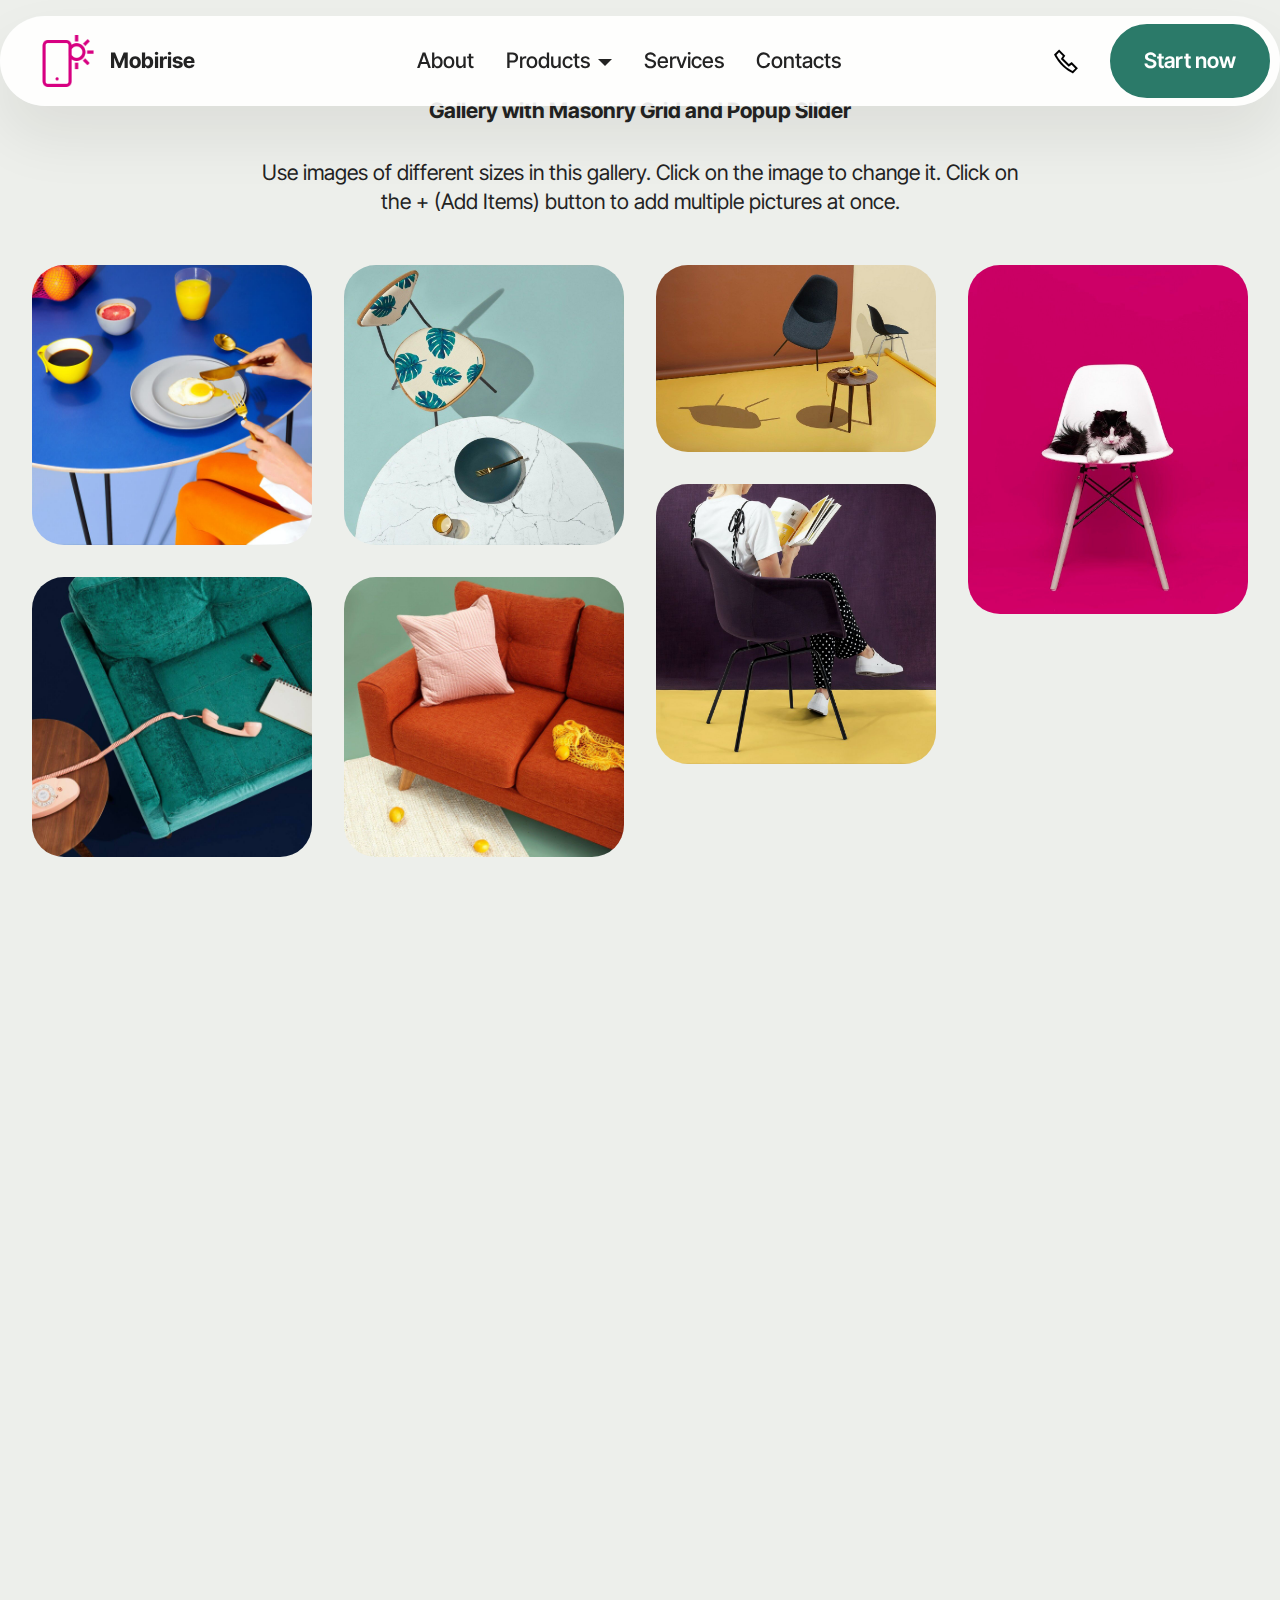
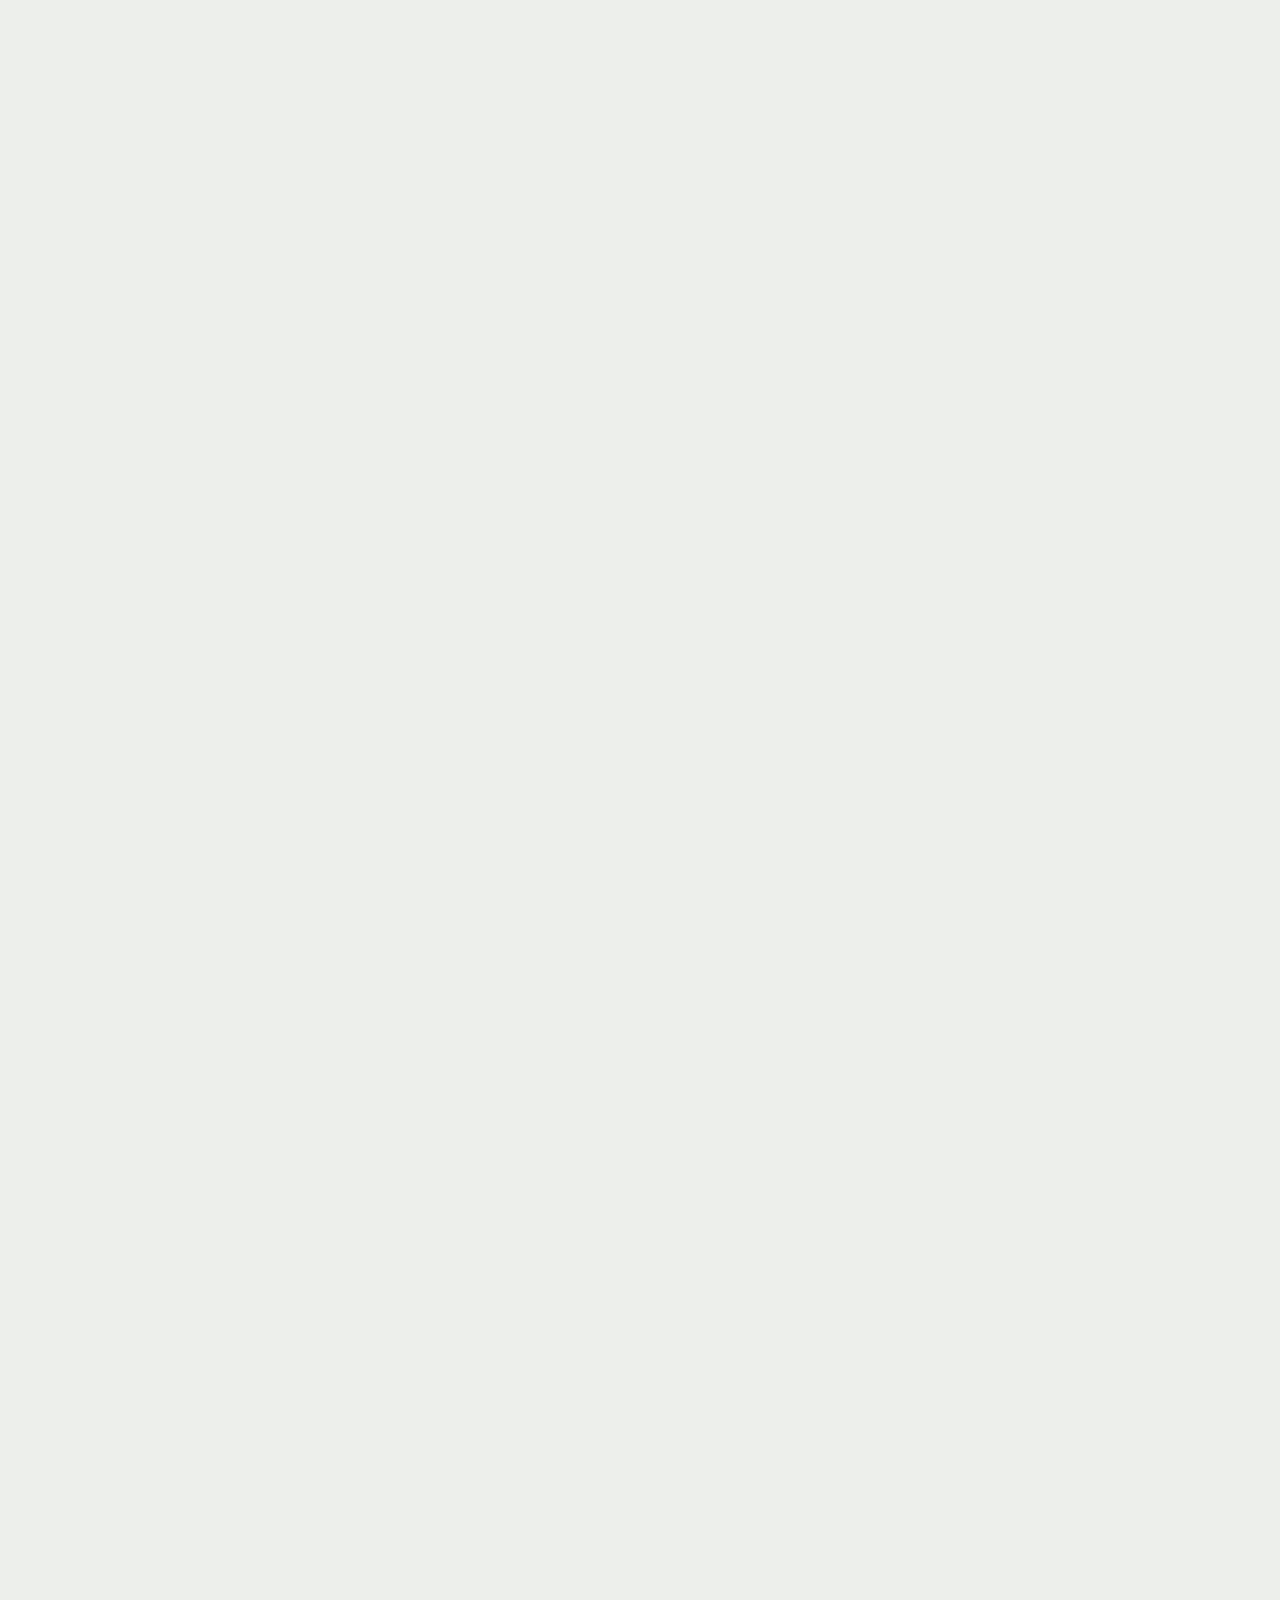
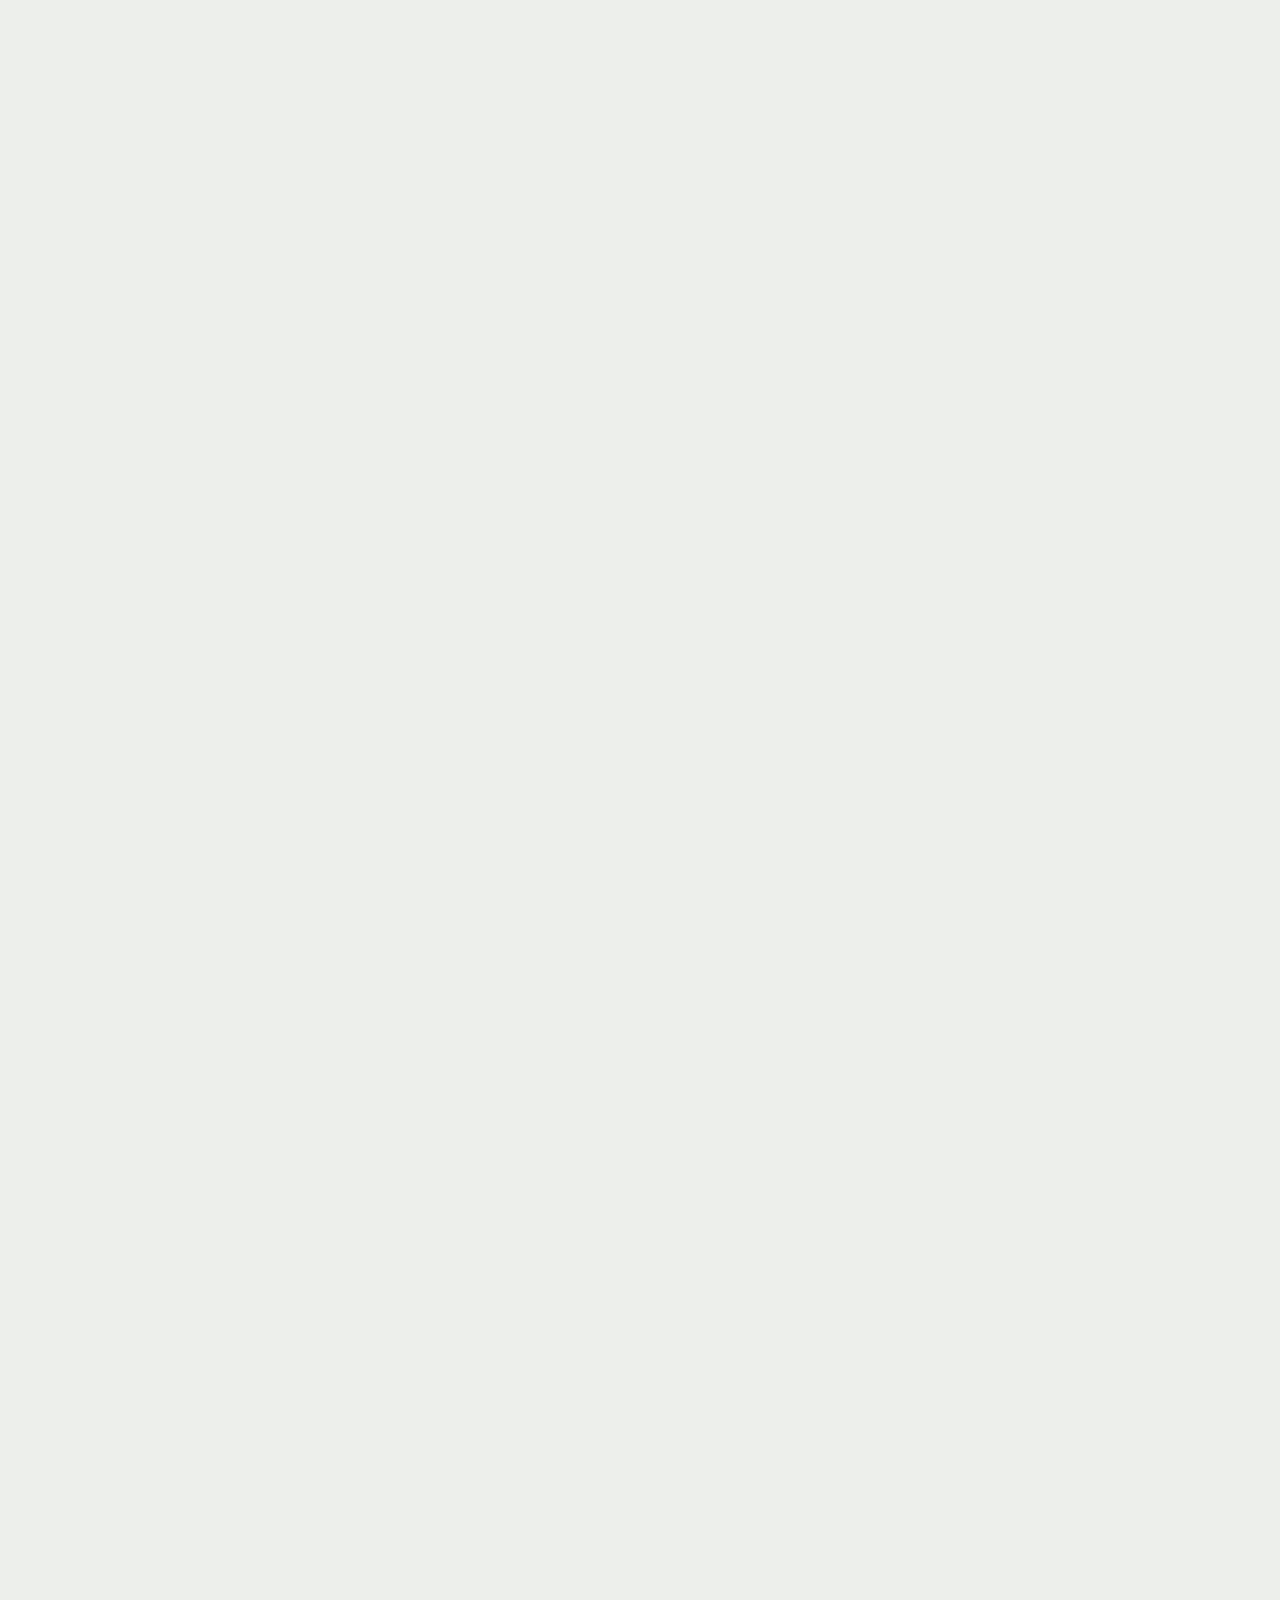
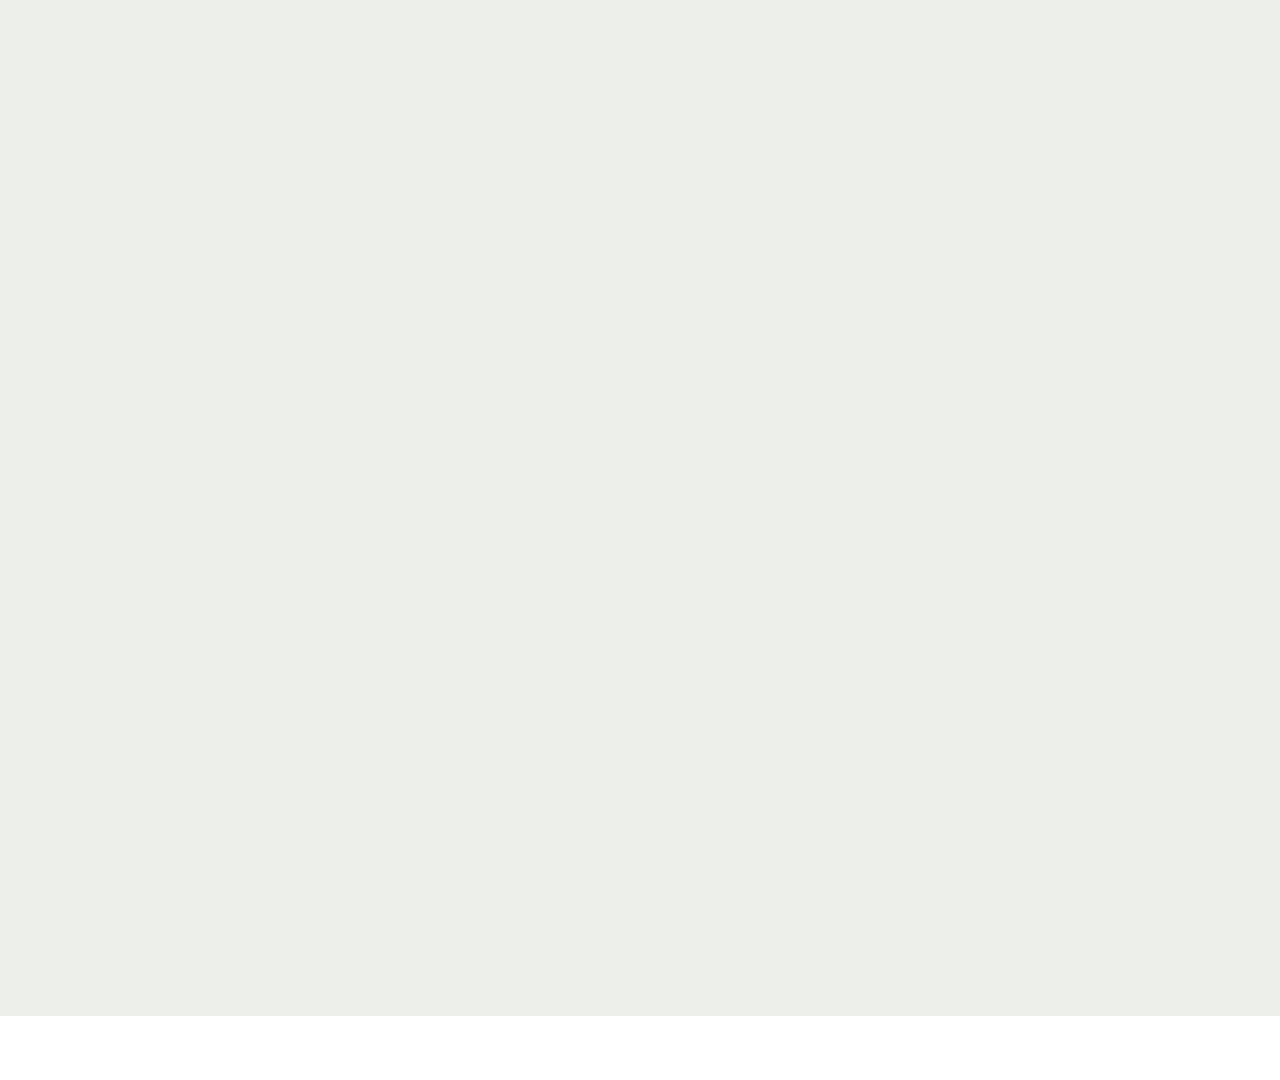
<file: Mobirise_Site/index.html>
<!DOCTYPE html>
<html  >
<head>
  <!-- Site made with Mobirise Website Builder v5.9.18, https://mobirise.com -->
  <meta charset="UTF-8">
  <meta http-equiv="X-UA-Compatible" content="IE=edge">
  <meta name="generator" content="Mobirise v5.9.18, mobirise.com">
  <meta name="viewport" content="width=device-width, initial-scale=1, minimum-scale=1">
  <link rel="shortcut icon" href="assets/images/logo.png" type="image/x-icon">
  <meta name="description" content="">
  
  
  <title>Home</title>
  <link rel="stylesheet" href="assets/web/assets/mobirise-icons2/mobirise2.css">
  <link rel="stylesheet" href="assets/bootstrap/css/bootstrap.min.css">
  <link rel="stylesheet" href="assets/bootstrap/css/bootstrap-grid.min.css">
  <link rel="stylesheet" href="assets/bootstrap/css/bootstrap-reboot.min.css">
  <link rel="stylesheet" href="assets/animatecss/animate.css">
  <link rel="stylesheet" href="assets/dropdown/css/style.css">
  <link rel="stylesheet" href="assets/theme/css/style.css">
  <link rel="stylesheet" href="assets/gallery/style.css">
  <link rel="preload" href="https://fonts.googleapis.com/css?family=Inter+Tight:100,200,300,400,500,600,700,800,900,100i,200i,300i,400i,500i,600i,700i,800i,900i&display=swap" as="style" onload="this.onload=null;this.rel='stylesheet'">
  <noscript><link rel="stylesheet" href="https://fonts.googleapis.com/css?family=Inter+Tight:100,200,300,400,500,600,700,800,900,100i,200i,300i,400i,500i,600i,700i,800i,900i&display=swap"></noscript>
  <link rel="preload" as="style" href="assets/mobirise/css/mbr-additional.css?v=Hh1Vk1"><link rel="stylesheet" href="assets/mobirise/css/mbr-additional.css?v=Hh1Vk1" type="text/css">

  
  
  
</head>
<body>
  
  <section data-bs-version="5.1" class="menu menu2 cid-tJS6tZXiPa" once="menu" id="menu02-0">
	

	<nav class="navbar navbar-dropdown navbar-fixed-top navbar-expand-lg">
		<div class="container">
			<div class="navbar-brand">
				<span class="navbar-logo">
					<a href="https://mobirise.com">
						<img src="assets/images/logo.png" alt="Mobirise Website Builder" style="height: 3.3rem;">
					</a>
				</span>
				<span class="navbar-caption-wrap"><a class="navbar-caption text-black text-primary display-4" href="index.html#header05-1">Mobirise</a></span>
			</div>
			<button class="navbar-toggler" type="button" data-toggle="collapse" data-bs-toggle="collapse" data-target="#navbarSupportedContent" data-bs-target="#navbarSupportedContent" aria-controls="navbarNavAltMarkup" aria-expanded="false" aria-label="Toggle navigation">
				<div class="hamburger">
					<span></span>
					<span></span>
					<span></span>
					<span></span>
				</div>
			</button>
			<div class="collapse navbar-collapse" id="navbarSupportedContent">
				<ul class="navbar-nav nav-dropdown" data-app-modern-menu="true"><li class="nav-item">
						<a class="nav-link link text-black text-primary display-7" href="index.html#header01-7">About</a>
					</li>
					<li class="nav-item dropdown">
						<a class="nav-link link text-black text-primary dropdown-toggle display-7" href="index.html" aria-expanded="false" target="_blank" data-toggle="dropdown-submenu" data-bs-toggle="dropdown" data-bs-auto-close="outside">Products</a><div class="dropdown-menu" aria-labelledby="dropdown-368"><a class="text-black text-primary dropdown-item display-7" href="index.html" target="_blank">Wallet Cases</a><a class="text-black text-primary dropdown-item display-7" href="index.html" target="_blank">Wallet Cases</a><a class="text-black text-primary dropdown-item display-7" href="index.html" target="_blank">Wallet Cases</a><a class="text-black text-primary dropdown-item display-7" href="index.html" target="_blank">Wallet Cases</a><a class="text-black text-primary dropdown-item display-7" href="index.html" target="_blank">Wallet Cases</a><a class="text-black text-primary dropdown-item display-7" href="index.html" target="_blank">Wallet Cases</a></div>
					</li><li class="nav-item"><a class="nav-link link text-black text-primary show display-7" href="index.html" target="_blank">Services</a></li>
					<li class="nav-item">
						<a class="nav-link link text-black text-primary display-7" href="index.html#contacts02-9">Contacts</a>
					</li></ul>
				<div class="icons-menu">
					<a class="iconfont-wrapper" href="https://mobiri.se">
						<span class="p-2 mbr-iconfont mobi-mbri-phone mobi-mbri"></span>
					</a>
					
					
					
				</div>
				<div class="navbar-buttons mbr-section-btn"><a class="btn btn-primary display-4" href="index.html#form02-6"> Start now</a></div>
			</div>
		</div>
	</nav>
</section>

<section data-bs-version="5.1" class="gallery1 mbr-gallery cid-tMlDYtQ5fF" id="gallery02-v">
    

    
    

    <div class="container-fluid">
        <div class="row justify-content-center">
            <div class="col-12 content-head">
                <div class="mbr-section-head mb-5">
                    <h3 class="mbr-section-title mbr-fonts-style align-center m-0 display-7"><strong>Gallery with Masonry Grid and Popup Slider</strong></h3>
                    <h4 class="mbr-section-subtitle mbr-fonts-style align-center mb-0 mt-4 display-7">Use images of different sizes in this gallery. Click on the image to change it. Click on the + (Add Items) button to add multiple pictures at once.</h4>
                </div>
            </div>
        </div>
        <div class="row mbr-gallery mbr-masonry" data-masonry="{&quot;percentPosition&quot;: true }">
            <div class="col-12 col-md-6 col-lg-3 item gallery-image active">
                <div class="item-wrapper" data-toggle="modal" data-bs-toggle="modal" data-target="#uiNYHmXUpn-modal" data-bs-target="#uiNYHmXUpn-modal">
                    <img class="w-100" src="assets/images/gallery03.jpg" alt="Mobirise Website Builder" data-slide-to="0" data-bs-slide-to="0" data-target="#lb-uiNYHmXUpn" data-bs-target="#lb-uiNYHmXUpn">
                    <div class="icon-wrapper">
                        <span class="mobi-mbri mobi-mbri-search mbr-iconfont mbr-iconfont-btn"></span>
                    </div>
                </div>
                
            </div>
            <div class="col-12 col-md-6 col-lg-3 item gallery-image">
                <div class="item-wrapper" data-toggle="modal" data-bs-toggle="modal" data-target="#uiNYHmXUpn-modal" data-bs-target="#uiNYHmXUpn-modal">
                    <img class="w-100" src="assets/images/gallery10.jpg" alt="Mobirise Website Builder" data-slide-to="1" data-bs-slide-to="1" data-target="#lb-uiNYHmXUpn" data-bs-target="#lb-uiNYHmXUpn">
                    <div class="icon-wrapper">
                        <span class="mobi-mbri mobi-mbri-search mbr-iconfont mbr-iconfont-btn"></span>
                    </div>
                </div>
                
            </div><div class="col-12 col-md-6 col-lg-3 item gallery-image">
                <div class="item-wrapper" data-toggle="modal" data-bs-toggle="modal" data-target="#uiNYHmXUpn-modal" data-bs-target="#uiNYHmXUpn-modal">
                    <img class="w-100" src="assets/images/gallery13.jpg" alt="Mobirise Website Builder" data-slide-to="2" data-bs-slide-to="2" data-target="#lb-uiNYHmXUpn" data-bs-target="#lb-uiNYHmXUpn">
                    <div class="icon-wrapper">
                        <span class="mobi-mbri mobi-mbri-search mbr-iconfont mbr-iconfont-btn"></span>
                    </div>
                </div>
                
            </div>
            
            <div class="col-12 col-md-6 col-lg-3 item gallery-image">
                <div class="item-wrapper" data-toggle="modal" data-bs-toggle="modal" data-target="#uiNYHmXUpn-modal" data-bs-target="#uiNYHmXUpn-modal">
                    <img class="w-100" src="assets/images/gallery08.jpg" alt="Mobirise Website Builder" data-slide-to="3" data-bs-slide-to="3" data-target="#lb-uiNYHmXUpn" data-bs-target="#lb-uiNYHmXUpn">
                    <div class="icon-wrapper">
                        <span class="mobi-mbri mobi-mbri-search mbr-iconfont mbr-iconfont-btn"></span>
                    </div>
                </div>
                
            </div>
            <div class="col-12 col-md-6 col-lg-3 item gallery-image">
                <div class="item-wrapper" data-toggle="modal" data-bs-toggle="modal" data-target="#uiNYHmXUpn-modal" data-bs-target="#uiNYHmXUpn-modal">
                    <img class="w-100" src="assets/images/gallery06.jpg" alt="Mobirise Website Builder" data-slide-to="4" data-bs-slide-to="4" data-target="#lb-uiNYHmXUpn" data-bs-target="#lb-uiNYHmXUpn">
                    <div class="icon-wrapper">
                        <span class="mobi-mbri mobi-mbri-search mbr-iconfont mbr-iconfont-btn"></span>
                    </div>
                </div>
                
            </div>
            <div class="col-12 col-md-6 col-lg-3 item gallery-image">
                <div class="item-wrapper" data-toggle="modal" data-bs-toggle="modal" data-target="#uiNYHmXUpn-modal" data-bs-target="#uiNYHmXUpn-modal">
                    <img class="w-100" src="assets/images/gallery02.jpg" alt="Mobirise Website Builder" data-slide-to="5" data-bs-slide-to="5" data-target="#lb-uiNYHmXUpn" data-bs-target="#lb-uiNYHmXUpn">
                    <div class="icon-wrapper">
                        <span class="mobi-mbri mobi-mbri-search mbr-iconfont mbr-iconfont-btn"></span>
                    </div>
                </div>
                
            </div>
            <div class="col-12 col-md-6 col-lg-3 item gallery-image">
                <div class="item-wrapper" data-toggle="modal" data-bs-toggle="modal" data-target="#uiNYHmXUpn-modal" data-bs-target="#uiNYHmXUpn-modal">
                    <img class="w-100" src="assets/images/gallery01.jpg" alt="Mobirise Website Builder" data-slide-to="6" data-bs-slide-to="6" data-target="#lb-uiNYHmXUpn" data-bs-target="#lb-uiNYHmXUpn">
                    <div class="icon-wrapper">
                        <span class="mobi-mbri mobi-mbri-search mbr-iconfont mbr-iconfont-btn"></span>
                    </div>
                </div>
                
            </div>
        </div>

        <div class="modal mbr-slider" tabindex="-1" role="dialog" aria-hidden="true" id="uiNYHmXUpn-modal">
            <div class="modal-dialog" role="document">
                <div class="modal-content">
                    <div class="modal-body">
                        <div class="carousel slide" id="lb-uiNYHmXUpn" data-interval="5000" data-bs-interval="5000">
                            <div class="carousel-inner">
                                <div class="carousel-item active">
                                    <img class="d-block w-100" src="assets/images/gallery03.jpg" alt="Mobirise Website Builder">
                                </div>
                                <div class="carousel-item">
                                    <img class="d-block w-100" src="assets/images/gallery10.jpg" alt="Mobirise Website Builder">
                                </div><div class="carousel-item">
                                    <img class="d-block w-100" src="assets/images/gallery13.jpg" alt="Mobirise Website Builder">
                                </div>
                                
                                <div class="carousel-item">
                                    <img class="d-block w-100" src="assets/images/gallery08.jpg" alt="Mobirise Website Builder">
                                </div>
                                <div class="carousel-item">
                                    <img class="d-block w-100" src="assets/images/gallery06.jpg" alt="Mobirise Website Builder">
                                </div>
                                <div class="carousel-item">
                                    <img class="d-block w-100" src="assets/images/gallery02.jpg" alt="Mobirise Website Builder">
                                </div>
                                <div class="carousel-item">
                                    <img class="d-block w-100" src="assets/images/gallery01.jpg" alt="Mobirise Website Builder">
                                </div>
                            </div>
                            <ol class="carousel-indicators">
                                <li data-slide-to="0" data-bs-slide-to="0" class="active" data-target="#lb-uiNYHmXUpn" data-bs-target="#lb-uiNYHmXUpn"></li>
                                <li data-slide-to="1" data-bs-slide-to="1" data-target="#lb-uiNYHmXUpn" data-bs-target="#lb-uiNYHmXUpn"></li>
                                <li data-slide-to="2" data-bs-slide-to="2" data-target="#lb-uiNYHmXUpn" data-bs-target="#lb-uiNYHmXUpn"></li>
                                <li data-slide-to="3" data-bs-slide-to="3" data-target="#lb-uiNYHmXUpn" data-bs-target="#lb-uiNYHmXUpn"></li>
                                <li data-slide-to="4" data-bs-slide-to="4" data-target="#lb-uiNYHmXUpn" data-bs-target="#lb-uiNYHmXUpn"></li>
                                <li data-slide-to="5" data-bs-slide-to="5" data-target="#lb-uiNYHmXUpn" data-bs-target="#lb-uiNYHmXUpn"></li>
                                <li data-slide-to="6" data-bs-slide-to="6" data-target="#lb-uiNYHmXUpn" data-bs-target="#lb-uiNYHmXUpn"></li>
                            </ol>
                            <a role="button" href="" class="close" data-dismiss="modal" data-bs-dismiss="modal" aria-label="Close">
                            </a>
                            <a class="carousel-control-prev carousel-control" role="button" data-slide="prev" data-bs-slide="prev" href="#lb-uiNYHmXUpn">
                                <span class="mobi-mbri mobi-mbri-arrow-prev" aria-hidden="true"></span>
                                <span class="sr-only visually-hidden">Previous</span>
                            </a>
                            <a class="carousel-control-next carousel-control" role="button" data-slide="next" data-bs-slide="next" href="#lb-uiNYHmXUpn">
                                <span class="mobi-mbri mobi-mbri-arrow-next" aria-hidden="true"></span>
                                <span class="sr-only visually-hidden">Next</span>
                            </a>
                        </div>
                    </div>
                </div>
            </div>
        </div>
    </div>
</section>

<section data-bs-version="5.1" class="header7 cid-tLeaLmEeFr" id="header07-h">
  

  
  
  
  <div class="align-center container">
    <div class="row justify-content-center">
      <div class="col-md-12 col-lg-9 mb-5">
        <h1 class="mbr-section-title mbr-fonts-style display-7"><strong>Block with video</strong>
        </h1>
        <p class="mbr-text mbr-fonts-style mt-4 display-7">
          Click on the media content to replace it. In some blocks, you can change media content via Block Parameters.
        </p>
        
      </div>
    </div>

    <div class="row justify-content-center">
      <div class="mbr-figure col-12 col-md-8"><iframe class="mbr-embedded-video" src="https://www.youtube.com/embed/sGpPgQeEyOc?rel=0&amp;amp;mute=1&amp;showinfo=0&amp;autoplay=1&amp;loop=1&amp;playlist=sGpPgQeEyOc" width="1280" height="720" frameborder="0" allowfullscreen></iframe></div>
    </div>
  </div>
</section>

<section data-bs-version="5.1" class="pricing02 cid-uiMt0YqT5T" id="pricing02-1j">
  
  
  <div class="container-fluid">
    <div class="row justify-content-center">
      <div class="col-12 content-head">
        <div class="mbr-section-head mb-5">
          <h4 class="mbr-section-title mbr-fonts-style align-center mb-0 display-7">
            <strong>Our Products</strong>
          </h4>
          
          
        </div>
      </div>
    </div>
    <div class="row">
      
      <div class="item features-image col-12 col-md-6 col-lg-4 active">
        <div class="item-wrapper">
          <div class="item-img">
            <img src="assets/images/shop3.jpg" alt="Mobirise Website Builder" data-slide-to="3" data-bs-slide-to="3">
          </div>
          <div class="item-content">
            <h5 class="item-title mbr-fonts-style display-5">
              <strong>Branding</strong>
            </h5>
            <h6 class="item-subtitle mbr-fonts-style display-7">
              $10.00
            </h6>
            <p class="mbr-text mbr-fonts-style display-7">
              Lorem ipsum dolor sit amet, consectetur adipiscing elit habitant turpis.<br>
            </p>
            <div class="mbr-section-btn item-footer"><a href="" class="btn item-btn btn-primary display-7">Buy Now</a></div>
          </div>
        </div>
      </div><div class="item features-image col-12 col-md-6 col-lg-4">
        <div class="item-wrapper">
          <div class="item-img">
            <img src="assets/images/shop2.jpg" alt="Mobirise Website Builder" data-slide-to="0" data-bs-slide-to="0">
          </div>
          <div class="item-content">
            <h5 class="item-title mbr-fonts-style display-5">
              <strong>Promotion</strong>
            </h5>
            <h6 class="item-subtitle mbr-fonts-style display-7">
              $7.00
            </h6>
            <p class="mbr-text mbr-fonts-style display-7">
              Lorem ipsum dolor sit amet, consectetur adipiscing elit habitant turpis.
            </p>
            <div class="mbr-section-btn item-footer"><a href="" class="btn item-btn btn-primary display-7">Buy Now</a></div>
          </div>
        </div>
      </div><div class="item features-image col-12 col-md-6 col-lg-4">
        <div class="item-wrapper">
          <div class="item-img">
            <img src="assets/images/shop1.jpg" alt="Mobirise Website Builder" data-slide-to="1" data-bs-slide-to="1">
          </div>
          <div class="item-content">
            <h5 class="item-title mbr-fonts-style display-5">
              <strong>Marketing</strong>
            </h5>
            <h6 class="item-subtitle mbr-fonts-style display-7">
              $5.00
            </h6>
            <p class="mbr-text mbr-fonts-style display-7">
              Lorem ipsum dolor sit amet, consectetur adipiscing elit habitant turpis.
            </p>
            <div class="mbr-section-btn item-footer"><a href="" class="btn item-btn btn-primary display-7">Buy Now</a></div>
          </div>

        </div>
      </div>
      
    </div>
  </div>
</section>

<section data-bs-version="5.1" class="pricing02 cid-uiMxEXInSd" id="pricing02-1n">
  
  
  <div class="container-fluid">
    <div class="row justify-content-center">
      <div class="col-12 content-head">
        <div class="mbr-section-head mb-5">
          <h4 class="mbr-section-title mbr-fonts-style align-center mb-0 display-7">
            <strong>Our Products</strong>
          </h4>
          
          
        </div>
      </div>
    </div>
    <div class="row">
      
      <div class="item features-image col-12 col-md-6 col-lg-4 active">
        <div class="item-wrapper">
          <div class="item-img">
            <img src="assets/images/shop3.jpg" alt="Mobirise Website Builder" data-slide-to="3" data-bs-slide-to="3">
          </div>
          <div class="item-content">
            <h5 class="item-title mbr-fonts-style display-5">
              <strong>Branding</strong>
            </h5>
            <h6 class="item-subtitle mbr-fonts-style display-7">
              $10.00
            </h6>
            <p class="mbr-text mbr-fonts-style display-7">
              Lorem ipsum dolor sit amet, consectetur adipiscing elit habitant turpis.<br>
            </p>
            <div class="mbr-section-btn item-footer"><a href="" class="btn item-btn btn-primary display-7">Buy Now</a></div>
          </div>
        </div>
      </div><div class="item features-image col-12 col-md-6 col-lg-4">
        <div class="item-wrapper">
          <div class="item-img">
            <img src="assets/images/shop2.jpg" alt="Mobirise Website Builder" data-slide-to="0" data-bs-slide-to="0">
          </div>
          <div class="item-content">
            <h5 class="item-title mbr-fonts-style display-5">
              <strong>Promotion</strong>
            </h5>
            <h6 class="item-subtitle mbr-fonts-style display-7">
              $7.00
            </h6>
            <p class="mbr-text mbr-fonts-style display-7">
              Lorem ipsum dolor sit amet, consectetur adipiscing elit habitant turpis.
            </p>
            <div class="mbr-section-btn item-footer"><a href="" class="btn item-btn btn-primary display-7">Buy Now</a></div>
          </div>
        </div>
      </div><div class="item features-image col-12 col-md-6 col-lg-4">
        <div class="item-wrapper">
          <div class="item-img">
            <img src="assets/images/shop1.jpg" alt="Mobirise Website Builder" data-slide-to="1" data-bs-slide-to="1">
          </div>
          <div class="item-content">
            <h5 class="item-title mbr-fonts-style display-5">
              <strong>Marketing</strong>
            </h5>
            <h6 class="item-subtitle mbr-fonts-style display-7">
              $5.00
            </h6>
            <p class="mbr-text mbr-fonts-style display-7">
              Lorem ipsum dolor sit amet, consectetur adipiscing elit habitant turpis.
            </p>
            <div class="mbr-section-btn item-footer"><a href="" class="btn item-btn btn-primary display-7">Buy Now</a></div>
          </div>

        </div>
      </div>
      
    </div>
  </div>
</section>

<section data-bs-version="5.1" class="pricing02 cid-uiMxG7nXHB" id="pricing02-1o">
  
  
  <div class="container-fluid">
    <div class="row justify-content-center">
      <div class="col-12 content-head">
        <div class="mbr-section-head mb-5">
          <h4 class="mbr-section-title mbr-fonts-style align-center mb-0 display-7">
            <strong>Our Products</strong>
          </h4>
          
          
        </div>
      </div>
    </div>
    <div class="row">
      
      <div class="item features-image col-12 col-md-6 col-lg-4 active">
        <div class="item-wrapper">
          <div class="item-img">
            <img src="assets/images/shop3.jpg" alt="Mobirise Website Builder" data-slide-to="3" data-bs-slide-to="3">
          </div>
          <div class="item-content">
            <h5 class="item-title mbr-fonts-style display-5">
              <strong>Branding</strong>
            </h5>
            <h6 class="item-subtitle mbr-fonts-style display-7">
              $10.00
            </h6>
            <p class="mbr-text mbr-fonts-style display-7">
              Lorem ipsum dolor sit amet, consectetur adipiscing elit habitant turpis.<br>
            </p>
            <div class="mbr-section-btn item-footer"><a href="" class="btn item-btn btn-primary display-7">Buy Now</a></div>
          </div>
        </div>
      </div><div class="item features-image col-12 col-md-6 col-lg-4">
        <div class="item-wrapper">
          <div class="item-img">
            <img src="assets/images/shop2.jpg" alt="Mobirise Website Builder" data-slide-to="0" data-bs-slide-to="0">
          </div>
          <div class="item-content">
            <h5 class="item-title mbr-fonts-style display-5">
              <strong>Promotion</strong>
            </h5>
            <h6 class="item-subtitle mbr-fonts-style display-7">
              $7.00
            </h6>
            <p class="mbr-text mbr-fonts-style display-7">
              Lorem ipsum dolor sit amet, consectetur adipiscing elit habitant turpis.
            </p>
            <div class="mbr-section-btn item-footer"><a href="" class="btn item-btn btn-primary display-7">Buy Now</a></div>
          </div>
        </div>
      </div><div class="item features-image col-12 col-md-6 col-lg-4">
        <div class="item-wrapper">
          <div class="item-img">
            <img src="assets/images/shop1.jpg" alt="Mobirise Website Builder" data-slide-to="1" data-bs-slide-to="1">
          </div>
          <div class="item-content">
            <h5 class="item-title mbr-fonts-style display-5">
              <strong>Marketing</strong>
            </h5>
            <h6 class="item-subtitle mbr-fonts-style display-7">
              $5.00
            </h6>
            <p class="mbr-text mbr-fonts-style display-7">
              Lorem ipsum dolor sit amet, consectetur adipiscing elit habitant turpis.
            </p>
            <div class="mbr-section-btn item-footer"><a href="" class="btn item-btn btn-primary display-7">Buy Now</a></div>
          </div>

        </div>
      </div>
      
    </div>
  </div>
</section>

<section data-bs-version="5.1" class="pricing02 cid-uiMxGtQ0zc" id="pricing02-1p">
  
  
  <div class="container-fluid">
    <div class="row justify-content-center">
      <div class="col-12 content-head">
        <div class="mbr-section-head mb-5">
          <h4 class="mbr-section-title mbr-fonts-style align-center mb-0 display-7">
            <strong>Our Products</strong>
          </h4>
          
          
        </div>
      </div>
    </div>
    <div class="row">
      
      <div class="item features-image col-12 col-md-6 col-lg-4 active">
        <div class="item-wrapper">
          <div class="item-img">
            <img src="assets/images/shop3.jpg" alt="Mobirise Website Builder" data-slide-to="3" data-bs-slide-to="3">
          </div>
          <div class="item-content">
            <h5 class="item-title mbr-fonts-style display-5">
              <strong>Branding</strong>
            </h5>
            <h6 class="item-subtitle mbr-fonts-style display-7">
              $10.00
            </h6>
            <p class="mbr-text mbr-fonts-style display-7">
              Lorem ipsum dolor sit amet, consectetur adipiscing elit habitant turpis.<br>
            </p>
            <div class="mbr-section-btn item-footer"><a href="" class="btn item-btn btn-primary display-7">Buy Now</a></div>
          </div>
        </div>
      </div><div class="item features-image col-12 col-md-6 col-lg-4">
        <div class="item-wrapper">
          <div class="item-img">
            <img src="assets/images/shop2.jpg" alt="Mobirise Website Builder" data-slide-to="0" data-bs-slide-to="0">
          </div>
          <div class="item-content">
            <h5 class="item-title mbr-fonts-style display-5">
              <strong>Promotion</strong>
            </h5>
            <h6 class="item-subtitle mbr-fonts-style display-7">
              $7.00
            </h6>
            <p class="mbr-text mbr-fonts-style display-7">
              Lorem ipsum dolor sit amet, consectetur adipiscing elit habitant turpis.
            </p>
            <div class="mbr-section-btn item-footer"><a href="" class="btn item-btn btn-primary display-7">Buy Now</a></div>
          </div>
        </div>
      </div><div class="item features-image col-12 col-md-6 col-lg-4">
        <div class="item-wrapper">
          <div class="item-img">
            <img src="assets/images/shop1.jpg" alt="Mobirise Website Builder" data-slide-to="1" data-bs-slide-to="1">
          </div>
          <div class="item-content">
            <h5 class="item-title mbr-fonts-style display-5">
              <strong>Marketing</strong>
            </h5>
            <h6 class="item-subtitle mbr-fonts-style display-7">
              $5.00
            </h6>
            <p class="mbr-text mbr-fonts-style display-7">
              Lorem ipsum dolor sit amet, consectetur adipiscing elit habitant turpis.
            </p>
            <div class="mbr-section-btn item-footer"><a href="" class="btn item-btn btn-primary display-7">Buy Now</a></div>
          </div>

        </div>
      </div>
      
    </div>
  </div>
</section>

<section data-bs-version="5.1" class="pricing02 cid-uiMxGWBntM" id="pricing02-1q">
  
  
  <div class="container-fluid">
    <div class="row justify-content-center">
      <div class="col-12 content-head">
        <div class="mbr-section-head mb-5">
          <h4 class="mbr-section-title mbr-fonts-style align-center mb-0 display-7">
            <strong>Our Products</strong>
          </h4>
          
          
        </div>
      </div>
    </div>
    <div class="row">
      
      <div class="item features-image col-12 col-md-6 col-lg-4 active">
        <div class="item-wrapper">
          <div class="item-img">
            <img src="assets/images/shop3.jpg" alt="Mobirise Website Builder" data-slide-to="3" data-bs-slide-to="3">
          </div>
          <div class="item-content">
            <h5 class="item-title mbr-fonts-style display-5">
              <strong>Branding</strong>
            </h5>
            <h6 class="item-subtitle mbr-fonts-style display-7">
              $10.00
            </h6>
            <p class="mbr-text mbr-fonts-style display-7">
              Lorem ipsum dolor sit amet, consectetur adipiscing elit habitant turpis.<br>
            </p>
            <div class="mbr-section-btn item-footer"><a href="" class="btn item-btn btn-primary display-7">Buy Now</a></div>
          </div>
        </div>
      </div><div class="item features-image col-12 col-md-6 col-lg-4">
        <div class="item-wrapper">
          <div class="item-img">
            <img src="assets/images/shop2.jpg" alt="Mobirise Website Builder" data-slide-to="0" data-bs-slide-to="0">
          </div>
          <div class="item-content">
            <h5 class="item-title mbr-fonts-style display-5">
              <strong>Promotion</strong>
            </h5>
            <h6 class="item-subtitle mbr-fonts-style display-7">
              $7.00
            </h6>
            <p class="mbr-text mbr-fonts-style display-7">
              Lorem ipsum dolor sit amet, consectetur adipiscing elit habitant turpis.
            </p>
            <div class="mbr-section-btn item-footer"><a href="" class="btn item-btn btn-primary display-7">Buy Now</a></div>
          </div>
        </div>
      </div><div class="item features-image col-12 col-md-6 col-lg-4">
        <div class="item-wrapper">
          <div class="item-img">
            <img src="assets/images/shop1.jpg" alt="Mobirise Website Builder" data-slide-to="1" data-bs-slide-to="1">
          </div>
          <div class="item-content">
            <h5 class="item-title mbr-fonts-style display-5">
              <strong>Marketing</strong>
            </h5>
            <h6 class="item-subtitle mbr-fonts-style display-7">
              $5.00
            </h6>
            <p class="mbr-text mbr-fonts-style display-7">
              Lorem ipsum dolor sit amet, consectetur adipiscing elit habitant turpis.
            </p>
            <div class="mbr-section-btn item-footer"><a href="" class="btn item-btn btn-primary display-7">Buy Now</a></div>
          </div>

        </div>
      </div>
      
    </div>
  </div>
</section><section class="display-7" style="padding: 0;align-items: center;justify-content: center;flex-wrap: wrap;    align-content: center;display: flex;position: relative;height: 4rem;"><a href="https://mobiri.se/3258871" style="flex: 1 1;height: 4rem;position: absolute;width: 100%;z-index: 1;"><img alt="" style="height: 4rem;" src="[data-uri]"></a><p style="margin: 0;text-align: center;" class="display-7">&#8204;</p><a style="z-index:1" href="https://mobirise.com/builder/ai-website-maker.html">Best AI Website Maker</a></section><script src="assets/bootstrap/js/bootstrap.bundle.min.js"></script>  <script src="assets/smoothscroll/smooth-scroll.js"></script>  <script src="assets/ytplayer/index.js"></script>  <script src="assets/dropdown/js/navbar-dropdown.js"></script>  <script src="assets/masonry/masonry.pkgd.min.js"></script>  <script src="assets/imagesloaded/imagesloaded.pkgd.min.js"></script>  <script src="assets/theme/js/script.js"></script>  <script src="assets/gallery/player.min.js"></script>  <script src="assets/gallery/script.js"></script>  
  
  
  <input name="animation" type="hidden">
  </body>
</html>
</file>
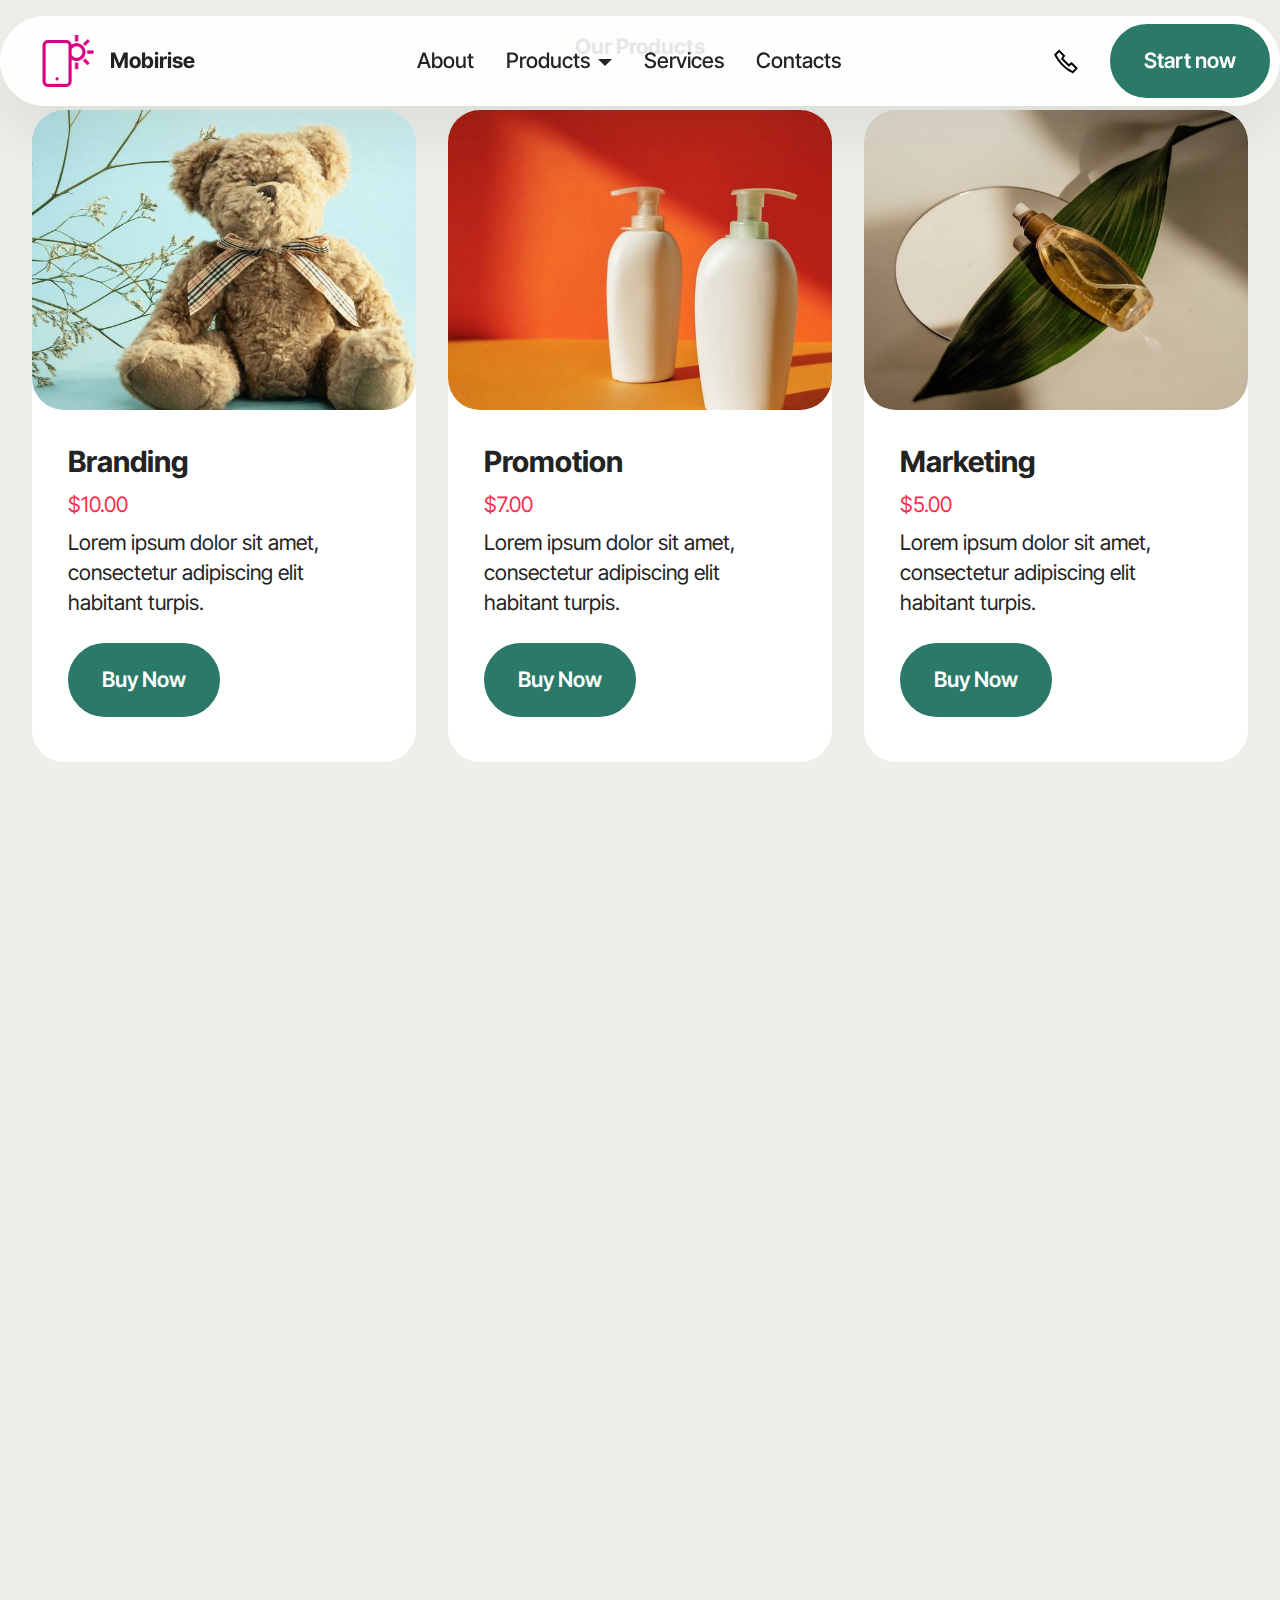
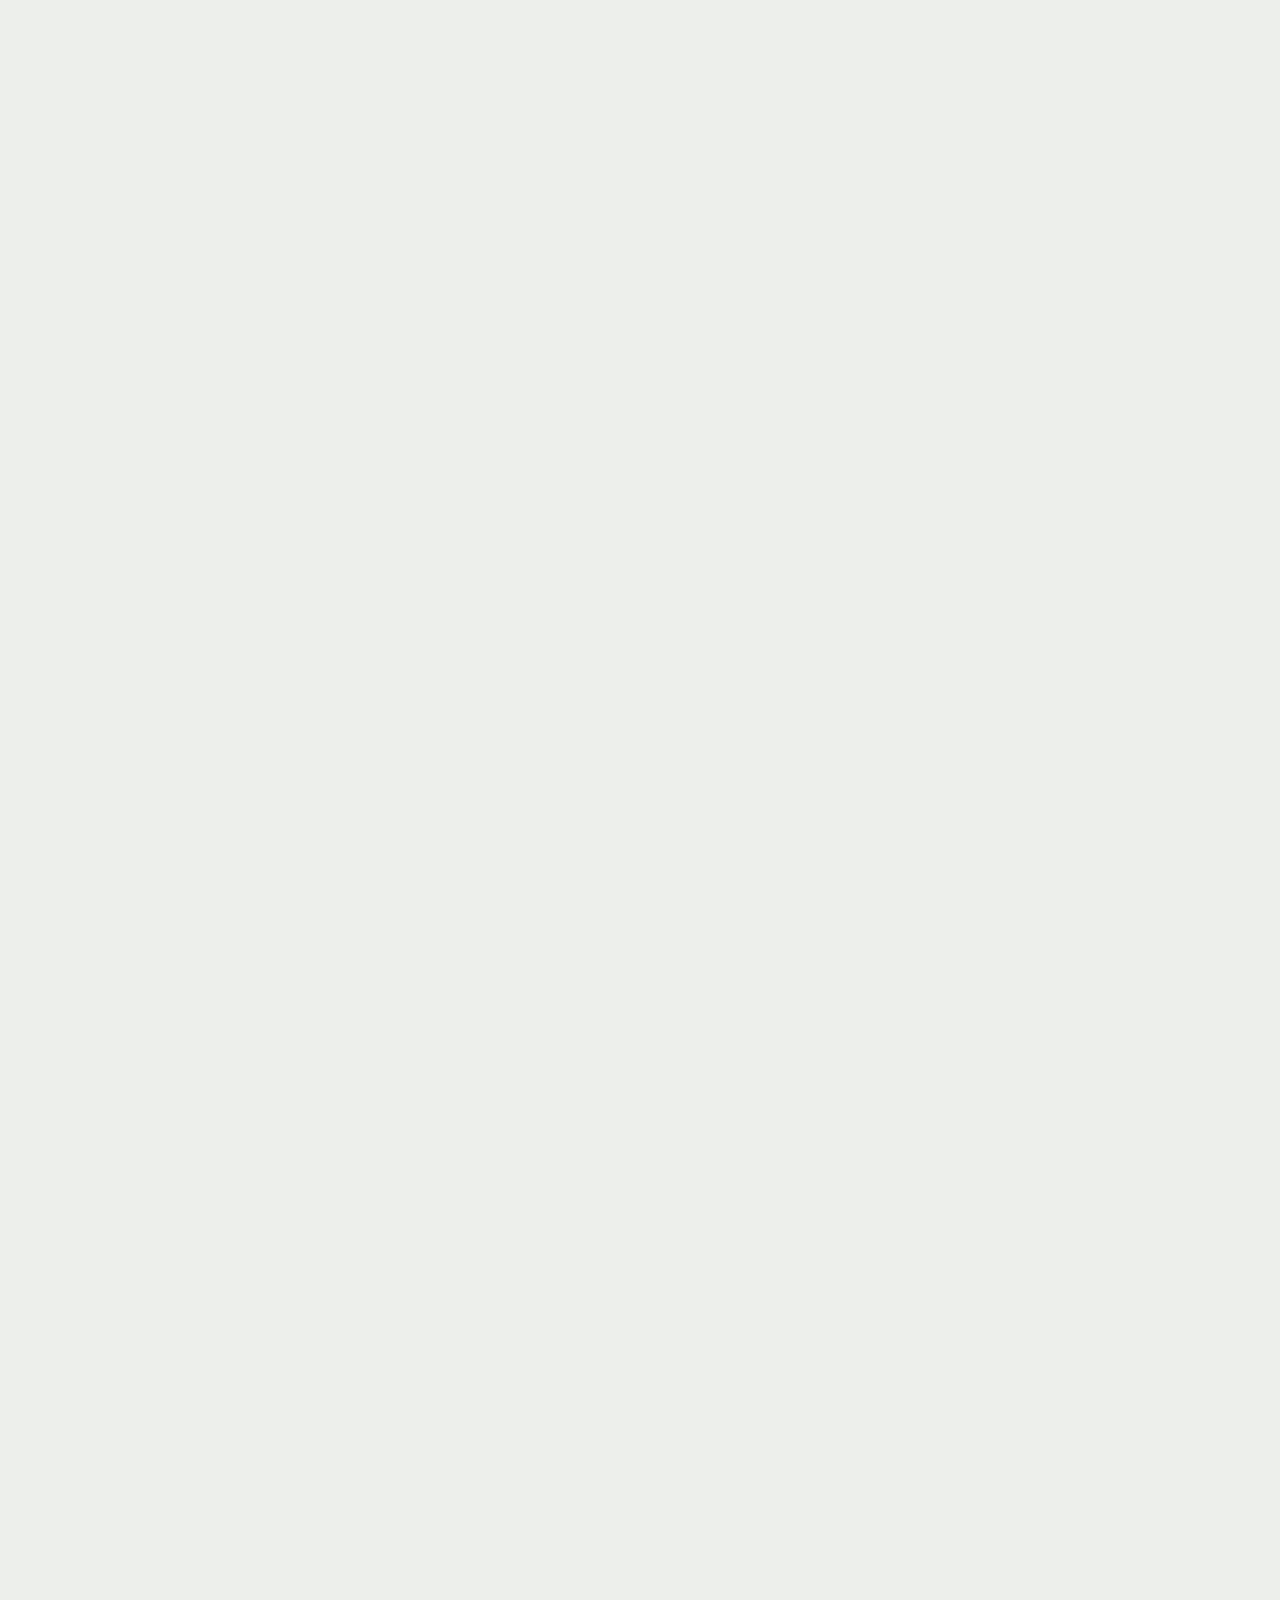
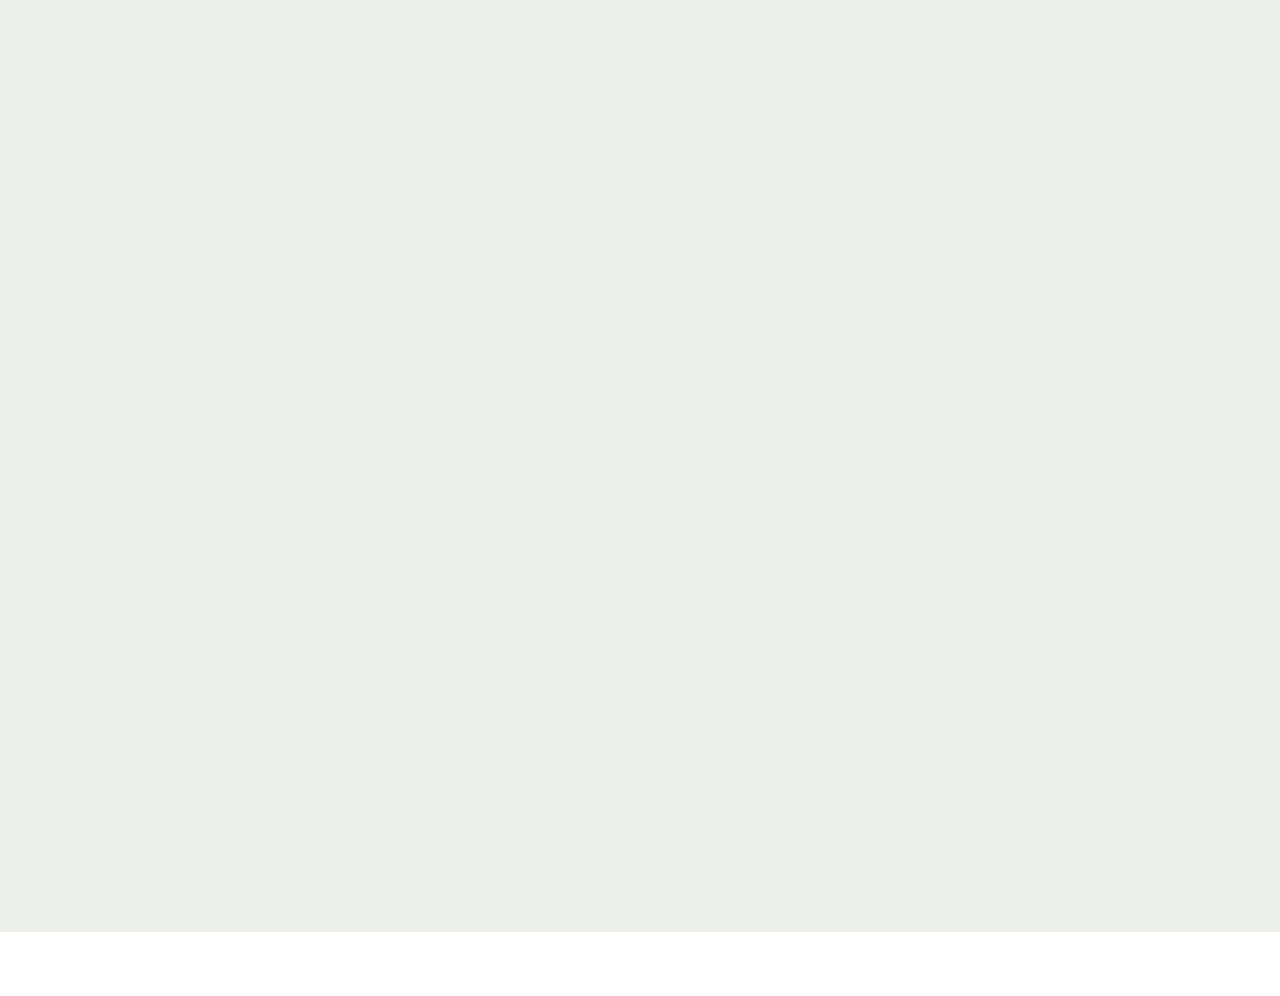
<file: Mobirise_Site/page1.html>
<!DOCTYPE html>
<html  >
<head>
  <!-- Site made with Mobirise Website Builder v5.9.18, https://mobirise.com -->
  <meta charset="UTF-8">
  <meta http-equiv="X-UA-Compatible" content="IE=edge">
  <meta name="generator" content="Mobirise v5.9.18, mobirise.com">
  <meta name="viewport" content="width=device-width, initial-scale=1, minimum-scale=1">
  <link rel="shortcut icon" href="assets/images/logo.png" type="image/x-icon">
  <meta name="description" content="">
  
  
  <title>PRODUCT PAGES 1</title>
  <link rel="stylesheet" href="assets/web/assets/mobirise-icons2/mobirise2.css">
  <link rel="stylesheet" href="assets/bootstrap/css/bootstrap.min.css">
  <link rel="stylesheet" href="assets/bootstrap/css/bootstrap-grid.min.css">
  <link rel="stylesheet" href="assets/bootstrap/css/bootstrap-reboot.min.css">
  <link rel="stylesheet" href="assets/animatecss/animate.css">
  <link rel="stylesheet" href="assets/dropdown/css/style.css">
  <link rel="stylesheet" href="assets/theme/css/style.css">
  <link rel="preload" href="https://fonts.googleapis.com/css?family=Inter+Tight:100,200,300,400,500,600,700,800,900,100i,200i,300i,400i,500i,600i,700i,800i,900i&display=swap" as="style" onload="this.onload=null;this.rel='stylesheet'">
  <noscript><link rel="stylesheet" href="https://fonts.googleapis.com/css?family=Inter+Tight:100,200,300,400,500,600,700,800,900,100i,200i,300i,400i,500i,600i,700i,800i,900i&display=swap"></noscript>
  <link rel="preload" as="style" href="assets/mobirise/css/mbr-additional.css?v=dXF4mF"><link rel="stylesheet" href="assets/mobirise/css/mbr-additional.css?v=dXF4mF" type="text/css">

  
  
  
</head>
<body>
  
  <section data-bs-version="5.1" class="menu menu2 cid-tJS6tZXiPa" once="menu" id="menu02-1r">
	

	<nav class="navbar navbar-dropdown navbar-fixed-top navbar-expand-lg">
		<div class="container">
			<div class="navbar-brand">
				<span class="navbar-logo">
					<a href="https://mobirise.com">
						<img src="assets/images/logo.png" alt="Mobirise Website Builder" style="height: 3.3rem;">
					</a>
				</span>
				<span class="navbar-caption-wrap"><a class="navbar-caption text-black text-primary display-4" href="index.html#header05-1">Mobirise</a></span>
			</div>
			<button class="navbar-toggler" type="button" data-toggle="collapse" data-bs-toggle="collapse" data-target="#navbarSupportedContent" data-bs-target="#navbarSupportedContent" aria-controls="navbarNavAltMarkup" aria-expanded="false" aria-label="Toggle navigation">
				<div class="hamburger">
					<span></span>
					<span></span>
					<span></span>
					<span></span>
				</div>
			</button>
			<div class="collapse navbar-collapse" id="navbarSupportedContent">
				<ul class="navbar-nav nav-dropdown" data-app-modern-menu="true"><li class="nav-item">
						<a class="nav-link link text-black text-primary display-7" href="index.html#header01-7">About</a>
					</li>
					<li class="nav-item dropdown">
						<a class="nav-link link text-black text-primary dropdown-toggle display-7" href="index.html" aria-expanded="false" target="_blank" data-toggle="dropdown-submenu" data-bs-toggle="dropdown" data-bs-auto-close="outside">Products</a><div class="dropdown-menu" aria-labelledby="dropdown-368"><a class="text-black text-primary dropdown-item display-7" href="index.html" target="_blank">Wallet Cases</a><a class="text-black text-primary dropdown-item display-7" href="index.html" target="_blank">Wallet Cases</a><a class="text-black text-primary dropdown-item display-7" href="index.html" target="_blank">Wallet Cases</a><a class="text-black text-primary dropdown-item display-7" href="index.html" target="_blank">Wallet Cases</a><a class="text-black text-primary dropdown-item display-7" href="index.html" target="_blank">Wallet Cases</a><a class="text-black text-primary dropdown-item display-7" href="index.html" target="_blank">Wallet Cases</a></div>
					</li><li class="nav-item"><a class="nav-link link text-black text-primary show display-7" href="index.html" target="_blank">Services</a></li>
					<li class="nav-item">
						<a class="nav-link link text-black text-primary display-7" href="index.html#contacts02-9">Contacts</a>
					</li></ul>
				<div class="icons-menu">
					<a class="iconfont-wrapper" href="https://mobiri.se">
						<span class="p-2 mbr-iconfont mobi-mbri-phone mobi-mbri"></span>
					</a>
					
					
					
				</div>
				<div class="navbar-buttons mbr-section-btn"><a class="btn btn-primary display-4" href="index.html#form02-6"> Start now</a></div>
			</div>
		</div>
	</nav>
</section>

<section data-bs-version="5.1" class="pricing02 cid-uiMAt4v56g" id="pricing02-1s">
  
  
  <div class="container-fluid">
    <div class="row justify-content-center">
      <div class="col-12 content-head">
        <div class="mbr-section-head mb-5">
          <h4 class="mbr-section-title mbr-fonts-style align-center mb-0 display-7">
            <strong>Our Products</strong>
          </h4>
          
          
        </div>
      </div>
    </div>
    <div class="row">
      
      <div class="item features-image col-12 col-md-6 col-lg-4 active">
        <div class="item-wrapper">
          <div class="item-img">
            <img src="assets/images/shop3.jpg" alt="Mobirise Website Builder" data-slide-to="3" data-bs-slide-to="3">
          </div>
          <div class="item-content">
            <h5 class="item-title mbr-fonts-style display-5">
              <strong>Branding</strong>
            </h5>
            <h6 class="item-subtitle mbr-fonts-style display-7">
              $10.00
            </h6>
            <p class="mbr-text mbr-fonts-style display-7">
              Lorem ipsum dolor sit amet, consectetur adipiscing elit habitant turpis.<br>
            </p>
            <div class="mbr-section-btn item-footer"><a href="" class="btn item-btn btn-primary display-7">Buy Now</a></div>
          </div>
        </div>
      </div><div class="item features-image col-12 col-md-6 col-lg-4">
        <div class="item-wrapper">
          <div class="item-img">
            <img src="assets/images/shop2.jpg" alt="Mobirise Website Builder" data-slide-to="0" data-bs-slide-to="0">
          </div>
          <div class="item-content">
            <h5 class="item-title mbr-fonts-style display-5">
              <strong>Promotion</strong>
            </h5>
            <h6 class="item-subtitle mbr-fonts-style display-7">
              $7.00
            </h6>
            <p class="mbr-text mbr-fonts-style display-7">
              Lorem ipsum dolor sit amet, consectetur adipiscing elit habitant turpis.
            </p>
            <div class="mbr-section-btn item-footer"><a href="" class="btn item-btn btn-primary display-7">Buy Now</a></div>
          </div>
        </div>
      </div><div class="item features-image col-12 col-md-6 col-lg-4">
        <div class="item-wrapper">
          <div class="item-img">
            <img src="assets/images/shop1.jpg" alt="Mobirise Website Builder" data-slide-to="1" data-bs-slide-to="1">
          </div>
          <div class="item-content">
            <h5 class="item-title mbr-fonts-style display-5">
              <strong>Marketing</strong>
            </h5>
            <h6 class="item-subtitle mbr-fonts-style display-7">
              $5.00
            </h6>
            <p class="mbr-text mbr-fonts-style display-7">
              Lorem ipsum dolor sit amet, consectetur adipiscing elit habitant turpis.
            </p>
            <div class="mbr-section-btn item-footer"><a href="" class="btn item-btn btn-primary display-7">Buy Now</a></div>
          </div>

        </div>
      </div>
      
    </div>
  </div>
</section>

<section data-bs-version="5.1" class="pricing02 cid-uiMAtn9CRA" id="pricing02-1t">
  
  
  <div class="container-fluid">
    <div class="row justify-content-center">
      <div class="col-12 content-head">
        <div class="mbr-section-head mb-5">
          <h4 class="mbr-section-title mbr-fonts-style align-center mb-0 display-7">
            <strong>Our Products</strong>
          </h4>
          
          
        </div>
      </div>
    </div>
    <div class="row">
      
      <div class="item features-image col-12 col-md-6 col-lg-4 active">
        <div class="item-wrapper">
          <div class="item-img">
            <img src="assets/images/shop3.jpg" alt="Mobirise Website Builder" data-slide-to="3" data-bs-slide-to="3">
          </div>
          <div class="item-content">
            <h5 class="item-title mbr-fonts-style display-5">
              <strong>Branding</strong>
            </h5>
            <h6 class="item-subtitle mbr-fonts-style display-7">
              $10.00
            </h6>
            <p class="mbr-text mbr-fonts-style display-7">
              Lorem ipsum dolor sit amet, consectetur adipiscing elit habitant turpis.<br>
            </p>
            <div class="mbr-section-btn item-footer"><a href="" class="btn item-btn btn-primary display-7">Buy Now</a></div>
          </div>
        </div>
      </div><div class="item features-image col-12 col-md-6 col-lg-4">
        <div class="item-wrapper">
          <div class="item-img">
            <img src="assets/images/shop2.jpg" alt="Mobirise Website Builder" data-slide-to="0" data-bs-slide-to="0">
          </div>
          <div class="item-content">
            <h5 class="item-title mbr-fonts-style display-5">
              <strong>Promotion</strong>
            </h5>
            <h6 class="item-subtitle mbr-fonts-style display-7">
              $7.00
            </h6>
            <p class="mbr-text mbr-fonts-style display-7">
              Lorem ipsum dolor sit amet, consectetur adipiscing elit habitant turpis.
            </p>
            <div class="mbr-section-btn item-footer"><a href="" class="btn item-btn btn-primary display-7">Buy Now</a></div>
          </div>
        </div>
      </div><div class="item features-image col-12 col-md-6 col-lg-4">
        <div class="item-wrapper">
          <div class="item-img">
            <img src="assets/images/shop1.jpg" alt="Mobirise Website Builder" data-slide-to="1" data-bs-slide-to="1">
          </div>
          <div class="item-content">
            <h5 class="item-title mbr-fonts-style display-5">
              <strong>Marketing</strong>
            </h5>
            <h6 class="item-subtitle mbr-fonts-style display-7">
              $5.00
            </h6>
            <p class="mbr-text mbr-fonts-style display-7">
              Lorem ipsum dolor sit amet, consectetur adipiscing elit habitant turpis.
            </p>
            <div class="mbr-section-btn item-footer"><a href="" class="btn item-btn btn-primary display-7">Buy Now</a></div>
          </div>

        </div>
      </div>
      
    </div>
  </div>
</section>

<section data-bs-version="5.1" class="pricing02 cid-uiMAtwWOoS" id="pricing02-1u">
  
  
  <div class="container-fluid">
    <div class="row justify-content-center">
      <div class="col-12 content-head">
        <div class="mbr-section-head mb-5">
          <h4 class="mbr-section-title mbr-fonts-style align-center mb-0 display-7">
            <strong>Our Products</strong>
          </h4>
          
          
        </div>
      </div>
    </div>
    <div class="row">
      
      <div class="item features-image col-12 col-md-6 col-lg-4 active">
        <div class="item-wrapper">
          <div class="item-img">
            <img src="assets/images/shop3.jpg" alt="Mobirise Website Builder" data-slide-to="3" data-bs-slide-to="3">
          </div>
          <div class="item-content">
            <h5 class="item-title mbr-fonts-style display-5">
              <strong>Branding</strong>
            </h5>
            <h6 class="item-subtitle mbr-fonts-style display-7">
              $10.00
            </h6>
            <p class="mbr-text mbr-fonts-style display-7">
              Lorem ipsum dolor sit amet, consectetur adipiscing elit habitant turpis.<br>
            </p>
            <div class="mbr-section-btn item-footer"><a href="" class="btn item-btn btn-primary display-7">Buy Now</a></div>
          </div>
        </div>
      </div><div class="item features-image col-12 col-md-6 col-lg-4">
        <div class="item-wrapper">
          <div class="item-img">
            <img src="assets/images/shop2.jpg" alt="Mobirise Website Builder" data-slide-to="0" data-bs-slide-to="0">
          </div>
          <div class="item-content">
            <h5 class="item-title mbr-fonts-style display-5">
              <strong>Promotion</strong>
            </h5>
            <h6 class="item-subtitle mbr-fonts-style display-7">
              $7.00
            </h6>
            <p class="mbr-text mbr-fonts-style display-7">
              Lorem ipsum dolor sit amet, consectetur adipiscing elit habitant turpis.
            </p>
            <div class="mbr-section-btn item-footer"><a href="" class="btn item-btn btn-primary display-7">Buy Now</a></div>
          </div>
        </div>
      </div><div class="item features-image col-12 col-md-6 col-lg-4">
        <div class="item-wrapper">
          <div class="item-img">
            <img src="assets/images/shop1.jpg" alt="Mobirise Website Builder" data-slide-to="1" data-bs-slide-to="1">
          </div>
          <div class="item-content">
            <h5 class="item-title mbr-fonts-style display-5">
              <strong>Marketing</strong>
            </h5>
            <h6 class="item-subtitle mbr-fonts-style display-7">
              $5.00
            </h6>
            <p class="mbr-text mbr-fonts-style display-7">
              Lorem ipsum dolor sit amet, consectetur adipiscing elit habitant turpis.
            </p>
            <div class="mbr-section-btn item-footer"><a href="" class="btn item-btn btn-primary display-7">Buy Now</a></div>
          </div>

        </div>
      </div>
      
    </div>
  </div>
</section>

<section data-bs-version="5.1" class="pricing02 cid-uiMAtG5YuQ" id="pricing02-1v">
  
  
  <div class="container-fluid">
    <div class="row justify-content-center">
      <div class="col-12 content-head">
        <div class="mbr-section-head mb-5">
          <h4 class="mbr-section-title mbr-fonts-style align-center mb-0 display-7">
            <strong>Our Products</strong>
          </h4>
          
          
        </div>
      </div>
    </div>
    <div class="row">
      
      <div class="item features-image col-12 col-md-6 col-lg-4 active">
        <div class="item-wrapper">
          <div class="item-img">
            <img src="assets/images/shop3.jpg" alt="Mobirise Website Builder" data-slide-to="3" data-bs-slide-to="3">
          </div>
          <div class="item-content">
            <h5 class="item-title mbr-fonts-style display-5">
              <strong>Branding</strong>
            </h5>
            <h6 class="item-subtitle mbr-fonts-style display-7">
              $10.00
            </h6>
            <p class="mbr-text mbr-fonts-style display-7">
              Lorem ipsum dolor sit amet, consectetur adipiscing elit habitant turpis.<br>
            </p>
            <div class="mbr-section-btn item-footer"><a href="" class="btn item-btn btn-primary display-7">Buy Now</a></div>
          </div>
        </div>
      </div><div class="item features-image col-12 col-md-6 col-lg-4">
        <div class="item-wrapper">
          <div class="item-img">
            <img src="assets/images/shop2.jpg" alt="Mobirise Website Builder" data-slide-to="0" data-bs-slide-to="0">
          </div>
          <div class="item-content">
            <h5 class="item-title mbr-fonts-style display-5">
              <strong>Promotion</strong>
            </h5>
            <h6 class="item-subtitle mbr-fonts-style display-7">
              $7.00
            </h6>
            <p class="mbr-text mbr-fonts-style display-7">
              Lorem ipsum dolor sit amet, consectetur adipiscing elit habitant turpis.
            </p>
            <div class="mbr-section-btn item-footer"><a href="" class="btn item-btn btn-primary display-7">Buy Now</a></div>
          </div>
        </div>
      </div><div class="item features-image col-12 col-md-6 col-lg-4">
        <div class="item-wrapper">
          <div class="item-img">
            <img src="assets/images/shop1.jpg" alt="Mobirise Website Builder" data-slide-to="1" data-bs-slide-to="1">
          </div>
          <div class="item-content">
            <h5 class="item-title mbr-fonts-style display-5">
              <strong>Marketing</strong>
            </h5>
            <h6 class="item-subtitle mbr-fonts-style display-7">
              $5.00
            </h6>
            <p class="mbr-text mbr-fonts-style display-7">
              Lorem ipsum dolor sit amet, consectetur adipiscing elit habitant turpis.
            </p>
            <div class="mbr-section-btn item-footer"><a href="" class="btn item-btn btn-primary display-7">Buy Now</a></div>
          </div>

        </div>
      </div>
      
    </div>
  </div>
</section>

<section data-bs-version="5.1" class="pricing02 cid-uiMAupy0lV" id="pricing02-1w">
  
  
  <div class="container-fluid">
    <div class="row justify-content-center">
      <div class="col-12 content-head">
        <div class="mbr-section-head mb-5">
          <h4 class="mbr-section-title mbr-fonts-style align-center mb-0 display-7">
            <strong>Our Products</strong>
          </h4>
          
          
        </div>
      </div>
    </div>
    <div class="row">
      
      <div class="item features-image col-12 col-md-6 col-lg-4 active">
        <div class="item-wrapper">
          <div class="item-img">
            <img src="assets/images/shop3.jpg" alt="Mobirise Website Builder" data-slide-to="3" data-bs-slide-to="3">
          </div>
          <div class="item-content">
            <h5 class="item-title mbr-fonts-style display-5">
              <strong>Branding</strong>
            </h5>
            <h6 class="item-subtitle mbr-fonts-style display-7">
              $10.00
            </h6>
            <p class="mbr-text mbr-fonts-style display-7">
              Lorem ipsum dolor sit amet, consectetur adipiscing elit habitant turpis.<br>
            </p>
            <div class="mbr-section-btn item-footer"><a href="" class="btn item-btn btn-primary display-7">Buy Now</a></div>
          </div>
        </div>
      </div><div class="item features-image col-12 col-md-6 col-lg-4">
        <div class="item-wrapper">
          <div class="item-img">
            <img src="assets/images/shop2.jpg" alt="Mobirise Website Builder" data-slide-to="0" data-bs-slide-to="0">
          </div>
          <div class="item-content">
            <h5 class="item-title mbr-fonts-style display-5">
              <strong>Promotion</strong>
            </h5>
            <h6 class="item-subtitle mbr-fonts-style display-7">
              $7.00
            </h6>
            <p class="mbr-text mbr-fonts-style display-7">
              Lorem ipsum dolor sit amet, consectetur adipiscing elit habitant turpis.
            </p>
            <div class="mbr-section-btn item-footer"><a href="" class="btn item-btn btn-primary display-7">Buy Now</a></div>
          </div>
        </div>
      </div><div class="item features-image col-12 col-md-6 col-lg-4">
        <div class="item-wrapper">
          <div class="item-img">
            <img src="assets/images/shop1.jpg" alt="Mobirise Website Builder" data-slide-to="1" data-bs-slide-to="1">
          </div>
          <div class="item-content">
            <h5 class="item-title mbr-fonts-style display-5">
              <strong>Marketing</strong>
            </h5>
            <h6 class="item-subtitle mbr-fonts-style display-7">
              $5.00
            </h6>
            <p class="mbr-text mbr-fonts-style display-7">
              Lorem ipsum dolor sit amet, consectetur adipiscing elit habitant turpis.
            </p>
            <div class="mbr-section-btn item-footer"><a href="" class="btn item-btn btn-primary display-7">Buy Now</a></div>
          </div>

        </div>
      </div>
      
    </div>
  </div>
</section><section class="display-7" style="padding: 0;align-items: center;justify-content: center;flex-wrap: wrap;    align-content: center;display: flex;position: relative;height: 4rem;"><a href="https://mobiri.se/3258871" style="flex: 1 1;height: 4rem;position: absolute;width: 100%;z-index: 1;"><img alt="" style="height: 4rem;" src="[data-uri]"></a><p style="margin: 0;text-align: center;" class="display-7">&#8204;</p><a style="z-index:1" href="https://mobirise.com/builder/ai-website-creator.html">Best AI Website Creator</a></section><script src="assets/bootstrap/js/bootstrap.bundle.min.js"></script>  <script src="assets/smoothscroll/smooth-scroll.js"></script>  <script src="assets/ytplayer/index.js"></script>  <script src="assets/dropdown/js/navbar-dropdown.js"></script>  <script src="assets/theme/js/script.js"></script>  
  
  
  <input name="animation" type="hidden">
  </body>
</html>
</file>
<file: Mobirise_Site/assets/web/assets/mobirise-icons2/mobirise2.css>
@font-face {
  font-family: 'Moririse2';
  font-display: swap;
  src:  url('mobirise2.eot?f2bix4');
  src:  url('mobirise2.eot?f2bix4#iefix') format('embedded-opentype'),
    url('mobirise2.ttf?f2bix4') format('truetype'),
    url('mobirise2.woff?f2bix4') format('woff'),
    url('mobirise2.svg?f2bix4#mobirise2') format('svg');
  font-weight: normal;
  font-style: normal;
}

[class^="mobi-"], [class*=" mobi-"] {
  /* use !important to prevent issues with browser extensions that change fonts */
  font-family: 'Moririse2' !important;
  speak: none;
  font-style: normal;
  font-weight: normal;
  font-variant: normal;
  text-transform: none;
  line-height: 1;

  /* Better Font Rendering =========== */
  -webkit-font-smoothing: antialiased;
  -moz-osx-font-smoothing: grayscale;
}

.mobi-mbri-add-submenu:before {
  content: "\e900";
}
.mobi-mbri-alert:before {
  content: "\e901";
}
.mobi-mbri-align-center:before {
  content: "\e902";
}
.mobi-mbri-align-justify:before {
  content: "\e903";
}
.mobi-mbri-align-left:before {
  content: "\e904";
}
.mobi-mbri-align-right:before {
  content: "\e905";
}
.mobi-mbri-android:before {
  content: "\e906";
}
.mobi-mbri-apple:before {
  content: "\e907";
}
.mobi-mbri-arrow-down:before {
  content: "\e908";
}
.mobi-mbri-arrow-next:before {
  content: "\e909";
}
.mobi-mbri-arrow-prev:before {
  content: "\e90a";
}
.mobi-mbri-arrow-up:before {
  content: "\e90b";
}
.mobi-mbri-bold:before {
  content: "\e90c";
}
.mobi-mbri-bookmark:before {
  content: "\e90d";
}
.mobi-mbri-bootstrap:before {
  content: "\e90e";
}
.mobi-mbri-briefcase:before {
  content: "\e90f";
}
.mobi-mbri-browse:before {
  content: "\e910";
}
.mobi-mbri-bulleted-list:before {
  content: "\e911";
}
.mobi-mbri-calendar:before {
  content: "\e912";
}
.mobi-mbri-camera:before {
  content: "\e913";
}
.mobi-mbri-cart-add:before {
  content: "\e914";
}
.mobi-mbri-cart-full:before {
  content: "\e915";
}
.mobi-mbri-cash:before {
  content: "\e916";
}
.mobi-mbri-change-style:before {
  content: "\e917";
}
.mobi-mbri-chat:before {
  content: "\e918";
}
.mobi-mbri-clock:before {
  content: "\e919";
}
.mobi-mbri-close:before {
  content: "\e91a";
}
.mobi-mbri-cloud:before {
  content: "\e91b";
}
.mobi-mbri-code:before {
  content: "\e91c";
}
.mobi-mbri-contact-form:before {
  content: "\e91d";
}
.mobi-mbri-credit-card:before {
  content: "\e91e";
}
.mobi-mbri-cursor-click:before {
  content: "\e91f";
}
.mobi-mbri-cust-feedback:before {
  content: "\e920";
}
.mobi-mbri-database:before {
  content: "\e921";
}
.mobi-mbri-delivery:before {
  content: "\e922";
}
.mobi-mbri-desktop:before {
  content: "\e923";
}
.mobi-mbri-devices:before {
  content: "\e924";
}
.mobi-mbri-down:before {
  content: "\e925";
}
.mobi-mbri-download-2:before {
  content: "\e926";
}
.mobi-mbri-download:before {
  content: "\e927";
}
.mobi-mbri-drag-n-drop-2:before {
  content: "\e928";
}
.mobi-mbri-drag-n-drop:before {
  content: "\e929";
}
.mobi-mbri-edit-2:before {
  content: "\e92a";
}
.mobi-mbri-edit:before {
  content: "\e92b";
}
.mobi-mbri-error:before {
  content: "\e92c";
}
.mobi-mbri-extension:before {
  content: "\e92d";
}
.mobi-mbri-features:before {
  content: "\e92e";
}
.mobi-mbri-file:before {
  content: "\e92f";
}
.mobi-mbri-flag:before {
  content: "\e930";
}
.mobi-mbri-folder:before {
  content: "\e931";
}
.mobi-mbri-gift:before {
  content: "\e932";
}
.mobi-mbri-github:before {
  content: "\e933";
}
.mobi-mbri-globe-2:before {
  content: "\e934";
}
.mobi-mbri-globe:before {
  content: "\e935";
}
.mobi-mbri-growing-chart:before {
  content: "\e936";
}
.mobi-mbri-hearth:before {
  content: "\e937";
}
.mobi-mbri-help:before {
  content: "\e938";
}
.mobi-mbri-home:before {
  content: "\e939";
}
.mobi-mbri-hot-cup:before {
  content: "\e93a";
}
.mobi-mbri-idea:before {
  content: "\e93b";
}
.mobi-mbri-image-gallery:before {
  content: "\e93c";
}
.mobi-mbri-image-slider:before {
  content: "\e93d";
}
.mobi-mbri-info:before {
  content: "\e93e";
}
.mobi-mbri-italic:before {
  content: "\e93f";
}
.mobi-mbri-key:before {
  content: "\e940";
}
.mobi-mbri-laptop:before {
  content: "\e941";
}
.mobi-mbri-layers:before {
  content: "\e942";
}
.mobi-mbri-left-right:before {
  content: "\e943";
}
.mobi-mbri-left:before {
  content: "\e944";
}
.mobi-mbri-letter:before {
  content: "\e945";
}
.mobi-mbri-like:before {
  content: "\e946";
}
.mobi-mbri-link:before {
  content: "\e947";
}
.mobi-mbri-lock:before {
  content: "\e948";
}
.mobi-mbri-login:before {
  content: "\e949";
}
.mobi-mbri-logout:before {
  content: "\e94a";
}
.mobi-mbri-magic-stick:before {
  content: "\e94b";
}
.mobi-mbri-map-pin:before {
  content: "\e94c";
}
.mobi-mbri-menu:before {
  content: "\e94d";
}
.mobi-mbri-mobile-2:before {
  content: "\e94e";
}
.mobi-mbri-mobile-horizontal:before {
  content: "\e94f";
}
.mobi-mbri-mobile:before {
  content: "\e950";
}
.mobi-mbri-mobirise:before {
  content: "\e951";
}
.mobi-mbri-more-horizontal:before {
  content: "\e952";
}
.mobi-mbri-more-vertical:before {
  content: "\e953";
}
.mobi-mbri-music:before {
  content: "\e954";
}
.mobi-mbri-new-file:before {
  content: "\e955";
}
.mobi-mbri-numbered-list:before {
  content: "\e956";
}
.mobi-mbri-opened-folder:before {
  content: "\e957";
}
.mobi-mbri-pages:before {
  content: "\e958";
}
.mobi-mbri-paper-plane:before {
  content: "\e959";
}
.mobi-mbri-paperclip:before {
  content: "\e95a";
}
.mobi-mbri-phone:before {
  content: "\e95b";
}
.mobi-mbri-photo:before {
  content: "\e95c";
}
.mobi-mbri-photos:before {
  content: "\e95d";
}
.mobi-mbri-pin:before {
  content: "\e95e";
}
.mobi-mbri-play:before {
  content: "\e95f";
}
.mobi-mbri-plus:before {
  content: "\e960";
}
.mobi-mbri-preview:before {
  content: "\e961";
}
.mobi-mbri-print:before {
  content: "\e962";
}
.mobi-mbri-protect:before {
  content: "\e963";
}
.mobi-mbri-question:before {
  content: "\e964";
}
.mobi-mbri-quote-left:before {
  content: "\e965";
}
.mobi-mbri-quote-right:before {
  content: "\e966";
}
.mobi-mbri-redo:before {
  content: "\e967";
}
.mobi-mbri-refresh:before {
  content: "\e968";
}
.mobi-mbri-responsive-2:before {
  content: "\e969";
}
.mobi-mbri-responsive:before {
  content: "\e96a";
}
.mobi-mbri-right:before {
  content: "\e96b";
}
.mobi-mbri-rocket:before {
  content: "\e96c";
}
.mobi-mbri-sad-face:before {
  content: "\e96d";
}
.mobi-mbri-sale:before {
  content: "\e96e";
}
.mobi-mbri-save:before {
  content: "\e96f";
}
.mobi-mbri-search:before {
  content: "\e970";
}
.mobi-mbri-setting-2:before {
  content: "\e971";
}
.mobi-mbri-setting-3:before {
  content: "\e972";
}
.mobi-mbri-setting:before {
  content: "\e973";
}
.mobi-mbri-share:before {
  content: "\e974";
}
.mobi-mbri-shopping-bag:before {
  content: "\e975";
}
.mobi-mbri-shopping-basket:before {
  content: "\e976";
}
.mobi-mbri-shopping-cart:before {
  content: "\e977";
}
.mobi-mbri-sites:before {
  content: "\e978";
}
.mobi-mbri-smile-face:before {
  content: "\e979";
}
.mobi-mbri-speed:before {
  content: "\e97a";
}
.mobi-mbri-star:before {
  content: "\e97b";
}
.mobi-mbri-success:before {
  content: "\e97c";
}
.mobi-mbri-sun:before {
  content: "\e97d";
}
.mobi-mbri-sun2:before {
  content: "\e97e";
}
.mobi-mbri-tablet-vertical:before {
  content: "\e97f";
}
.mobi-mbri-tablet:before {
  content: "\e980";
}
.mobi-mbri-target:before {
  content: "\e981";
}
.mobi-mbri-timer:before {
  content: "\e982";
}
.mobi-mbri-to-ftp:before {
  content: "\e983";
}
.mobi-mbri-to-local-drive:before {
  content: "\e984";
}
.mobi-mbri-touch-swipe:before {
  content: "\e985";
}
.mobi-mbri-touch:before {
  content: "\e986";
}
.mobi-mbri-trash:before {
  content: "\e987";
}
.mobi-mbri-underline:before {
  content: "\e988";
}
.mobi-mbri-undo:before {
  content: "\e989";
}
.mobi-mbri-unlink:before {
  content: "\e98a";
}
.mobi-mbri-unlock:before {
  content: "\e98b";
}
.mobi-mbri-up-down:before {
  content: "\e98c";
}
.mobi-mbri-up:before {
  content: "\e98d";
}
.mobi-mbri-update:before {
  content: "\e98e";
}
.mobi-mbri-upload-2:before {
  content: "\e98f";
}
.mobi-mbri-upload:before {
  content: "\e990";
}
.mobi-mbri-user-2:before {
  content: "\e991";
}
.mobi-mbri-user:before {
  content: "\e992";
}
.mobi-mbri-users:before {
  content: "\e993";
}
.mobi-mbri-video-play:before {
  content: "\e994";
}
.mobi-mbri-video:before {
  content: "\e995";
}
.mobi-mbri-watch:before {
  content: "\e996";
}
.mobi-mbri-website-theme-2:before {
  content: "\e997";
}
.mobi-mbri-website-theme:before {
  content: "\e998";
}
.mobi-mbri-wifi:before {
  content: "\e999";
}
.mobi-mbri-windows:before {
  content: "\e99a";
}
.mobi-mbri-zoom-in:before {
  content: "\e99b";
}
.mobi-mbri-zoom-out:before {
  content: "\e99c";
}
</file>
<file: Mobirise_Site/assets/dropdown/css/style.css>
.navbar-dropdown {
  left: 0;
  padding: 0;
  position: absolute;
  right: 0;
  top: 0;
  transition: all 0.45s ease;
  z-index: 1030;
  background: #282828; }
  .navbar-dropdown .navbar-logo {
    margin-right: 0.8rem;
    transition: margin 0.3s ease-in-out;
    vertical-align: middle; }
    .navbar-dropdown .navbar-logo img {
      height: 3.125rem;
      transition: all 0.3s ease-in-out; }
    .navbar-dropdown .navbar-logo.mbr-iconfont {
      font-size: 3.125rem;
      line-height: 3.125rem; }
  .navbar-dropdown .navbar-caption {
    font-weight: 700;
    white-space: normal;
    vertical-align: -4px;
    line-height: 3.125rem !important; }
    .navbar-dropdown .navbar-caption, .navbar-dropdown .navbar-caption:hover {
      color: inherit;
      text-decoration: none; }
  .navbar-dropdown .mbr-iconfont + .navbar-caption {
    vertical-align: -1px; }
  .navbar-dropdown.navbar-fixed-top {
    position: fixed; }
  .navbar-dropdown .navbar-brand span {
    vertical-align: -4px; }
  .navbar-dropdown.bg-color.transparent {
    background: none; }
  .navbar-dropdown.navbar-short .navbar-brand {
    padding: 0.625rem 0; }
    .navbar-dropdown.navbar-short .navbar-brand span {
      vertical-align: -1px; }
  .navbar-dropdown.navbar-short .navbar-caption {
    line-height: 2.375rem !important;
    vertical-align: -2px; }
  .navbar-dropdown.navbar-short .navbar-logo {
    margin-right: 0.5rem; }
    .navbar-dropdown.navbar-short .navbar-logo img {
      height: 2.375rem; }
    .navbar-dropdown.navbar-short .navbar-logo.mbr-iconfont {
      font-size: 2.375rem;
      line-height: 2.375rem; }
  .navbar-dropdown.navbar-short .mbr-table-cell {
    height: 3.625rem; }
  .navbar-dropdown .navbar-close {
    left: 0.6875rem;
    position: fixed;
    top: 0.75rem;
    z-index: 1000; }
  .navbar-dropdown .hamburger-icon {
    content: "";
    display: inline-block;
    vertical-align: middle;
    width: 16px;
    -webkit-box-shadow: 0 -6px 0 1px #282828,0 0 0 1px #282828,0 6px 0 1px #282828;
    -moz-box-shadow: 0 -6px 0 1px #282828,0 0 0 1px #282828,0 6px 0 1px #282828;
    box-shadow: 0 -6px 0 1px #282828,0 0 0 1px #282828,0 6px 0 1px #282828; }

.dropdown-menu .dropdown-toggle[data-toggle="dropdown-submenu"]::after {
  border-bottom: 0.35em solid transparent;
  border-left: 0.35em solid;
  border-right: 0;
  border-top: 0.35em solid transparent;
  margin-left: 0.3rem; }

.dropdown-menu .dropdown-item:focus {
  outline: 0; }

.nav-dropdown {
  font-size: 0.75rem;
  font-weight: 500;
  height: auto !important; }
  .nav-dropdown .nav-btn {
    padding-left: 1rem; }
  .nav-dropdown .link {
    margin: .667em 1.667em;
    font-weight: 500;
    padding: 0;
    transition: color .2s ease-in-out; }
    .nav-dropdown .link.dropdown-toggle {
      margin-right: 2.583em; }
      .nav-dropdown .link.dropdown-toggle::after {
        margin-left: .25rem;
        border-top: 0.35em solid;
        border-right: 0.35em solid transparent;
        border-left: 0.35em solid transparent;
        border-bottom: 0; }
      .nav-dropdown .link.dropdown-toggle[aria-expanded="true"] {
        margin: 0;
        padding: 0.667em 3.263em  0.667em 1.667em; }
  .nav-dropdown .link::after,
  .nav-dropdown .dropdown-item::after {
    color: inherit; }
  .nav-dropdown .btn {
    font-size: 0.75rem;
    font-weight: 700;
    letter-spacing: 0;
    margin-bottom: 0;
    padding-left: 1.25rem;
    padding-right: 1.25rem; }
  .nav-dropdown .dropdown-menu {
    border-radius: 0;
    border: 0;
    left: 0;
    margin: 0;
    padding-bottom: 1.25rem;
    padding-top: 1.25rem;
    position: relative; }
  .nav-dropdown .dropdown-submenu {
    margin-left: 0.125rem;
    top: 0; }
  .nav-dropdown .dropdown-item {
    font-weight: 500;
    line-height: 2;
    padding: 0.3846em 4.615em 0.3846em 1.5385em;
    position: relative;
    transition: color .2s ease-in-out, background-color .2s ease-in-out; }
    .nav-dropdown .dropdown-item::after {
      margin-top: -0.3077em;
      position: absolute;
      right: 1.1538em;
      top: 50%; }
    .nav-dropdown .dropdown-item:focus, .nav-dropdown .dropdown-item:hover {
      background: none; }

@media (max-width: 767px) {
  .nav-dropdown.navbar-toggleable-sm {
    bottom: 0;
    display: none;
    left: 0;
    overflow-x: hidden;
    position: fixed;
    top: 0;
    transform: translateX(-100%);
    -ms-transform: translateX(-100%);
    -webkit-transform: translateX(-100%);
    width: 18.75rem;
    z-index: 999; } }
.nav-dropdown.navbar-toggleable-xl {
  bottom: 0;
  display: none;
  left: 0;
  overflow-x: hidden;
  position: fixed;
  top: 0;
  transform: translateX(-100%);
  -ms-transform: translateX(-100%);
  -webkit-transform: translateX(-100%);
  width: 18.75rem;
  z-index: 999; }

.nav-dropdown-sm {
  display: block !important;
  overflow-x: hidden;
  overflow: auto;
  padding-top: 3.875rem; }
  .nav-dropdown-sm::after {
    content: "";
    display: block;
    height: 3rem;
    width: 100%; }
  .nav-dropdown-sm.collapse.in ~ .navbar-close {
    display: block !important; }
  .nav-dropdown-sm.collapsing, .nav-dropdown-sm.collapse.in {
    transform: translateX(0);
    -ms-transform: translateX(0);
    -webkit-transform: translateX(0);
    transition: all 0.25s ease-out;
    -webkit-transition: all 0.25s ease-out;
    background: #282828; }
  .nav-dropdown-sm.collapsing[aria-expanded="false"] {
    transform: translateX(-100%);
    -ms-transform: translateX(-100%);
    -webkit-transform: translateX(-100%); }
  .nav-dropdown-sm .nav-item {
    display: block;
    margin-left: 0 !important;
    padding-left: 0; }
  .nav-dropdown-sm .link,
  .nav-dropdown-sm .dropdown-item {
    border-top: 1px dotted rgba(255, 255, 255, 0.1);
    font-size: 0.8125rem;
    line-height: 1.6;
    margin: 0 !important;
    padding: 0.875rem 2.4rem 0.875rem 1.5625rem !important;
    position: relative;
    white-space: normal; }
    .nav-dropdown-sm .link:focus, .nav-dropdown-sm .link:hover,
    .nav-dropdown-sm .dropdown-item:focus,
    .nav-dropdown-sm .dropdown-item:hover {
      background: rgba(0, 0, 0, 0.2) !important;
      color: #c0a375; }
  .nav-dropdown-sm .nav-btn {
    position: relative;
    padding: 1.5625rem 1.5625rem 0 1.5625rem; }
    .nav-dropdown-sm .nav-btn::before {
      border-top: 1px dotted rgba(255, 255, 255, 0.1);
      content: "";
      left: 0;
      position: absolute;
      top: 0;
      width: 100%; }
    .nav-dropdown-sm .nav-btn + .nav-btn {
      padding-top: 0.625rem; }
      .nav-dropdown-sm .nav-btn + .nav-btn::before {
        display: none; }
  .nav-dropdown-sm .btn {
    padding: 0.625rem 0; }
  .nav-dropdown-sm .dropdown-toggle[data-toggle="dropdown-submenu"]::after {
    margin-left: .25rem;
    border-top: 0.35em solid;
    border-right: 0.35em solid transparent;
    border-left: 0.35em solid transparent;
    border-bottom: 0; }
  .nav-dropdown-sm .dropdown-toggle[data-toggle="dropdown-submenu"][aria-expanded="true"]::after {
    border-top: 0;
    border-right: 0.35em solid transparent;
    border-left: 0.35em solid transparent;
    border-bottom: 0.35em solid; }
  .nav-dropdown-sm .dropdown-menu {
    margin: 0;
    padding: 0;
    position: relative;
    top: 0;
    left: 0;
    width: 100%;
    border: 0;
    float: none;
    border-radius: 0;
    background: none; }
  .nav-dropdown-sm .dropdown-submenu {
    left: 100%;
    margin-left: 0.125rem;
    margin-top: -1.25rem;
    top: 0; }

.navbar-toggleable-sm .nav-dropdown .dropdown-menu {
  position: absolute; }

.navbar-toggleable-sm .nav-dropdown .dropdown-submenu {
  left: 100%;
  margin-left: 0.125rem;
  margin-top: -1.25rem;
  top: 0; }

.navbar-toggleable-sm.opened .nav-dropdown .dropdown-menu {
  position: relative; }

.navbar-toggleable-sm.opened .nav-dropdown .dropdown-submenu {
  left: 0;
  margin-left: 00rem;
  margin-top: 0rem;
  top: 0; }

.is-builder .nav-dropdown.collapsing {
  transition: none !important; }
</file>
<file: Mobirise_Site/assets/theme/css/style.css>
@charset "UTF-8";
section {
  background-color: #ffffff;
}

body {
  font-style: normal;
  line-height: 1.5;
  font-weight: 400;
  color: #232323;
  position: relative;
}

button {
  background-color: transparent;
  border-color: transparent;
}

.embla__button,
.carousel-control {
  background-color: #edefea !important;
  opacity: 0.8 !important;
  color: #464845 !important;
  border-color: #edefea !important;
}

.carousel .close,
.modalWindow .close {
  background-color: #edefea !important;
  color: #464845 !important;
  border-color: #edefea !important;
  opacity: 0.8 !important;
}

.carousel .close:hover,
.modalWindow .close:hover {
  opacity: 1 !important;
}

.carousel-indicators li {
  background-color: #edefea !important;
  border: 2px solid #464845 !important;
}

.carousel-indicators li:hover,
.carousel-indicators li:active {
  opacity: 0.8 !important;
}

.embla__button:hover,
.carousel-control:hover {
  background-color: #edefea !important;
  opacity: 1 !important;
}

.modalWindow-video-container {
  height: 80%;
}

section,
.container,
.container-fluid {
  position: relative;
  word-wrap: break-word;
}

a.mbr-iconfont:hover {
  text-decoration: none;
}

.article .lead p,
.article .lead ul,
.article .lead ol,
.article .lead pre,
.article .lead blockquote {
  margin-bottom: 0;
}

a {
  font-style: normal;
  font-weight: 400;
  cursor: pointer;
}
a, a:hover {
  text-decoration: none;
}

.mbr-section-title {
  font-style: normal;
  line-height: 1.3;
}

.mbr-section-subtitle {
  line-height: 1.3;
}

.mbr-text {
  font-style: normal;
  line-height: 1.7;
}

h1,
h2,
h3,
h4,
h5,
h6,
.display-1,
.display-2,
.display-4,
.display-5,
.display-7,
span,
p,
a {
  line-height: 1;
  word-break: break-word;
  word-wrap: break-word;
  font-weight: 400;
}

b,
strong {
  font-weight: bold;
}

input:-webkit-autofill, input:-webkit-autofill:hover, input:-webkit-autofill:focus, input:-webkit-autofill:active {
  transition-delay: 9999s;
  -webkit-transition-property: background-color, color;
  transition-property: background-color, color;
}

textarea[type=hidden] {
  display: none;
}

section {
  background-position: 50% 50%;
  background-repeat: no-repeat;
  background-size: cover;
}
section .mbr-background-video,
section .mbr-background-video-preview {
  position: absolute;
  bottom: 0;
  left: 0;
  right: 0;
  top: 0;
}

.hidden {
  visibility: hidden;
}

.mbr-z-index20 {
  z-index: 20;
}

/*! Base colors */
.mbr-white {
  color: #ffffff;
}

.mbr-black {
  color: #111111;
}

.mbr-bg-white {
  background-color: #ffffff;
}

.mbr-bg-black {
  background-color: #000000;
}

/*! Text-aligns */
.align-left {
  text-align: left;
}

.align-center {
  text-align: center;
}

.align-right {
  text-align: right;
}

/*! Font-weight  */
.mbr-light {
  font-weight: 300;
}

.mbr-regular {
  font-weight: 400;
}

.mbr-semibold {
  font-weight: 500;
}

.mbr-bold {
  font-weight: 700;
}

/*! Media  */
.media-content {
  flex-basis: 100%;
}

.media-container-row {
  display: flex;
  flex-direction: row;
  flex-wrap: wrap;
  justify-content: center;
  align-content: center;
  align-items: start;
}
.media-container-row .media-size-item {
  width: 400px;
}

.media-container-column {
  display: flex;
  flex-direction: column;
  flex-wrap: wrap;
  justify-content: center;
  align-content: center;
  align-items: stretch;
}
.media-container-column > * {
  width: 100%;
}

@media (min-width: 992px) {
  .media-container-row {
    flex-wrap: nowrap;
  }
}
figure {
  margin-bottom: 0;
  overflow: hidden;
}

figure[mbr-media-size] {
  transition: width 0.1s;
}

img,
iframe {
  display: block;
  width: 100%;
}

.card {
  background-color: transparent;
  border: none;
}

.card-box {
  width: 100%;
}

.card-img {
  text-align: center;
  flex-shrink: 0;
  -webkit-flex-shrink: 0;
}

.media {
  max-width: 100%;
  margin: 0 auto;
}

.mbr-figure {
  align-self: center;
}

.media-container > div {
  max-width: 100%;
}

.mbr-figure img,
.card-img img {
  width: 100%;
}

@media (max-width: 991px) {
  .media-size-item {
    width: auto !important;
  }
  .media {
    width: auto;
  }
  .mbr-figure {
    width: 100% !important;
  }
}
/*! Buttons */
.mbr-section-btn {
  margin-left: -0.6rem;
  margin-right: -0.6rem;
  font-size: 0;
}

.btn {
  font-weight: 600;
  border-width: 1px;
  font-style: normal;
  margin: 0.6rem 0.6rem;
  white-space: normal;
  transition: all 0.2s ease-in-out;
  display: inline-flex;
  align-items: center;
  justify-content: center;
  word-break: break-word;
}

.btn-sm {
  font-weight: 600;
  letter-spacing: 0px;
  transition: all 0.3s ease-in-out;
}

.btn-md {
  font-weight: 600;
  letter-spacing: 0px;
  transition: all 0.3s ease-in-out;
}

.btn-lg {
  font-weight: 600;
  letter-spacing: 0px;
  transition: all 0.3s ease-in-out;
}

.btn-form {
  margin: 0;
}
.btn-form:hover {
  cursor: pointer;
}

nav .mbr-section-btn {
  margin-left: 0rem;
  margin-right: 0rem;
}

/*! Btn icon margin */
.btn .mbr-iconfont,
.btn.btn-sm .mbr-iconfont {
  order: 1;
  cursor: pointer;
  margin-left: 0.5rem;
  vertical-align: sub;
}

.btn.btn-md .mbr-iconfont,
.btn.btn-md .mbr-iconfont {
  margin-left: 0.8rem;
}

.mbr-regular {
  font-weight: 400;
}

.mbr-semibold {
  font-weight: 500;
}

.mbr-bold {
  font-weight: 700;
}

[type=submit] {
  -webkit-appearance: none;
}

/*! Full-screen */
.mbr-fullscreen .mbr-overlay {
  min-height: 100vh;
}

.mbr-fullscreen {
  display: flex;
  display: -moz-flex;
  display: -ms-flex;
  display: -o-flex;
  align-items: center;
  min-height: 100vh;
  padding-top: 3rem;
  padding-bottom: 3rem;
}

/*! Map */
.map {
  height: 25rem;
  position: relative;
}
.map iframe {
  width: 100%;
  height: 100%;
}

/*! Scroll to top arrow */
.mbr-arrow-up {
  bottom: 25px;
  right: 90px;
  position: fixed;
  text-align: right;
  z-index: 5000;
  color: #ffffff;
  font-size: 22px;
}

.mbr-arrow-up a {
  background: rgba(0, 0, 0, 0.2);
  border-radius: 50%;
  color: #fff;
  display: inline-block;
  height: 60px;
  width: 60px;
  border: 2px solid #fff;
  outline-style: none !important;
  position: relative;
  text-decoration: none;
  transition: all 0.3s ease-in-out;
  cursor: pointer;
  text-align: center;
}
.mbr-arrow-up a:hover {
  background-color: rgba(0, 0, 0, 0.4);
}
.mbr-arrow-up a i {
  line-height: 60px;
}

.mbr-arrow-up-icon {
  display: block;
  color: #fff;
}

.mbr-arrow-up-icon::before {
  content: "›";
  display: inline-block;
  font-family: serif;
  font-size: 22px;
  line-height: 1;
  font-style: normal;
  position: relative;
  top: 6px;
  left: -4px;
  transform: rotate(-90deg);
}

/*! Arrow Down */
.mbr-arrow {
  position: absolute;
  bottom: 45px;
  left: 50%;
  width: 60px;
  height: 60px;
  cursor: pointer;
  background-color: rgba(80, 80, 80, 0.5);
  border-radius: 50%;
  transform: translateX(-50%);
}
@media (max-width: 767px) {
  .mbr-arrow {
    display: none;
  }
}
.mbr-arrow > a {
  display: inline-block;
  text-decoration: none;
  outline-style: none;
  animation: arrowdown 1.7s ease-in-out infinite;
  color: #ffffff;
}
.mbr-arrow > a > i {
  position: absolute;
  top: -2px;
  left: 15px;
  font-size: 2rem;
}

#scrollToTop a i::before {
  content: "";
  position: absolute;
  display: block;
  border-bottom: 2.5px solid #fff;
  border-left: 2.5px solid #fff;
  width: 27.8%;
  height: 27.8%;
  left: 50%;
  top: 51%;
  transform: translateY(-30%) translateX(-50%) rotate(135deg);
}

@keyframes arrowdown {
  0% {
    transform: translateY(0px);
  }
  50% {
    transform: translateY(-5px);
  }
  100% {
    transform: translateY(0px);
  }
}
@media (max-width: 500px) {
  .mbr-arrow-up {
    left: 0;
    right: 0;
    text-align: center;
  }
}
/*Gradients animation*/
@keyframes gradient-animation {
  from {
    background-position: 0% 100%;
    animation-timing-function: ease-in-out;
  }
  to {
    background-position: 100% 0%;
    animation-timing-function: ease-in-out;
  }
}
.bg-gradient {
  background-size: 200% 200%;
  animation: gradient-animation 5s infinite alternate;
  -webkit-animation: gradient-animation 5s infinite alternate;
}

.menu .navbar-brand {
  display: -webkit-flex;
}
.menu .navbar-brand span {
  display: flex;
  display: -webkit-flex;
}
.menu .navbar-brand .navbar-caption-wrap {
  display: -webkit-flex;
}
.menu .navbar-brand .navbar-logo img {
  display: -webkit-flex;
  width: auto;
}
@media (min-width: 768px) and (max-width: 991px) {
  .menu .navbar-toggleable-sm .navbar-nav {
    display: -ms-flexbox;
  }
}
@media (max-width: 991px) {
  .menu .navbar-collapse {
    max-height: 93.5vh;
  }
  .menu .navbar-collapse.show {
    overflow: auto;
  }
}
@media (min-width: 992px) {
  .menu .navbar-nav.nav-dropdown {
    display: -webkit-flex;
  }
  .menu .navbar-toggleable-sm .navbar-collapse {
    display: -webkit-flex !important;
  }
  .menu .collapsed .navbar-collapse {
    max-height: 93.5vh;
  }
  .menu .collapsed .navbar-collapse.show {
    overflow: auto;
  }
}
@media (max-width: 767px) {
  .menu .navbar-collapse {
    max-height: 80vh;
  }
}

.nav-link .mbr-iconfont {
  margin-right: 0.5rem;
}

.navbar {
  display: -webkit-flex;
  -webkit-flex-wrap: wrap;
  -webkit-align-items: center;
  -webkit-justify-content: space-between;
}

.navbar-collapse {
  -webkit-flex-basis: 100%;
  -webkit-flex-grow: 1;
  -webkit-align-items: center;
}

.nav-dropdown .link {
  padding: 0.667em 1.667em !important;
  margin: 0 !important;
}

.nav {
  display: -webkit-flex;
  -webkit-flex-wrap: wrap;
}

.row {
  display: -webkit-flex;
  -webkit-flex-wrap: wrap;
}

.justify-content-center {
  -webkit-justify-content: center;
}

.form-inline {
  display: -webkit-flex;
}

.card-wrapper {
  -webkit-flex: 1;
}

.carousel-control {
  z-index: 10;
  display: -webkit-flex;
}

.carousel-controls {
  display: -webkit-flex;
}

.media {
  display: -webkit-flex;
}

.form-group:focus {
  outline: none;
}

.jq-selectbox__select {
  padding: 7px 0;
  position: relative;
}

.jq-selectbox__dropdown {
  overflow: hidden;
  border-radius: 10px;
  position: absolute;
  top: 100%;
  left: 0 !important;
  width: 100% !important;
}

.jq-selectbox__trigger-arrow {
  right: 0;
  transform: translateY(-50%);
}

.jq-selectbox li {
  padding: 1.07em 0.5em;
}

input[type=range] {
  padding-left: 0 !important;
  padding-right: 0 !important;
}

.modal-dialog,
.modal-content {
  height: 100%;
}

.modal-dialog .carousel-inner {
  height: calc(100vh - 1.75rem);
}
@media (max-width: 575px) {
  .modal-dialog .carousel-inner {
    height: calc(100vh - 1rem);
  }
}

.carousel-item {
  text-align: center;
}

.carousel-item img {
  margin: auto;
}

.navbar-toggler {
  align-self: flex-start;
  padding: 0.25rem 0.75rem;
  font-size: 1.25rem;
  line-height: 1;
  background: transparent;
  border: 1px solid transparent;
  border-radius: 0.25rem;
}

.navbar-toggler:focus,
.navbar-toggler:hover {
  text-decoration: none;
  box-shadow: none;
}

.navbar-toggler-icon {
  display: inline-block;
  width: 1.5em;
  height: 1.5em;
  vertical-align: middle;
  content: "";
  background: no-repeat center center;
  background-size: 100% 100%;
}

.navbar-toggler-left {
  position: absolute;
  left: 1rem;
}

.navbar-toggler-right {
  position: absolute;
  right: 1rem;
}

.card-img {
  width: auto;
}

.menu .navbar.collapsed:not(.beta-menu) {
  flex-direction: column;
}

.carousel-item.active,
.carousel-item-next,
.carousel-item-prev {
  display: flex;
}

.note-air-layout .dropup .dropdown-menu,
.note-air-layout .navbar-fixed-bottom .dropdown .dropdown-menu {
  bottom: initial !important;
}

html,
body {
  height: auto;
  min-height: 100vh;
}

.dropup .dropdown-toggle::after {
  display: none;
}

.form-asterisk {
  font-family: initial;
  position: absolute;
  top: -2px;
  font-weight: normal;
}

.form-control-label {
  position: relative;
  cursor: pointer;
  margin-bottom: 0.357em;
  padding: 0;
}

.alert {
  color: #ffffff;
  border-radius: 0;
  border: 0;
  font-size: 1.1rem;
  line-height: 1.5;
  margin-bottom: 1.875rem;
  padding: 1.25rem;
  position: relative;
  text-align: center;
}
.alert.alert-form::after {
  background-color: inherit;
  bottom: -7px;
  content: "";
  display: block;
  height: 14px;
  left: 50%;
  margin-left: -7px;
  position: absolute;
  transform: rotate(45deg);
  width: 14px;
}

.form-control {
  background-color: #ffffff;
  background-clip: border-box;
  color: #232323;
  line-height: 1rem !important;
  height: auto;
  padding: 1.2rem 2rem;
  transition: border-color 0.25s ease 0s;
  border: 1px solid transparent !important;
  border-radius: 4px;
  box-shadow: rgba(0, 0, 0, 0.07) 0px 1px 1px 0px, rgba(0, 0, 0, 0.07) 0px 1px 3px 0px, rgba(0, 0, 0, 0.03) 0px 0px 0px 1px;
}
.form-active .form-control:invalid {
  border-color: red;
}

.row > * {
  padding-right: 1rem;
  padding-left: 1rem;
}

form .row {
  margin-left: -0.6rem;
  margin-right: -0.6rem;
}
form .row [class*=col] {
  padding-left: 0.6rem;
  padding-right: 0.6rem;
}

form .mbr-section-btn {
  padding-left: 0.6rem;
  padding-right: 0.6rem;
}

form .form-check-input {
  margin-top: 0.5;
}

textarea.form-control {
  line-height: 1.5rem !important;
}

.form-group {
  margin-bottom: 1.2rem;
}

.form-control,
form .btn {
  min-height: 48px;
}

.gdpr-block label span.textGDPR input[name=gdpr] {
  top: 7px;
}

.form-control:focus {
  box-shadow: none;
}

:focus {
  outline: none;
}

.mbr-overlay {
  background-color: #000;
  bottom: 0;
  left: 0;
  opacity: 0.5;
  position: absolute;
  right: 0;
  top: 0;
  z-index: 0;
  pointer-events: none;
}

blockquote {
  font-style: italic;
  padding: 3rem;
  font-size: 1.09rem;
  position: relative;
  border-left: 3px solid;
}

ul,
ol,
pre,
blockquote {
  margin-bottom: 2.3125rem;
}

.mt-4 {
  margin-top: 2rem !important;
}

.mb-4 {
  margin-bottom: 2rem !important;
}

.container,
.container-fluid {
  padding-left: 16px;
  padding-right: 16px;
}

.row {
  margin-left: -16px;
  margin-right: -16px;
}
.row > [class*=col] {
  padding-left: 16px;
  padding-right: 16px;
}

@media (min-width: 992px) {
  .container-fluid {
    padding-left: 32px;
    padding-right: 32px;
  }
}
@media (max-width: 991px) {
  .mbr-container {
    padding-left: 16px;
    padding-right: 16px;
  }
}
.app-video-wrapper > img {
  opacity: 1;
}

.app-video-wrapper {
  background: transparent;
}

.item {
  position: relative;
}

.dropdown-menu .dropdown-menu {
  left: 100%;
}

.dropdown-item + .dropdown-menu {
  display: none;
}

.dropdown-item:hover + .dropdown-menu,
.dropdown-menu:hover {
  display: block;
}

@media (min-aspect-ratio: 16/9) {
  .mbr-video-foreground {
    height: 300% !important;
    top: -100% !important;
  }
}
@media (max-aspect-ratio: 16/9) {
  .mbr-video-foreground {
    width: 300% !important;
    left: -100% !important;
  }
}.engine {
	position: absolute;
	text-indent: -2400px;
	text-align: center;
	padding: 0;
	top: 0;
	left: -2400px;
}
</file>
<file: Mobirise_Site/assets/gallery/style.css>
/*-------

   Gallery

-------*/
.mbr-gallery .mbr-gallery-item {
  position: relative;
  display: inline-block;
  width: 25%;
  cursor: pointer; }

@media (max-width: 768px) {
  .mbr-gallery .mbr-gallery-item {
    width: 50%; } }
@media (max-width: 400px) {
  .mbr-gallery .mbr-gallery-item {
    width: 100%; } }
.mbr-gallery .icon-focus,
.mbr-gallery .icon-video {
  position: absolute;
  top: calc(50% - 32px);
  left: calc(50% - 24px);
  font-family: 'Moririse2' !important;
  font-size: 3rem !important;
  color: #fff;
  opacity: 0;
  transition: .2s opacity ease-in-out;
  z-index: 5; }

.mbr-gallery .icon-focus::before {
  content: '\e970'; }

.mbr-gallery .icon-video::before {
  content: '\e95f'; }

.mbr-gallery .mbr-gallery-item > div:hover .icon-focus,
.mbr-gallery .mbr-gallery-item > div:hover .icon-video {
  opacity: 1; }

.mbr-gallery .mbr-gallery-item img {
  width: 100%;
  opacity: 1;
  -webkit-transition: .2s opacity ease-in-out;
  transition: .2s opacity ease-in-out; }

.mbr-gallery .mbr-gallery-item > div:hover img {
  opacity: 1; }

.mbr-gallery .mbr-gallery-item > div {
  background: #fff;
  display: block;
  outline: none;
  position: relative; }

.mbr-gallery .mbr-gallery-item .icon {
  -webkit-transform: translateX(-50%) translateY(-50%);
  -webkit-transition: .2s opacity ease-in-out;
  color: #000;
  font-size: 30px;
  height: 69px;
  left: 50%;
  opacity: 0;
  position: absolute;
  top: 50%;
  transform: translateX(-50%) translateY(-50%);
  transition: .2s opacity ease-in-out;
  width: 69px; }

.mbr-gallery .mbr-gallery-item .icon::after,
.mbr-gallery .mbr-gallery-item .icon::before {
  content: '';
  display: block;
  position: absolute;
  height: 69px;
  width: 1px;
  margin-left: 34.5px;
  background-color: #fff; }

.mbr-gallery .mbr-gallery-item .icon::after {
  width: 69px;
  height: 1px;
  margin-left: 0;
  margin-top: 34.5px; }

.mbr-gallery .mbr-gallery-item > div:hover .icon {
  opacity: 1; }

.mbr-gallery .mbr-gallery-item > div:hover::before {
  opacity: .9; }

.mbr-gallery .mbr-gallery-item > div:hover .mbr-gallery-title {
  background: transparent !important; }

/* remove spacing */
.mbr-gallery .mbr-gallery-row.no-gutter {
  margin: 0; }

.mbr-gallery .mbr-gallery-row.no-gutter .mbr-gallery-item {
  padding: 0; }

/* container */
.mbr-gallery .container.mbr-gallery-layout-default {
  padding: 93px 0; }

/* fix horizontal scrollbar */
.mbr-gallery .mbr-gallery-layout-article,
.mbr-gallery .mbr-gallery-layout-default {
  overflow: hidden; }

/* lightbox */
.mbr-gallery .modal {
  position: fixed;
  overflow: hidden;
  padding-right: 0 !important; }

.mbr-gallery .modal-content {
  border-radius: 0;
  border: none;
  background: transparent; }

.mbr-gallery .modal-body {
  padding: 0; }

.mbr-gallery .modal-body img {
  width: 100%; }

.mbr-gallery .modal .close {
  position: fixed;
  background: #1b1b1b;
  opacity: .5;
  font-size: 35px;
  font-weight: 300;
  width: 70px;
  height: 70px;
  border-radius: 50%;
  color: #fff;
  top: 2.5rem;
  right: 2.5rem;
  line-height: 70px;
  border: none;
  text-align: center;
  text-shadow: none;
  z-index: 5;
  -webkit-transition: opacity .3s ease;
  -moz-transition: opacity .3s ease;
  -o-transition: opacity .3s ease;
  transition: opacity .3s ease;
  font-family: 'Moririse2'; }
  .mbr-gallery .modal .close::before {
    content: '\e91a'; }

.mbr-gallery .modal .close:hover {
  opacity: 1;
  background: #000;
  color: #fff; }

.mbr-gallery .modal-dialog {
  max-width: 100% !important; }

.mbr-gallery .modal.in .modal-dialog {
  margin: 0 auto; }

/* modal back color opacity */
.modal-backdrop.in {
  opacity: .8;
  filter: alpha(opacity=80); }

@media (max-width: 768px) {
  .mbr-gallery .carousel-control,
  .mbr-gallery .carousel-indicators,
  .mbr-gallery .modal .close {
    position: fixed; } }
/* fix fade in effect */
.mbr-gallery .modal.fade .modal-dialog {
  -webkit-transition: margin-top .3s ease-out;
  -moz-transition: margin-top .3s ease-out;
  -o-transition: margin-top .3s ease-out;
  transition: margin-top .3s ease-out; }

.mbr-gallery .modal.fade .modal-dialog,
.mbr-gallery .modal.in .modal-dialog {
  -webkit-transform: none;
  -ms-transform: none;
  -o-transform: none;
  transform: none; }

/*-------

   Slider

-------*/
.mbr-slider .carousel-inner > .active,
.mbr-slider .carousel-inner > .next,
.mbr-slider .carousel-inner > .prev {
  display: table; }

.mbr-slider .carousel-control {
  position: absolute;
  width: 70px;
  height: 70px;
  top: 50%;
  margin-top: -35px;
  line-height: 70px;
  border-radius: 50%;
  font-size: 35px;
  border: 0;
  opacity: .5;
  text-shadow: none;
  z-index: 5;
  color: #fff;
  -webkit-transition: all .2s ease-in-out 0s;
  -o-transition: all .2s ease-in-out 0s;
  transition: all .2s ease-in-out 0s; }

.mbr-gallery .mbr-slider .carousel-control {
  position: fixed; }

@media (max-width: 991px) {
  .mbr-gallery .mbr-slider .carousel-control {
    bottom: 2.5rem;
    margin-top: 0;
    top: auto;
    z-index: 17; } }
.mbr-gallery .mbr-slider .carousel-inner > .active {
  display: block; }

.mbr-slider .carousel-control.left {
  left: 0;
  margin-left: 2.5rem; }

.mbr-slider .carousel-control.right {
  right: 0;
  margin-right: 2.5rem; }

.mbr-slider .carousel-control .icon-next,
.mbr-slider .carousel-control .icon-prev {
  margin-top: -18px;
  font-size: 40px;
  line-height: 27px; }

.mbr-slider .carousel-control:hover {
  background: #1b1b1b;
  color: #fff;
  opacity: 1; }

.mbr-slider .carousel-indicators {
  position: absolute;
  bottom: 0;
  margin-bottom: 1.5rem !important; }

@media (max-width: 543px) {
  .mbr-slider .carousel-indicators {
    display: none; } }
.carousel-indicators .active,
.carousel-indicators li {
  width: 15px;
  height: 15px;
  margin: 3px;
  background: #1b1b1b;
  opacity: .5; }

.carousel-indicators .active {
  background: #fff; }

.carousel-indicators li {
  max-width: 15px;
  max-height: 15px;
  border-radius: 50%; }

.container .carousel-indicators {
  margin-bottom: 3px; }

.mbr-gallery .mbr-slider .carousel-indicators {
  position: fixed;
  margin-bottom: 2.5rem !important; }

@media (max-width: 991px) {
  .mbr-gallery .mbr-slider .carousel-indicators {
    margin-bottom: 3.625rem !important;
    padding-left: 2.5rem;
    padding-right: 2.5rem; } }
.mbr-slider .carousel-indicators .active,
.mbr-slider .carousel-indicators li {
  width: 7px;
  height: 7px;
  margin: 3px;
  background: #1b1b1b;
  border: 4px solid #1b1b1b;
  opacity: .5; }

.mbr-slider .carousel-indicators .active {
  background: #fff; }

@media (max-width: 767px) {
  .mbr-slider .carousel-control {
    top: auto;
    bottom: 20px; }

  .mbr-slider > .container .carousel-control {
    margin-bottom: 0; } }
/* boxed slider */
.mbr-slider > .boxed-slider {
  position: relative;
  padding: 93px 0; }

.mbr-slider > .boxed-slider > div {
  position: relative; }

.mbr-slider > .container img {
  width: 100%; }

.mbr-slider > .container img + .row {
  position: absolute;
  top: 50%;
  left: 0;
  right: 0;
  -webkit-transform: translateY(-50%);
  -moz-transform: translateY(-50%);
  transform: translateY(-50%);
  z-index: 2; }

.mbr-slider .mbr-section {
  padding: 0;
  background-attachment: scroll; }

.mbr-slider .mbr-table-cell {
  padding: 0; }

.mbr-slider > .container .carousel-indicators {
  margin-bottom: 3px; }

/* article slider */
.mbr-slider > .article-slider .mbr-section,
.mbr-slider > .article-slider .mbr-section .mbr-table-cell {
  padding-top: 0;
  padding-bottom: 0; }

.modal-backdrop.show {
  opacity: .7; }

.video-container .mbr-background-video iframe {
  width: 100%;
  height: 100%; }

.mbr-gallery-item__hided {
  position: absolute !important;
  left: 0 !important;
  width: 0 !important;
  height: 0;
  padding: 0 !important; }

.mbr-gallery-item__hided img {
  display: none !important; }

.mbr-gallery-item__hided span {
  display: none !important; }

.mbr-gallery-filter {
  padding-top: 30px;
  padding-bottom: 30px;
  text-align: center; }
  .mbr-gallery-filter li {
    display: inline-block;
    padding: 5px 0;
    transition: all .3s ease-out; }
    .mbr-gallery-filter li .btn {
      cursor: pointer; }
  .mbr-gallery-filter.gallery-filter__bg li {
    color: #fff; }
  .mbr-gallery-filter.gallery-filter__bg .active {
    color: #000;
    background-color: #fff; }
  .mbr-gallery-filter ul {
    display: inline-block;
    width: 100%;
    padding-left: 0;
    margin-bottom: 0;
    list-style: none; }

.mbr-gallery-item > div {
  position: relative; }

.mbr-gallery-item--p1 {
  padding: 0.5rem; }

.mbr-gallery-item--p2 {
  padding: 1rem; }

.mbr-gallery-item--p3 {
  padding: 1.5rem; }

.mbr-gallery-item--p4 {
  padding: 2rem; }

.mbr-gallery-item--p5 {
  padding: 2.5rem; }

.mbr-gallery-item--p6 {
  padding: 3rem; }

.mbr-gallery .mbr-gallery-item--p4 {
  width: 33.333%; }

.mbr-gallery .mbr-gallery-item--p6, .mbr-gallery .mbr-gallery-item--p5 {
  width: 50%; }

@media (max-width: 992px) {
  .mbr-gallery-item--p1 {
    padding: 0.5rem; }

  .mbr-gallery-item--p2 {
    padding: 0.8rem; }

  .mbr-gallery-item--p3 {
    padding: 1rem; }

  .mbr-gallery-item--p4 {
    padding: 1.5rem; }

  .mbr-gallery-item--p5 {
    padding: 1.8rem; }

  .mbr-gallery-item--p6 {
    padding: 2rem; }

  .mbr-gallery .mbr-gallery-item--p2,
  .mbr-gallery .mbr-gallery-item--p3 {
    width: 50%; }

  .mbr-gallery .mbr-gallery-item--p6,
  .mbr-gallery .mbr-gallery-item--p5,
  .mbr-gallery .mbr-gallery-item--p4 {
    width: 100%; } }
@media (max-width: 400px) {
  .mbr-gallery .mbr-gallery-item--p3,
  .mbr-gallery .mbr-gallery-item--p2,
  .mbr-gallery .mbr-gallery-item--p1 {
    width: 100%; } }
</file>
<file: Mobirise_Site/assets/mobirise/css/mbr-additional.css>
.btn {
  border-width: 2px;
}
img,
.card-wrap,
.card-wrapper,
.video-wrapper,
.mbr-figure iframe,
.google-map iframe,
.slide-content,
.plan,
.card,
.item-wrapper {
  border-radius: 2rem !important;
}
.video-wrapper {
  overflow: hidden;
}
body {
  font-family: Inter Tight;
}
.display-1 {
  font-family: 'Inter Tight', sans-serif;
  font-size: 5rem;
  line-height: 1;
}
.display-1 > .mbr-iconfont {
  font-size: 6.25rem;
}
.display-2 {
  font-family: 'Inter Tight', sans-serif;
  font-size: 4rem;
  line-height: 1;
}
.display-2 > .mbr-iconfont {
  font-size: 5rem;
}
.display-4 {
  font-family: 'Inter Tight', sans-serif;
  font-size: 1.4rem;
  line-height: 1.5;
}
.display-4 > .mbr-iconfont {
  font-size: 1.75rem;
}
.display-5 {
  font-family: 'Inter Tight', sans-serif;
  font-size: 2rem;
  line-height: 1.5;
}
.display-5 > .mbr-iconfont {
  font-size: 2.5rem;
}
.display-7 {
  font-family: 'Inter Tight', sans-serif;
  font-size: 1.4rem;
  line-height: 1.3;
}
.display-7 > .mbr-iconfont {
  font-size: 1.75rem;
}
/* ---- Fluid typography for mobile devices ---- */
/* 1.4 - font scale ratio ( bootstrap == 1.42857 ) */
/* 100vw - current viewport width */
/* (48 - 20)  48 == 48rem == 768px, 20 == 20rem == 320px(minimal supported viewport) */
/* 0.65 - min scale variable, may vary */
@media (max-width: 992px) {
  .display-1 {
    font-size: 4rem;
  }
}
@media (max-width: 768px) {
  .display-1 {
    font-size: 3.5rem;
    font-size: calc( 2.4rem + (5 - 2.4) * ((100vw - 20rem) / (48 - 20)));
    line-height: calc( 1.1 * (2.4rem + (5 - 2.4) * ((100vw - 20rem) / (48 - 20))));
  }
  .display-2 {
    font-size: 3.2rem;
    font-size: calc( 2.05rem + (4 - 2.05) * ((100vw - 20rem) / (48 - 20)));
    line-height: calc( 1.3 * (2.05rem + (4 - 2.05) * ((100vw - 20rem) / (48 - 20))));
  }
  .display-4 {
    font-size: 1.12rem;
    font-size: calc( 1.14rem + (1.4 - 1.14) * ((100vw - 20rem) / (48 - 20)));
    line-height: calc( 1.4 * (1.14rem + (1.4 - 1.14) * ((100vw - 20rem) / (48 - 20))));
  }
  .display-5 {
    font-size: 1.6rem;
    font-size: calc( 1.35rem + (2 - 1.35) * ((100vw - 20rem) / (48 - 20)));
    line-height: calc( 1.4 * (1.35rem + (2 - 1.35) * ((100vw - 20rem) / (48 - 20))));
  }
  .display-7 {
    font-size: 1.12rem;
    font-size: calc( 1.14rem + (1.4 - 1.14) * ((100vw - 20rem) / (48 - 20)));
    line-height: calc( 1.4 * (1.14rem + (1.4 - 1.14) * ((100vw - 20rem) / (48 - 20))));
  }
}
@media (min-width: 992px) and (max-width: 1400px) {
  .display-1 {
    font-size: 3.5rem;
    font-size: calc( 2.4rem + (5 - 2.4) * ((100vw - 62rem) / (87 - 62)));
    line-height: calc( 1.1 * (2.4rem + (5 - 2.4) * ((100vw - 62rem) / (87 - 62))));
  }
  .display-2 {
    font-size: 3.2rem;
    font-size: calc( 2.05rem + (4 - 2.05) * ((100vw - 62rem) / (87 - 62)));
    line-height: calc( 1.3 * (2.05rem + (4 - 2.05) * ((100vw - 62rem) / (87 - 62))));
  }
  .display-4 {
    font-size: 1.12rem;
    font-size: calc( 1.14rem + (1.4 - 1.14) * ((100vw - 62rem) / (87 - 62)));
    line-height: calc( 1.4 * (1.14rem + (1.4 - 1.14) * ((100vw - 62rem) / (87 - 62))));
  }
  .display-5 {
    font-size: 1.6rem;
    font-size: calc( 1.35rem + (2 - 1.35) * ((100vw - 62rem) / (87 - 62)));
    line-height: calc( 1.4 * (1.35rem + (2 - 1.35) * ((100vw - 62rem) / (87 - 62))));
  }
  .display-7 {
    font-size: 1.12rem;
    font-size: calc( 1.14rem + (1.4 - 1.14) * ((100vw - 62rem) / (87 - 62)));
    line-height: calc( 1.4 * (1.14rem + (1.4 - 1.14) * ((100vw - 62rem) / (87 - 62))));
  }
}
/* Buttons */
.btn {
  padding: 1.25rem 2rem;
  border-radius: 4px;
}
@media (max-width: 767px) {
  .btn {
    padding: 0.75rem 1.5rem;
  }
}
.btn-sm {
  padding: 0.6rem 1.2rem;
  border-radius: 4px;
}
.btn-md {
  padding: 0.6rem 1.2rem;
  border-radius: 4px;
}
.btn-lg {
  padding: 1.25rem 2rem;
  border-radius: 4px;
}
.bg-primary {
  background-color: #2b7a69 !important;
}
.bg-success {
  background-color: #3a341c !important;
}
.bg-info {
  background-color: #320707 !important;
}
.bg-warning {
  background-color: #a0e2e1 !important;
}
.bg-danger {
  background-color: #ffffff !important;
}
.btn-primary,
.btn-primary:active {
  background-color: #2b7a69 !important;
  border-color: #2b7a69 !important;
  color: #ffffff !important;
  box-shadow: none;
}
.btn-primary:hover,
.btn-primary:focus,
.btn-primary.focus,
.btn-primary.active {
  color: inherit;
  background-color: #38a089 !important;
  border-color: #38a089 !important;
  box-shadow: none;
}
.btn-primary.disabled,
.btn-primary:disabled {
  color: #ffffff !important;
  background-color: #38a089 !important;
  border-color: #38a089 !important;
}
.btn-secondary,
.btn-secondary:active {
  background-color: #ffd7ef !important;
  border-color: #ffd7ef !important;
  color: #d70081 !important;
  box-shadow: none;
}
.btn-secondary:hover,
.btn-secondary:focus,
.btn-secondary.focus,
.btn-secondary.active {
  color: inherit;
  background-color: #ffffff !important;
  border-color: #ffffff !important;
  box-shadow: none;
}
.btn-secondary.disabled,
.btn-secondary:disabled {
  color: #d70081 !important;
  background-color: #ffffff !important;
  border-color: #ffffff !important;
}
.btn-info,
.btn-info:active {
  background-color: #320707 !important;
  border-color: #320707 !important;
  color: #ffffff !important;
  box-shadow: none;
}
.btn-info:hover,
.btn-info:focus,
.btn-info.focus,
.btn-info.active {
  color: inherit;
  background-color: #5f0d0d !important;
  border-color: #5f0d0d !important;
  box-shadow: none;
}
.btn-info.disabled,
.btn-info:disabled {
  color: #ffffff !important;
  background-color: #5f0d0d !important;
  border-color: #5f0d0d !important;
}
.btn-success,
.btn-success:active {
  background-color: #3a341c !important;
  border-color: #3a341c !important;
  color: #ffffff !important;
  box-shadow: none;
}
.btn-success:hover,
.btn-success:focus,
.btn-success.focus,
.btn-success.active {
  color: inherit;
  background-color: #5c532d !important;
  border-color: #5c532d !important;
  box-shadow: none;
}
.btn-success.disabled,
.btn-success:disabled {
  color: #ffffff !important;
  background-color: #5c532d !important;
  border-color: #5c532d !important;
}
.btn-warning,
.btn-warning:active {
  background-color: #a0e2e1 !important;
  border-color: #a0e2e1 !important;
  color: #1f6463 !important;
  box-shadow: none;
}
.btn-warning:hover,
.btn-warning:focus,
.btn-warning.focus,
.btn-warning.active {
  color: inherit;
  background-color: #c7eeed !important;
  border-color: #c7eeed !important;
  box-shadow: none;
}
.btn-warning.disabled,
.btn-warning:disabled {
  color: #1f6463 !important;
  background-color: #c7eeed !important;
  border-color: #c7eeed !important;
}
.btn-danger,
.btn-danger:active {
  background-color: #ffffff !important;
  border-color: #ffffff !important;
  color: #808080 !important;
  box-shadow: none;
}
.btn-danger:hover,
.btn-danger:focus,
.btn-danger.focus,
.btn-danger.active {
  color: inherit;
  background-color: #ffffff !important;
  border-color: #ffffff !important;
  box-shadow: none;
}
.btn-danger.disabled,
.btn-danger:disabled {
  color: #808080 !important;
  background-color: #ffffff !important;
  border-color: #ffffff !important;
}
.btn-white,
.btn-white:active {
  background-color: #eff0ec !important;
  border-color: #eff0ec !important;
  color: #757b62 !important;
  box-shadow: none;
}
.btn-white:hover,
.btn-white:focus,
.btn-white.focus,
.btn-white.active {
  color: inherit;
  background-color: #ffffff !important;
  border-color: #ffffff !important;
  box-shadow: none;
}
.btn-white.disabled,
.btn-white:disabled {
  color: #757b62 !important;
  background-color: #ffffff !important;
  border-color: #ffffff !important;
}
.btn-black,
.btn-black:active {
  background-color: #232323 !important;
  border-color: #232323 !important;
  color: #ffffff !important;
  box-shadow: none;
}
.btn-black:hover,
.btn-black:focus,
.btn-black.focus,
.btn-black.active {
  color: inherit;
  background-color: #3d3d3d !important;
  border-color: #3d3d3d !important;
  box-shadow: none;
}
.btn-black.disabled,
.btn-black:disabled {
  color: #ffffff !important;
  background-color: #3d3d3d !important;
  border-color: #3d3d3d !important;
}
.btn-primary-outline,
.btn-primary-outline:active {
  background-color: transparent !important;
  border-color: #2b7a69;
  color: #2b7a69;
}
.btn-primary-outline:hover,
.btn-primary-outline:focus,
.btn-primary-outline.focus,
.btn-primary-outline.active {
  color: #143a32 !important;
  background-color: transparent !important;
  border-color: #143a32 !important;
  box-shadow: none !important;
}
.btn-primary-outline.disabled,
.btn-primary-outline:disabled {
  color: #ffffff !important;
  background-color: #2b7a69 !important;
  border-color: #2b7a69 !important;
}
.btn-secondary-outline,
.btn-secondary-outline:active {
  background-color: transparent !important;
  border-color: #ffd7ef;
  color: #ffd7ef;
}
.btn-secondary-outline:hover,
.btn-secondary-outline:focus,
.btn-secondary-outline.focus,
.btn-secondary-outline.active {
  color: #ff80cc !important;
  background-color: transparent !important;
  border-color: #ff80cc !important;
  box-shadow: none !important;
}
.btn-secondary-outline.disabled,
.btn-secondary-outline:disabled {
  color: #d70081 !important;
  background-color: #ffd7ef !important;
  border-color: #ffd7ef !important;
}
.btn-info-outline,
.btn-info-outline:active {
  background-color: transparent !important;
  border-color: #320707;
  color: #320707;
}
.btn-info-outline:hover,
.btn-info-outline:focus,
.btn-info-outline.focus,
.btn-info-outline.active {
  color: #000000 !important;
  background-color: transparent !important;
  border-color: #000000 !important;
  box-shadow: none !important;
}
.btn-info-outline.disabled,
.btn-info-outline:disabled {
  color: #ffffff !important;
  background-color: #320707 !important;
  border-color: #320707 !important;
}
.btn-success-outline,
.btn-success-outline:active {
  background-color: transparent !important;
  border-color: #3a341c;
  color: #3a341c;
}
.btn-success-outline:hover,
.btn-success-outline:focus,
.btn-success-outline.focus,
.btn-success-outline.active {
  color: #000000 !important;
  background-color: transparent !important;
  border-color: #000000 !important;
  box-shadow: none !important;
}
.btn-success-outline.disabled,
.btn-success-outline:disabled {
  color: #ffffff !important;
  background-color: #3a341c !important;
  border-color: #3a341c !important;
}
.btn-warning-outline,
.btn-warning-outline:active {
  background-color: transparent !important;
  border-color: #a0e2e1;
  color: #a0e2e1;
}
.btn-warning-outline:hover,
.btn-warning-outline:focus,
.btn-warning-outline.focus,
.btn-warning-outline.active {
  color: #5ececc !important;
  background-color: transparent !important;
  border-color: #5ececc !important;
  box-shadow: none !important;
}
.btn-warning-outline.disabled,
.btn-warning-outline:disabled {
  color: #1f6463 !important;
  background-color: #a0e2e1 !important;
  border-color: #a0e2e1 !important;
}
.btn-danger-outline,
.btn-danger-outline:active {
  background-color: transparent !important;
  border-color: #ffffff;
  color: #ffffff;
}
.btn-danger-outline:hover,
.btn-danger-outline:focus,
.btn-danger-outline.focus,
.btn-danger-outline.active {
  color: #d4d4d4 !important;
  background-color: transparent !important;
  border-color: #d4d4d4 !important;
  box-shadow: none !important;
}
.btn-danger-outline.disabled,
.btn-danger-outline:disabled {
  color: #808080 !important;
  background-color: #ffffff !important;
  border-color: #ffffff !important;
}
.btn-black-outline,
.btn-black-outline:active {
  background-color: transparent !important;
  border-color: #232323;
  color: #232323;
}
.btn-black-outline:hover,
.btn-black-outline:focus,
.btn-black-outline.focus,
.btn-black-outline.active {
  color: #000000 !important;
  background-color: transparent !important;
  border-color: #000000 !important;
  box-shadow: none !important;
}
.btn-black-outline.disabled,
.btn-black-outline:disabled {
  color: #ffffff !important;
  background-color: #232323 !important;
  border-color: #232323 !important;
}
.btn-white-outline,
.btn-white-outline:active {
  background-color: transparent !important;
  border-color: #fafafa;
  color: #fafafa;
}
.btn-white-outline:hover,
.btn-white-outline:focus,
.btn-white-outline.focus,
.btn-white-outline.active {
  color: #cfcfcf !important;
  background-color: transparent !important;
  border-color: #cfcfcf !important;
  box-shadow: none !important;
}
.btn-white-outline.disabled,
.btn-white-outline:disabled {
  color: #7a7a7a !important;
  background-color: #fafafa !important;
  border-color: #fafafa !important;
}
.text-primary {
  color: #2b7a69 !important;
}
.text-secondary {
  color: #ffd7ef !important;
}
.text-success {
  color: #3a341c !important;
}
.text-info {
  color: #320707 !important;
}
.text-warning {
  color: #a0e2e1 !important;
}
.text-danger {
  color: #ffffff !important;
}
.text-white {
  color: #fafafa !important;
}
.text-black {
  color: #232323 !important;
}
a.text-primary:hover,
a.text-primary:focus,
a.text-primary.active {
  color: #102f28 !important;
}
a.text-secondary:hover,
a.text-secondary:focus,
a.text-secondary.active {
  color: #ff71c6 !important;
}
a.text-success:hover,
a.text-success:focus,
a.text-success.active {
  color: #000000 !important;
}
a.text-info:hover,
a.text-info:focus,
a.text-info.active {
  color: #000000 !important;
}
a.text-warning:hover,
a.text-warning:focus,
a.text-warning.active {
  color: #52cac8 !important;
}
a.text-danger:hover,
a.text-danger:focus,
a.text-danger.active {
  color: #cccccc !important;
}
a.text-white:hover,
a.text-white:focus,
a.text-white.active {
  color: #c7c7c7 !important;
}
a.text-black:hover,
a.text-black:focus,
a.text-black.active {
  color: #000000 !important;
}
a[class*="text-"]:not(.nav-link):not(.dropdown-item):not([role]):not(.navbar-caption) {
  transition: 0.2s;
  position: relative;
  background-image: linear-gradient(currentColor 50%, currentColor 50%);
  background-size: 10000px 2px;
  background-repeat: no-repeat;
  background-position: 0 1.2em;
}
.nav-tabs .nav-link.active {
  color: #2b7a69;
}
.nav-tabs .nav-link:not(.active) {
  color: #232323;
}
.alert-success {
  background-color: #70c770;
}
.alert-info {
  background-color: #320707;
}
.alert-warning {
  background-color: #a0e2e1;
}
.alert-danger {
  background-color: #ffffff;
}
.mbr-section-btn .btn:not(.btn-form) {
  border-radius: 100px;
}
.mbr-gallery-filter li a {
  border-radius: 100px !important;
}
.mbr-gallery-filter li.active .btn {
  background-color: #2b7a69;
  border-color: #2b7a69;
  color: #ffffff;
}
.mbr-gallery-filter li.active .btn:focus {
  box-shadow: none;
}
.nav-tabs .nav-link {
  border-radius: 100px !important;
}
a,
a:hover {
  color: #2b7a69;
}
.mbr-plan-header.bg-primary .mbr-plan-subtitle,
.mbr-plan-header.bg-primary .mbr-plan-price-desc {
  color: #5ec6b0;
}
.mbr-plan-header.bg-success .mbr-plan-subtitle,
.mbr-plan-header.bg-success .mbr-plan-price-desc {
  color: #c0b27c;
}
.mbr-plan-header.bg-info .mbr-plan-subtitle,
.mbr-plan-header.bg-info .mbr-plan-price-desc {
  color: #f3abab;
}
.mbr-plan-header.bg-warning .mbr-plan-subtitle,
.mbr-plan-header.bg-warning .mbr-plan-price-desc {
  color: #ffffff;
}
.mbr-plan-header.bg-danger .mbr-plan-subtitle,
.mbr-plan-header.bg-danger .mbr-plan-price-desc {
  color: #ffffff;
}
/* Scroll to top button*/
.scrollToTop_wraper {
  display: none;
}
.form-control {
  font-family: 'Inter Tight', sans-serif;
  font-size: 1.4rem;
  line-height: 1.3;
  font-weight: 400;
  border-radius: 40px !important;
}
.form-control > .mbr-iconfont {
  font-size: 1.75rem;
}
.form-control:hover,
.form-control:focus {
  box-shadow: rgba(0, 0, 0, 0.07) 0px 1px 1px 0px, rgba(0, 0, 0, 0.07) 0px 1px 3px 0px, rgba(0, 0, 0, 0.03) 0px 0px 0px 1px;
  border-color: #2b7a69 !important;
}
.form-control:-webkit-input-placeholder {
  font-family: 'Inter Tight', sans-serif;
  font-size: 1.4rem;
  line-height: 1.3;
  font-weight: 400;
}
.form-control:-webkit-input-placeholder > .mbr-iconfont {
  font-size: 1.75rem;
}
blockquote {
  border-color: #2b7a69;
}
/* Forms */
.mbr-form .input-group-btn .btn {
  border-radius: 100px !important;
}
.mbr-form .input-group-btn .btn:hover {
  box-shadow: 0 10px 40px 0 rgba(0, 0, 0, 0.2);
}
.mbr-form .input-group-btn button[type="submit"] {
  border-radius: 100px !important;
  padding: 1rem 3rem;
}
.mbr-form .input-group-btn button[type="submit"]:hover {
  box-shadow: 0 10px 40px 0 rgba(0, 0, 0, 0.2);
}
.jq-selectbox li:hover,
.jq-selectbox li.selected {
  background-color: #2b7a69;
  color: #ffffff;
}
.jq-number__spin {
  transition: 0.25s ease;
}
.jq-number__spin:hover {
  border-color: #2b7a69;
}
.jq-selectbox .jq-selectbox__trigger-arrow,
.jq-number__spin.minus:after,
.jq-number__spin.plus:after {
  transition: 0.4s;
  border-top-color: #232323;
  border-bottom-color: #232323;
}
.jq-selectbox:hover .jq-selectbox__trigger-arrow,
.jq-number__spin.minus:hover:after,
.jq-number__spin.plus:hover:after {
  border-top-color: #2b7a69;
  border-bottom-color: #2b7a69;
}
.xdsoft_datetimepicker .xdsoft_calendar td.xdsoft_default,
.xdsoft_datetimepicker .xdsoft_calendar td.xdsoft_current,
.xdsoft_datetimepicker .xdsoft_timepicker .xdsoft_time_box > div > div.xdsoft_current {
  color: #ffffff !important;
  background-color: #2b7a69 !important;
  box-shadow: none !important;
}
.xdsoft_datetimepicker .xdsoft_calendar td:hover,
.xdsoft_datetimepicker .xdsoft_timepicker .xdsoft_time_box > div > div:hover {
  color: #000000 !important;
  background: #ffd7ef !important;
  box-shadow: none !important;
}
.lazy-bg {
  background-image: none !important;
}
.lazy-placeholder:not(section),
.lazy-none {
  display: block;
  position: relative;
  padding-bottom: 56.25%;
  width: 100%;
  height: auto;
}
iframe.lazy-placeholder,
.lazy-placeholder:after {
  content: '';
  position: absolute;
  width: 200px;
  height: 200px;
  background: transparent no-repeat center;
  background-size: contain;
  top: 50%;
  left: 50%;
  transform: translateX(-50%) translateY(-50%);
  background-image: url("data:image/svg+xml;charset=UTF-8,%3csvg width='32' height='32' viewBox='0 0 64 64' xmlns='http://www.w3.org/2000/svg' stroke='%232b7a69' %3e%3cg fill='none' fill-rule='evenodd'%3e%3cg transform='translate(16 16)' stroke-width='2'%3e%3ccircle stroke-opacity='.5' cx='16' cy='16' r='16'/%3e%3cpath d='M32 16c0-9.94-8.06-16-16-16'%3e%3canimateTransform attributeName='transform' type='rotate' from='0 16 16' to='360 16 16' dur='1s' repeatCount='indefinite'/%3e%3c/path%3e%3c/g%3e%3c/g%3e%3c/svg%3e");
}
section.lazy-placeholder:after {
  opacity: 0.5;
}
body {
  overflow-x: hidden;
}
a {
  transition: color 0.6s;
}
@media (max-width: 1400px) {
  .container {
    max-width: 100%;
  }
}
@media (max-width: 1400px) and (min-width: 768px) {
  .container {
    padding-left: 32px;
    padding-right: 32px;
  }
}
@media (max-width: 1400px) and (min-width: 768px) {
  .container-fluid {
    padding-left: 32px;
    padding-right: 32px;
  }
}
@media (max-width: 767px) {
  .container-fluid {
    padding-left: 16px;
    padding-right: 16px;
  }
}
.cid-tJS6tZXiPa {
  z-index: 1000;
  width: 100%;
  position: relative;
}
.cid-tJS6tZXiPa .dropdown-item:before {
  font-family: Moririse2 !important;
  content: "\e966";
  display: inline-block;
  width: 0;
  position: absolute;
  left: 1rem;
  top: 0.5rem;
  margin-right: 0.5rem;
  line-height: 1;
  font-size: inherit;
  vertical-align: middle;
  text-align: center;
  overflow: hidden;
  transform: scale(0, 1);
  transition: all 0.25s ease-in-out;
}
@media (max-width: 767px) {
  .cid-tJS6tZXiPa .navbar-toggler {
    transform: scale(0.8);
  }
}
.cid-tJS6tZXiPa .navbar-brand {
  flex-shrink: 0;
  align-items: center;
  margin-right: 0;
  padding: 10px 0;
  transition: all 0.3s;
  word-break: break-word;
  z-index: 1;
}
.cid-tJS6tZXiPa .navbar-brand img {
  max-width: 100%;
  max-height: 100%;
  border-radius: 0px !important;
}
.cid-tJS6tZXiPa .navbar-brand .navbar-caption {
  line-height: inherit !important;
}
.cid-tJS6tZXiPa .navbar-brand .navbar-logo a {
  outline: none;
}
.cid-tJS6tZXiPa .navbar-nav {
  margin: auto;
  margin-left: 0;
  margin-left: auto;
}
.cid-tJS6tZXiPa .navbar-nav .nav-item {
  padding: 0 !important;
  transition: .3s all !important;
}
.cid-tJS6tZXiPa .navbar-nav .nav-item .nav-link {
  padding: 16px !important;
  margin: 0 !important;
  border-radius: 1rem !important;
  transition: .3s all !important;
}
.cid-tJS6tZXiPa .navbar-nav .nav-item .nav-link:hover {
  background-color: rgba(27, 31, 10, 0.06);
}
.cid-tJS6tZXiPa .navbar-nav .open .nav-link::after {
  transform: rotate(180deg);
}
@media (min-width: 992px) {
  .cid-tJS6tZXiPa .navbar-nav .open .nav-link::before {
    content: "";
    width: 100%;
    height: 20px;
    top: 100%;
    background: transparent;
    position: absolute;
  }
}
.cid-tJS6tZXiPa .navbar-nav .dropdown-item {
  padding: 12px !important;
  border-radius: 0.5rem !important;
  margin: 0 8px !important;
  transition: .3s all !important;
}
.cid-tJS6tZXiPa .navbar-nav .dropdown-item:hover {
  background-color: rgba(27, 31, 10, 0.06);
}
@media (min-width: 992px) {
  .cid-tJS6tZXiPa .navbar-nav {
    padding-left: 1.5rem;
  }
}
.cid-tJS6tZXiPa .nav-link {
  width: fit-content;
  position: relative;
}
.cid-tJS6tZXiPa .navbar-logo {
  padding-left: 2rem;
  margin: 0 !important;
}
@media (max-width: 767px) {
  .cid-tJS6tZXiPa .navbar-logo {
    padding-left: 1rem;
  }
}
.cid-tJS6tZXiPa .navbar-caption {
  padding-left: 1rem;
  padding-right: .5rem;
}
@media (max-width: 767px) {
  .cid-tJS6tZXiPa .nav-dropdown {
    padding-bottom: 0.5rem;
  }
}
.cid-tJS6tZXiPa .nav-dropdown .link.dropdown-toggle::after {
  margin-left: 0.5rem;
  margin-top: 0.2rem;
  transition: .3s all;
}
.cid-tJS6tZXiPa .container {
  display: flex;
  height: 90px;
  padding: 0.5rem 0.6rem;
  flex-wrap: nowrap;
  background: rgba(255, 255, 255, 0.9) !important;
  left: 0;
  right: 0;
  -webkit-box-pack: justify;
  -ms-flex-pack: justify;
  justify-content: flex-end;
  -webkit-box-align: center;
  -webkit-align-items: center;
  -ms-flex-align: center;
  align-items: center;
  border-radius: 100vw;
  margin-top: 1rem;
  background-color: #ffffff;
  box-shadow: 0 30px 60px 0 rgba(27, 31, 10, 0.08);
}
@media (max-width: 992px) {
  .cid-tJS6tZXiPa .container {
    padding-right: 2rem;
  }
}
@media (max-width: 767px) {
  .cid-tJS6tZXiPa .container {
    width: 95%;
    height: 56px !important;
    padding-right: 1rem;
    margin-top: 0rem;
  }
}
.cid-tJS6tZXiPa .iconfont-wrapper {
  color: #000000 !important;
  font-size: 1.5rem;
  padding-right: 0.5rem;
}
.cid-tJS6tZXiPa .dropdown-menu {
  flex-wrap: wrap;
  flex-direction: column;
  max-width: 100%;
  padding: 12px 4px !important;
  border-radius: 1.5rem;
  transition: .3s all !important;
  min-width: auto;
  background: #ffffff;
  background: rgba(255, 255, 255, 0.9) !important;
}
.cid-tJS6tZXiPa .nav-item:focus,
.cid-tJS6tZXiPa .nav-link:focus {
  outline: none;
}
.cid-tJS6tZXiPa .dropdown .dropdown-menu .dropdown-item {
  width: auto;
  transition: all 0.25s ease-in-out;
}
.cid-tJS6tZXiPa .dropdown .dropdown-menu .dropdown-item::after {
  right: 0.5rem;
}
.cid-tJS6tZXiPa .dropdown .dropdown-menu .dropdown-item .mbr-iconfont {
  margin-right: 0.5rem;
  vertical-align: sub;
}
.cid-tJS6tZXiPa .dropdown .dropdown-menu .dropdown-item .mbr-iconfont:before {
  display: inline-block;
  transform: scale(1, 1);
  transition: all 0.25s ease-in-out;
}
.cid-tJS6tZXiPa .collapsed .dropdown-menu .dropdown-item:before {
  display: none;
}
.cid-tJS6tZXiPa .collapsed .dropdown .dropdown-menu .dropdown-item {
  padding: 0.235em 1.5em 0.235em 1.5em !important;
  transition: none;
  margin: 0 !important;
}
.cid-tJS6tZXiPa .navbar {
  min-height: 90px;
  transition: all 0.3s;
  border-bottom: 1px solid transparent;
  background: transparent !important;
  padding: 0 !important;
  border: none !important;
  box-shadow: none !important;
  border-radius: 0 !important;
}
.cid-tJS6tZXiPa .navbar.opened {
  transition: all 0.3s;
}
.cid-tJS6tZXiPa .navbar .dropdown-item {
  padding: 0.5rem 1.8rem;
}
.cid-tJS6tZXiPa .navbar .navbar-logo img {
  width: auto;
}
.cid-tJS6tZXiPa .navbar .navbar-collapse {
  z-index: 1;
  justify-content: flex-end;
}
.cid-tJS6tZXiPa .navbar.collapsed {
  justify-content: center;
}
.cid-tJS6tZXiPa .navbar.collapsed .nav-item .nav-link::before {
  display: none;
}
.cid-tJS6tZXiPa .navbar.collapsed.opened .dropdown-menu {
  top: 0;
}
@media (min-width: 992px) {
  .cid-tJS6tZXiPa .navbar.collapsed.opened:not(.navbar-short) .navbar-collapse {
    max-height: calc(98.5vh - 3.3rem);
  }
}
.cid-tJS6tZXiPa .navbar.collapsed .dropdown-menu .dropdown-submenu {
  left: 0 !important;
}
.cid-tJS6tZXiPa .navbar.collapsed .dropdown-menu .dropdown-item:after {
  right: auto;
}
.cid-tJS6tZXiPa .navbar.collapsed .dropdown-menu .dropdown-toggle[data-toggle="dropdown-submenu"]:after {
  margin-left: 0.5rem;
  margin-top: 0.2rem;
  border-top: 0.35em solid;
  border-right: 0.35em solid transparent;
  border-left: 0.35em solid transparent;
  border-bottom: 0;
  top: 41%;
}
.cid-tJS6tZXiPa .navbar.collapsed ul.navbar-nav li {
  margin: auto;
}
.cid-tJS6tZXiPa .navbar.collapsed .dropdown-menu .dropdown-item {
  padding: 0.25rem 1.5rem;
  text-align: center;
}
.cid-tJS6tZXiPa .navbar.collapsed .icons-menu {
  padding-left: 0;
  padding-right: 0;
  padding-top: 0.5rem;
  padding-bottom: 0.5rem;
}
@media (max-width: 767px) {
  .cid-tJS6tZXiPa .navbar {
    min-height: 72px;
  }
  .cid-tJS6tZXiPa .navbar .navbar-logo img {
    height: 2rem !important;
  }
}
@media (max-width: 991px) {
  .cid-tJS6tZXiPa .navbar .nav-item .nav-link::before {
    display: none;
  }
  .cid-tJS6tZXiPa .navbar.opened .dropdown-menu {
    top: 0;
  }
  .cid-tJS6tZXiPa .navbar .dropdown-menu .dropdown-submenu {
    left: 0 !important;
  }
  .cid-tJS6tZXiPa .navbar .dropdown-menu .dropdown-item:after {
    right: auto;
  }
  .cid-tJS6tZXiPa .navbar .dropdown-menu .dropdown-toggle[data-toggle="dropdown-submenu"]:after {
    margin-left: 0.5rem;
    margin-top: 0.2rem;
    border-top: 0.35em solid;
    border-right: 0.35em solid transparent;
    border-left: 0.35em solid transparent;
    border-bottom: 0;
    top: 40%;
  }
  .cid-tJS6tZXiPa .navbar .dropdown-menu .dropdown-item {
    padding: 0.25rem 1.5rem !important;
    text-align: center;
  }
  .cid-tJS6tZXiPa .navbar .navbar-brand {
    flex-shrink: initial;
    flex-basis: auto;
    word-break: break-word;
    padding-right: 10px;
  }
  .cid-tJS6tZXiPa .navbar .navbar-toggler {
    flex-basis: auto;
  }
  .cid-tJS6tZXiPa .navbar .icons-menu {
    padding-left: 0;
    padding-top: 0.5rem;
    padding-bottom: 0.5rem;
  }
}
.cid-tJS6tZXiPa .navbar.navbar-short .navbar-logo img {
  height: 2rem;
}
.cid-tJS6tZXiPa .dropdown-item.active,
.cid-tJS6tZXiPa .dropdown-item:active {
  background-color: transparent;
}
.cid-tJS6tZXiPa .navbar-expand-lg .navbar-nav .nav-link {
  padding: 0;
}
.cid-tJS6tZXiPa .nav-dropdown .link.dropdown-toggle {
  margin-right: 1.667em;
}
.cid-tJS6tZXiPa .nav-dropdown .link.dropdown-toggle[aria-expanded="true"] {
  margin-right: 0;
  padding: 0.667em 1.667em;
}
.cid-tJS6tZXiPa .navbar.navbar-expand-lg .dropdown .dropdown-menu {
  background: #ffffff;
}
.cid-tJS6tZXiPa .navbar.navbar-expand-lg .dropdown .dropdown-menu .dropdown-submenu {
  margin: 0;
  left: 105%;
  transform: none;
  top: -12px;
}
.cid-tJS6tZXiPa .navbar .dropdown.open > .dropdown-menu {
  display: flex;
}
.cid-tJS6tZXiPa ul.navbar-nav {
  flex-wrap: wrap;
}
.cid-tJS6tZXiPa .navbar-buttons {
  text-align: center;
  min-width: 140px;
}
@media (max-width: 992px) {
  .cid-tJS6tZXiPa .navbar-buttons {
    text-align: left;
  }
}
.cid-tJS6tZXiPa button.navbar-toggler {
  outline: none;
  width: 31px;
  height: 20px;
  cursor: pointer;
  transition: all 0.2s;
  position: relative;
  align-self: center;
}
.cid-tJS6tZXiPa button.navbar-toggler .hamburger span {
  position: absolute;
  right: 0;
  width: 30px;
  height: 2px;
  border-right: 5px;
  background-color: #000000;
}
.cid-tJS6tZXiPa button.navbar-toggler .hamburger span:nth-child(1) {
  top: 0;
  transition: all 0.2s;
}
.cid-tJS6tZXiPa button.navbar-toggler .hamburger span:nth-child(2) {
  top: 8px;
  transition: all 0.15s;
}
.cid-tJS6tZXiPa button.navbar-toggler .hamburger span:nth-child(3) {
  top: 8px;
  transition: all 0.15s;
}
.cid-tJS6tZXiPa button.navbar-toggler .hamburger span:nth-child(4) {
  top: 16px;
  transition: all 0.2s;
}
.cid-tJS6tZXiPa nav.opened .hamburger span:nth-child(1) {
  top: 8px;
  width: 0;
  opacity: 0;
  right: 50%;
  transition: all 0.2s;
}
.cid-tJS6tZXiPa nav.opened .hamburger span:nth-child(2) {
  transform: rotate(45deg);
  transition: all 0.25s;
}
.cid-tJS6tZXiPa nav.opened .hamburger span:nth-child(3) {
  transform: rotate(-45deg);
  transition: all 0.25s;
}
.cid-tJS6tZXiPa nav.opened .hamburger span:nth-child(4) {
  top: 8px;
  width: 0;
  opacity: 0;
  right: 50%;
  transition: all 0.2s;
}
.cid-tJS6tZXiPa .navbar-dropdown {
  padding: 0 1rem;
}
.cid-tJS6tZXiPa a.nav-link {
  display: flex;
  align-items: center;
  justify-content: center;
}
.cid-tJS6tZXiPa .icons-menu {
  flex-wrap: nowrap;
  display: flex;
  justify-content: center;
  padding-left: 1rem;
  padding-right: 1rem;
  padding-top: 0.3rem;
  text-align: center;
}
@media (max-width: 992px) {
  .cid-tJS6tZXiPa .icons-menu {
    justify-content: flex-start;
    margin-bottom: .5rem;
  }
}
@media screen and (-ms-high-contrast: active), (-ms-high-contrast: none) {
  .cid-tJS6tZXiPa .navbar {
    height: 70px;
  }
  .cid-tJS6tZXiPa .navbar.opened {
    height: auto;
  }
  .cid-tJS6tZXiPa .nav-item .nav-link:hover::before {
    width: 175%;
    max-width: calc(100% + 2rem);
    left: -1rem;
  }
}
.cid-tJS6tZXiPa .navbar .dropdown > .dropdown-menu {
  display: none;
  width: max-content;
  max-width: 500px !important;
  transform: translateX(-50%);
  top: calc(100% + 20px);
  left: 50%;
}
.cid-tJS6tZXiPa .navbar .dropdown > .dropdown-menu .dropdown-item {
  line-height: 1 !important;
}
.cid-tJS6tZXiPa .navbar .dropdown > .dropdown-menu .dropdown .dropdown-item {
  align-items: center;
  display: flex;
  height: max-content !important;
  min-height: max-content !important;
}
.cid-tJS6tZXiPa .navbar .dropdown > .dropdown-menu .dropdown .dropdown-item::after {
  display: inline-block;
  position: static;
  margin-left: 0.5rem;
  margin-top: 0;
  margin-right: 0;
  margin-bottom: 0;
  transition: .3s all;
  transform: rotate(-90deg);
}
.cid-tJS6tZXiPa .navbar .dropdown > .dropdown-menu .dropdown.open .dropdown-item::after {
  transform: rotate(0deg);
}
.cid-tJS6tZXiPa .mbr-section-btn {
  margin: -0.6rem -0.6rem;
}
.cid-tJS6tZXiPa .navbar-toggler {
  margin-left: 12px;
  margin-right: 8px;
  order: 1000;
}
@media (max-width: 991px) {
  .cid-tJS6tZXiPa .navbar-brand {
    margin-right: auto;
  }
  .cid-tJS6tZXiPa .navbar-collapse {
    z-index: -1 !important;
    position: absolute;
    top: 110%;
    left: 0;
    width: 100%;
    padding: 1rem;
    border-radius: 1.5rem;
    background: #ffffff;
    opacity: 1;
    border-color: rgba(255, 255, 255, 0.9) !important;
    background: rgba(255, 255, 255, 0.9) !important;
    backdrop-filter: blur(8px);
  }
  .cid-tJS6tZXiPa .navbar-nav .nav-item .nav-link::after {
    margin-left: 10px;
  }
  .cid-tJS6tZXiPa .navbar-nav .dropdown-item:hover {
    background-color: rgba(27, 31, 10, 0.06);
  }
  .cid-tJS6tZXiPa .navbar .dropdown > .dropdown-menu {
    max-width: 100% !important;
    transform: translateX(0);
    top: 10px;
    left: 0;
    padding: 8px !important;
    border-radius: 1rem;
    background-color: rgba(27, 31, 10, 0.04) !important;
  }
  .cid-tJS6tZXiPa .navbar .dropdown > .dropdown-menu .dropdown-item {
    padding: 8px !important;
    line-height: 1 !important;
    margin-bottom: 4px !important;
  }
  .cid-tJS6tZXiPa .navbar .dropdown > .dropdown-menu .dropdown .dropdown-item {
    align-items: center;
    display: flex;
    height: max-content !important;
    min-height: max-content !important;
  }
  .cid-tJS6tZXiPa .navbar .dropdown > .dropdown-menu .dropdown .dropdown-item::after {
    display: inline-block;
    position: static;
    margin-left: 0.5rem;
    margin-top: 0;
    margin-right: 0;
    margin-bottom: 0;
    transition: .3s all;
    transform: rotate(0deg);
  }
  .cid-tJS6tZXiPa .navbar .dropdown > .dropdown-menu .dropdown.open .dropdown-item::after {
    transform: rotate(180deg);
  }
  .cid-tJS6tZXiPa .navbar .dropdown > .dropdown-menu .dropdown-submenu {
    position: static;
    width: 100%;
    max-width: 100% !important;
    transform: translateX(0) !important;
    top: 0;
    left: 0;
    padding: 8px !important;
    border-radius: 1rem;
    background-color: rgba(27, 31, 10, 0.04) !important;
  }
  .cid-tJS6tZXiPa .navbar .dropdown.open > .dropdown-menu {
    display: flex !important;
    flex-direction: column;
    align-items: flex-start;
  }
}
@media (max-width: 575px) {
  .cid-tJS6tZXiPa .navbar-collapse {
    padding: 1rem;
  }
}
.cid-tMlDYtQ5fF {
  padding-top: 6rem;
  padding-bottom: 6rem;
  background-color: #edefeb;
}
.cid-tMlDYtQ5fF .mbr-fallback-image.disabled {
  display: none;
}
.cid-tMlDYtQ5fF .mbr-fallback-image {
  display: block;
  background-size: cover;
  background-position: center center;
  width: 100%;
  height: 100%;
  position: absolute;
  top: 0;
}
.cid-tMlDYtQ5fF .item {
  margin-bottom: 2rem;
}
@media (max-width: 767px) {
  .cid-tMlDYtQ5fF .item {
    margin-bottom: 1rem;
  }
}
.cid-tMlDYtQ5fF .item-wrapper {
  position: relative;
}
.cid-tMlDYtQ5fF .item-wrapper .icon-wrapper {
  pointer-events: none;
  position: absolute;
  width: 60px;
  height: 60px;
  font-size: 22px;
  left: 50%;
  top: 50%;
  display: flex;
  align-items: center;
  justify-content: center;
  border: 2px solid transparent;
  border-radius: 50%;
  opacity: 0;
  color: #464845 !important;
  transform: translateX(-50%) translateY(-50%);
  background-color: #edefea !important;
  transition: 0.2s;
}
.cid-tMlDYtQ5fF .item-wrapper:hover .icon-wrapper {
  opacity: 1;
}
.cid-tMlDYtQ5fF .carousel-control,
.cid-tMlDYtQ5fF .close {
  background: #1b1b1b;
}
.cid-tMlDYtQ5fF .carousel-control-prev {
  margin-left: 2.5rem;
}
.cid-tMlDYtQ5fF .carousel-control-prev span {
  margin-right: 5px;
}
.cid-tMlDYtQ5fF .carousel-control-next {
  margin-right: 2.5rem;
}
.cid-tMlDYtQ5fF .carousel-control-next span {
  margin-left: 5px;
}
.cid-tMlDYtQ5fF .close {
  position: fixed;
  opacity: 0.5;
  font-size: 22px;
  font-weight: 300;
  width: 60px;
  height: 60px;
  border-radius: 50%;
  color: #fff;
  top: 2.5rem;
  right: 2.5rem;
  border: 2px solid #fff;
  text-shadow: none;
  z-index: 5;
  transition: opacity 0.3s ease;
  font-family: 'Moririse2';
  align-items: center;
  justify-content: center;
  display: flex;
}
.cid-tMlDYtQ5fF .close::before {
  content: '\e91a';
}
.cid-tMlDYtQ5fF .close:hover {
  opacity: 1;
  background: #000;
  color: #fff;
}
.cid-tMlDYtQ5fF .carousel-control {
  display: flex;
  top: 50%;
  width: 60px;
  height: 60px;
  margin-top: -1.5rem;
  font-size: 22px;
  background-color: rgba(0, 0, 0, 0.5);
  border: 2px solid #fff;
  border-radius: 50%;
  transition: all 0.3s;
}
.cid-tMlDYtQ5fF .carousel-control.carousel-control-prev {
  left: 0;
  margin-left: 2.5rem;
}
.cid-tMlDYtQ5fF .carousel-control.carousel-control-next {
  right: 0;
  margin-right: 2.5rem;
}
@media (max-width: 767px) {
  .cid-tMlDYtQ5fF .carousel-control {
    top: auto;
    bottom: 1rem;
  }
}
.cid-tMlDYtQ5fF .carousel-indicators {
  position: absolute;
  bottom: 0;
  margin-bottom: 3px;
}
.cid-tMlDYtQ5fF .carousel-indicators li {
  max-width: 15px;
  height: 15px;
  width: 15px;
  max-height: 15px;
  margin: 3px;
  background-color: rgba(0, 0, 0, 0.5);
  border: 2px solid #fff;
  border-radius: 50%;
  opacity: 0.5;
  transition: all 0.3s;
}
.cid-tMlDYtQ5fF .carousel-indicators li.active,
.cid-tMlDYtQ5fF .carousel-indicators li:hover {
  opacity: 0.9;
}
.cid-tMlDYtQ5fF .carousel-indicators li::after,
.cid-tMlDYtQ5fF .carousel-indicators li::before {
  content: none;
}
.cid-tMlDYtQ5fF .carousel-indicators.ie-fix {
  left: 50%;
  display: block;
  width: 60%;
  margin-left: -30%;
  text-align: center;
}
@media (max-width: 768px) {
  .cid-tMlDYtQ5fF .carousel-indicators {
    display: none !important;
  }
}
@media (max-width: 991px) {
  .cid-tMlDYtQ5fF .carousel-indicators {
    margin-bottom: 3.625rem !important;
    padding-left: 2.5rem;
    padding-right: 2.5rem;
  }
}
@media (max-width: 767px) {
  .cid-tMlDYtQ5fF .carousel-indicators {
    display: none;
  }
}
.cid-tMlDYtQ5fF .carousel-inner {
  display: flex;
  align-items: center;
}
.cid-tMlDYtQ5fF .carousel-inner > .active {
  display: block;
}
.cid-tMlDYtQ5fF .carousel-control.left {
  left: 0;
  margin-left: 2.5rem;
}
.cid-tMlDYtQ5fF .carousel-control.right {
  right: 0;
  margin-right: 2.5rem;
}
.cid-tMlDYtQ5fF .carousel-control:hover {
  background: #1b1b1b;
  color: #fff;
  opacity: 1;
}
@media (max-width: 768px) {
  .cid-tMlDYtQ5fF .carousel-control,
  .cid-tMlDYtQ5fF .carousel-indicators,
  .cid-tMlDYtQ5fF .modal .close {
    position: fixed;
  }
}
@media (max-width: 767px) {
  .cid-tMlDYtQ5fF .mbr-slider .carousel-control {
    top: auto;
    bottom: 20px;
  }
  .cid-tMlDYtQ5fF .mbr-slider > .container .carousel-control {
    margin-bottom: 0;
  }
}
.cid-tMlDYtQ5fF .carousel-indicators .active,
.cid-tMlDYtQ5fF .carousel-indicators li {
  width: 7px;
  height: 7px;
  margin: 3px;
  background: #000000;
  opacity: 0.5;
  border: 4px solid #000000;
}
.cid-tMlDYtQ5fF .carousel-indicators .active {
  background: #fff;
}
.cid-tMlDYtQ5fF .carousel-indicators li {
  max-width: 15px;
  max-height: 15px;
  border-radius: 50%;
}
.cid-tMlDYtQ5fF .modal {
  padding-left: 0 !important;
  position: fixed;
  overflow: hidden;
  padding-right: 0 !important;
}
.cid-tMlDYtQ5fF .modal-dialog {
  margin: 0 auto;
  max-width: 100%;
  padding-left: 1rem;
  padding-right: 1rem;
}
.cid-tMlDYtQ5fF .modal-content {
  border-radius: 0;
  border: none;
  background: transparent;
}
.cid-tMlDYtQ5fF .modal-body {
  padding: 0;
  display: flex;
  align-items: center;
}
.cid-tMlDYtQ5fF .modal-body img {
  width: 100%;
  object-fit: contain;
  max-height: calc(100vh - 1.75rem);
}
.cid-tMlDYtQ5fF .carousel {
  width: 100%;
}
.cid-tMlDYtQ5fF .modal-backdrop.in {
  opacity: 0.8;
}
.cid-tMlDYtQ5fF .modal.fade .modal-dialog {
  transition: margin-top 0.3s ease-out;
}
.cid-tMlDYtQ5fF .modal.fade .modal-dialog,
.cid-tMlDYtQ5fF .modal.in .modal-dialog {
  transform: none;
}
.cid-tMlDYtQ5fF .mbr-gallery .item-wrapper {
  cursor: pointer;
}
.cid-tMlDYtQ5fF .content-head {
  max-width: 800px;
}
.cid-tMlDYtQ5fF H3 {
  text-align: center;
}
.cid-tMlDYtQ5fF H4 {
  text-align: center;
}
.cid-tLeaLmEeFr {
  padding-top: 2rem;
  padding-bottom: 2rem;
  background-color: #edefeb;
}
.cid-tLeaLmEeFr .mbr-fallback-image.disabled {
  display: none;
}
.cid-tLeaLmEeFr .mbr-fallback-image {
  display: block;
  background-size: cover;
  background-position: center center;
  width: 100%;
  height: 100%;
  position: absolute;
  bottom: 0;
}
.cid-tLeaLmEeFr .topbg {
  position: absolute;
  bottom: 0;
  left: 0;
  width: 100%;
  height: 30%;
  background: #edefeb;
}
.cid-tLeaLmEeFr .mbr-section-title {
  color: #000000;
  text-align: center;
}
.cid-tLeaLmEeFr .mbr-text,
.cid-tLeaLmEeFr .mbr-section-btn {
  color: #000000;
}
.cid-tLeaLmEeFr .media-content,
.cid-tLeaLmEeFr .mbr-figure {
  align-self: center;
}
.cid-tLeaLmEeFr .mbr-figure iframe {
  width: 100%;
  overflow: hidden;
}
.cid-tLeaLmEeFr .app-video-wrapper {
  background: transparent;
}
.cid-uiMt0YqT5T {
  padding-top: 2rem;
  padding-bottom: 2rem;
  background-color: #edefeb;
}
.cid-uiMt0YqT5T img,
.cid-uiMt0YqT5T .item-img {
  width: 100%;
  height: 100%;
  height: 300px;
  object-fit: cover;
}
.cid-uiMt0YqT5T .item:focus,
.cid-uiMt0YqT5T span:focus {
  outline: none;
}
.cid-uiMt0YqT5T .item {
  margin-bottom: 2rem;
}
@media (max-width: 767px) {
  .cid-uiMt0YqT5T .item {
    margin-bottom: 1rem;
  }
}
.cid-uiMt0YqT5T .item-content {
  margin-top: 2rem;
  padding: 0 2.25rem 2.25rem;
  display: flex;
  flex-direction: column;
  height: 100%;
}
@media (min-width: 992px) and (max-width: 1200px) {
  .cid-uiMt0YqT5T .item-content {
    padding: 2rem 1.5rem;
    padding-top: 1rem;
    margin-top: 1rem;
  }
}
@media (max-width: 767px) {
  .cid-uiMt0YqT5T .item-content {
    padding: 2rem 1.5rem;
    padding-top: 1rem;
    margin-top: 1rem;
  }
}
.cid-uiMt0YqT5T .item-wrapper {
  position: relative;
  background: #ffffff;
  height: 100%;
  display: flex;
  flex-flow: column nowrap;
}
.cid-uiMt0YqT5T .item-wrapper .item-footer {
  margin-top: auto;
}
.cid-uiMt0YqT5T .mbr-section-title {
  color: #000000;
}
.cid-uiMt0YqT5T .item-title {
  text-align: left;
}
.cid-uiMt0YqT5T .item-subtitle {
  text-align: left;
  color: #f92c50;
}
.cid-uiMt0YqT5T .mbr-text,
.cid-uiMt0YqT5T .item .mbr-section-btn {
  text-align: left;
}
.cid-uiMt0YqT5T .content-head {
  max-width: 800px;
}
.cid-uiMxEXInSd {
  padding-top: 2rem;
  padding-bottom: 2rem;
  background-color: #edefeb;
}
.cid-uiMxEXInSd img,
.cid-uiMxEXInSd .item-img {
  width: 100%;
  height: 100%;
  height: 300px;
  object-fit: cover;
}
.cid-uiMxEXInSd .item:focus,
.cid-uiMxEXInSd span:focus {
  outline: none;
}
.cid-uiMxEXInSd .item {
  margin-bottom: 2rem;
}
@media (max-width: 767px) {
  .cid-uiMxEXInSd .item {
    margin-bottom: 1rem;
  }
}
.cid-uiMxEXInSd .item-content {
  margin-top: 2rem;
  padding: 0 2.25rem 2.25rem;
  display: flex;
  flex-direction: column;
  height: 100%;
}
@media (min-width: 992px) and (max-width: 1200px) {
  .cid-uiMxEXInSd .item-content {
    padding: 2rem 1.5rem;
    padding-top: 1rem;
    margin-top: 1rem;
  }
}
@media (max-width: 767px) {
  .cid-uiMxEXInSd .item-content {
    padding: 2rem 1.5rem;
    padding-top: 1rem;
    margin-top: 1rem;
  }
}
.cid-uiMxEXInSd .item-wrapper {
  position: relative;
  background: #ffffff;
  height: 100%;
  display: flex;
  flex-flow: column nowrap;
}
.cid-uiMxEXInSd .item-wrapper .item-footer {
  margin-top: auto;
}
.cid-uiMxEXInSd .mbr-section-title {
  color: #000000;
}
.cid-uiMxEXInSd .item-title {
  text-align: left;
}
.cid-uiMxEXInSd .item-subtitle {
  text-align: left;
  color: #f92c50;
}
.cid-uiMxEXInSd .mbr-text,
.cid-uiMxEXInSd .item .mbr-section-btn {
  text-align: left;
}
.cid-uiMxEXInSd .content-head {
  max-width: 800px;
}
.cid-uiMxG7nXHB {
  padding-top: 2rem;
  padding-bottom: 2rem;
  background-color: #edefeb;
}
.cid-uiMxG7nXHB img,
.cid-uiMxG7nXHB .item-img {
  width: 100%;
  height: 100%;
  height: 300px;
  object-fit: cover;
}
.cid-uiMxG7nXHB .item:focus,
.cid-uiMxG7nXHB span:focus {
  outline: none;
}
.cid-uiMxG7nXHB .item {
  margin-bottom: 2rem;
}
@media (max-width: 767px) {
  .cid-uiMxG7nXHB .item {
    margin-bottom: 1rem;
  }
}
.cid-uiMxG7nXHB .item-content {
  margin-top: 2rem;
  padding: 0 2.25rem 2.25rem;
  display: flex;
  flex-direction: column;
  height: 100%;
}
@media (min-width: 992px) and (max-width: 1200px) {
  .cid-uiMxG7nXHB .item-content {
    padding: 2rem 1.5rem;
    padding-top: 1rem;
    margin-top: 1rem;
  }
}
@media (max-width: 767px) {
  .cid-uiMxG7nXHB .item-content {
    padding: 2rem 1.5rem;
    padding-top: 1rem;
    margin-top: 1rem;
  }
}
.cid-uiMxG7nXHB .item-wrapper {
  position: relative;
  background: #ffffff;
  height: 100%;
  display: flex;
  flex-flow: column nowrap;
}
.cid-uiMxG7nXHB .item-wrapper .item-footer {
  margin-top: auto;
}
.cid-uiMxG7nXHB .mbr-section-title {
  color: #000000;
}
.cid-uiMxG7nXHB .item-title {
  text-align: left;
}
.cid-uiMxG7nXHB .item-subtitle {
  text-align: left;
  color: #f92c50;
}
.cid-uiMxG7nXHB .mbr-text,
.cid-uiMxG7nXHB .item .mbr-section-btn {
  text-align: left;
}
.cid-uiMxG7nXHB .content-head {
  max-width: 800px;
}
.cid-uiMxGtQ0zc {
  padding-top: 2rem;
  padding-bottom: 2rem;
  background-color: #edefeb;
}
.cid-uiMxGtQ0zc img,
.cid-uiMxGtQ0zc .item-img {
  width: 100%;
  height: 100%;
  height: 300px;
  object-fit: cover;
}
.cid-uiMxGtQ0zc .item:focus,
.cid-uiMxGtQ0zc span:focus {
  outline: none;
}
.cid-uiMxGtQ0zc .item {
  margin-bottom: 2rem;
}
@media (max-width: 767px) {
  .cid-uiMxGtQ0zc .item {
    margin-bottom: 1rem;
  }
}
.cid-uiMxGtQ0zc .item-content {
  margin-top: 2rem;
  padding: 0 2.25rem 2.25rem;
  display: flex;
  flex-direction: column;
  height: 100%;
}
@media (min-width: 992px) and (max-width: 1200px) {
  .cid-uiMxGtQ0zc .item-content {
    padding: 2rem 1.5rem;
    padding-top: 1rem;
    margin-top: 1rem;
  }
}
@media (max-width: 767px) {
  .cid-uiMxGtQ0zc .item-content {
    padding: 2rem 1.5rem;
    padding-top: 1rem;
    margin-top: 1rem;
  }
}
.cid-uiMxGtQ0zc .item-wrapper {
  position: relative;
  background: #ffffff;
  height: 100%;
  display: flex;
  flex-flow: column nowrap;
}
.cid-uiMxGtQ0zc .item-wrapper .item-footer {
  margin-top: auto;
}
.cid-uiMxGtQ0zc .mbr-section-title {
  color: #000000;
}
.cid-uiMxGtQ0zc .item-title {
  text-align: left;
}
.cid-uiMxGtQ0zc .item-subtitle {
  text-align: left;
  color: #f92c50;
}
.cid-uiMxGtQ0zc .mbr-text,
.cid-uiMxGtQ0zc .item .mbr-section-btn {
  text-align: left;
}
.cid-uiMxGtQ0zc .content-head {
  max-width: 800px;
}
.cid-uiMxGWBntM {
  padding-top: 2rem;
  padding-bottom: 2rem;
  background-color: #edefeb;
}
.cid-uiMxGWBntM img,
.cid-uiMxGWBntM .item-img {
  width: 100%;
  height: 100%;
  height: 300px;
  object-fit: cover;
}
.cid-uiMxGWBntM .item:focus,
.cid-uiMxGWBntM span:focus {
  outline: none;
}
.cid-uiMxGWBntM .item {
  margin-bottom: 2rem;
}
@media (max-width: 767px) {
  .cid-uiMxGWBntM .item {
    margin-bottom: 1rem;
  }
}
.cid-uiMxGWBntM .item-content {
  margin-top: 2rem;
  padding: 0 2.25rem 2.25rem;
  display: flex;
  flex-direction: column;
  height: 100%;
}
@media (min-width: 992px) and (max-width: 1200px) {
  .cid-uiMxGWBntM .item-content {
    padding: 2rem 1.5rem;
    padding-top: 1rem;
    margin-top: 1rem;
  }
}
@media (max-width: 767px) {
  .cid-uiMxGWBntM .item-content {
    padding: 2rem 1.5rem;
    padding-top: 1rem;
    margin-top: 1rem;
  }
}
.cid-uiMxGWBntM .item-wrapper {
  position: relative;
  background: #ffffff;
  height: 100%;
  display: flex;
  flex-flow: column nowrap;
}
.cid-uiMxGWBntM .item-wrapper .item-footer {
  margin-top: auto;
}
.cid-uiMxGWBntM .mbr-section-title {
  color: #000000;
}
.cid-uiMxGWBntM .item-title {
  text-align: left;
}
.cid-uiMxGWBntM .item-subtitle {
  text-align: left;
  color: #f92c50;
}
.cid-uiMxGWBntM .mbr-text,
.cid-uiMxGWBntM .item .mbr-section-btn {
  text-align: left;
}
.cid-uiMxGWBntM .content-head {
  max-width: 800px;
}
.cid-tJS6tZXiPa {
  z-index: 1000;
  width: 100%;
  position: relative;
}
.cid-tJS6tZXiPa .dropdown-item:before {
  font-family: Moririse2 !important;
  content: "\e966";
  display: inline-block;
  width: 0;
  position: absolute;
  left: 1rem;
  top: 0.5rem;
  margin-right: 0.5rem;
  line-height: 1;
  font-size: inherit;
  vertical-align: middle;
  text-align: center;
  overflow: hidden;
  transform: scale(0, 1);
  transition: all 0.25s ease-in-out;
}
@media (max-width: 767px) {
  .cid-tJS6tZXiPa .navbar-toggler {
    transform: scale(0.8);
  }
}
.cid-tJS6tZXiPa .navbar-brand {
  flex-shrink: 0;
  align-items: center;
  margin-right: 0;
  padding: 10px 0;
  transition: all 0.3s;
  word-break: break-word;
  z-index: 1;
}
.cid-tJS6tZXiPa .navbar-brand img {
  max-width: 100%;
  max-height: 100%;
  border-radius: 0px !important;
}
.cid-tJS6tZXiPa .navbar-brand .navbar-caption {
  line-height: inherit !important;
}
.cid-tJS6tZXiPa .navbar-brand .navbar-logo a {
  outline: none;
}
.cid-tJS6tZXiPa .navbar-nav {
  margin: auto;
  margin-left: 0;
  margin-left: auto;
}
.cid-tJS6tZXiPa .navbar-nav .nav-item {
  padding: 0 !important;
  transition: .3s all !important;
}
.cid-tJS6tZXiPa .navbar-nav .nav-item .nav-link {
  padding: 16px !important;
  margin: 0 !important;
  border-radius: 1rem !important;
  transition: .3s all !important;
}
.cid-tJS6tZXiPa .navbar-nav .nav-item .nav-link:hover {
  background-color: rgba(27, 31, 10, 0.06);
}
.cid-tJS6tZXiPa .navbar-nav .open .nav-link::after {
  transform: rotate(180deg);
}
@media (min-width: 992px) {
  .cid-tJS6tZXiPa .navbar-nav .open .nav-link::before {
    content: "";
    width: 100%;
    height: 20px;
    top: 100%;
    background: transparent;
    position: absolute;
  }
}
.cid-tJS6tZXiPa .navbar-nav .dropdown-item {
  padding: 12px !important;
  border-radius: 0.5rem !important;
  margin: 0 8px !important;
  transition: .3s all !important;
}
.cid-tJS6tZXiPa .navbar-nav .dropdown-item:hover {
  background-color: rgba(27, 31, 10, 0.06);
}
@media (min-width: 992px) {
  .cid-tJS6tZXiPa .navbar-nav {
    padding-left: 1.5rem;
  }
}
.cid-tJS6tZXiPa .nav-link {
  width: fit-content;
  position: relative;
}
.cid-tJS6tZXiPa .navbar-logo {
  padding-left: 2rem;
  margin: 0 !important;
}
@media (max-width: 767px) {
  .cid-tJS6tZXiPa .navbar-logo {
    padding-left: 1rem;
  }
}
.cid-tJS6tZXiPa .navbar-caption {
  padding-left: 1rem;
  padding-right: .5rem;
}
@media (max-width: 767px) {
  .cid-tJS6tZXiPa .nav-dropdown {
    padding-bottom: 0.5rem;
  }
}
.cid-tJS6tZXiPa .nav-dropdown .link.dropdown-toggle::after {
  margin-left: 0.5rem;
  margin-top: 0.2rem;
  transition: .3s all;
}
.cid-tJS6tZXiPa .container {
  display: flex;
  height: 90px;
  padding: 0.5rem 0.6rem;
  flex-wrap: nowrap;
  background: rgba(255, 255, 255, 0.9) !important;
  left: 0;
  right: 0;
  -webkit-box-pack: justify;
  -ms-flex-pack: justify;
  justify-content: flex-end;
  -webkit-box-align: center;
  -webkit-align-items: center;
  -ms-flex-align: center;
  align-items: center;
  border-radius: 100vw;
  margin-top: 1rem;
  background-color: #ffffff;
  box-shadow: 0 30px 60px 0 rgba(27, 31, 10, 0.08);
}
@media (max-width: 992px) {
  .cid-tJS6tZXiPa .container {
    padding-right: 2rem;
  }
}
@media (max-width: 767px) {
  .cid-tJS6tZXiPa .container {
    width: 95%;
    height: 56px !important;
    padding-right: 1rem;
    margin-top: 0rem;
  }
}
.cid-tJS6tZXiPa .iconfont-wrapper {
  color: #000000 !important;
  font-size: 1.5rem;
  padding-right: 0.5rem;
}
.cid-tJS6tZXiPa .dropdown-menu {
  flex-wrap: wrap;
  flex-direction: column;
  max-width: 100%;
  padding: 12px 4px !important;
  border-radius: 1.5rem;
  transition: .3s all !important;
  min-width: auto;
  background: #ffffff;
  background: rgba(255, 255, 255, 0.9) !important;
}
.cid-tJS6tZXiPa .nav-item:focus,
.cid-tJS6tZXiPa .nav-link:focus {
  outline: none;
}
.cid-tJS6tZXiPa .dropdown .dropdown-menu .dropdown-item {
  width: auto;
  transition: all 0.25s ease-in-out;
}
.cid-tJS6tZXiPa .dropdown .dropdown-menu .dropdown-item::after {
  right: 0.5rem;
}
.cid-tJS6tZXiPa .dropdown .dropdown-menu .dropdown-item .mbr-iconfont {
  margin-right: 0.5rem;
  vertical-align: sub;
}
.cid-tJS6tZXiPa .dropdown .dropdown-menu .dropdown-item .mbr-iconfont:before {
  display: inline-block;
  transform: scale(1, 1);
  transition: all 0.25s ease-in-out;
}
.cid-tJS6tZXiPa .collapsed .dropdown-menu .dropdown-item:before {
  display: none;
}
.cid-tJS6tZXiPa .collapsed .dropdown .dropdown-menu .dropdown-item {
  padding: 0.235em 1.5em 0.235em 1.5em !important;
  transition: none;
  margin: 0 !important;
}
.cid-tJS6tZXiPa .navbar {
  min-height: 90px;
  transition: all 0.3s;
  border-bottom: 1px solid transparent;
  background: transparent !important;
  padding: 0 !important;
  border: none !important;
  box-shadow: none !important;
  border-radius: 0 !important;
}
.cid-tJS6tZXiPa .navbar.opened {
  transition: all 0.3s;
}
.cid-tJS6tZXiPa .navbar .dropdown-item {
  padding: 0.5rem 1.8rem;
}
.cid-tJS6tZXiPa .navbar .navbar-logo img {
  width: auto;
}
.cid-tJS6tZXiPa .navbar .navbar-collapse {
  z-index: 1;
  justify-content: flex-end;
}
.cid-tJS6tZXiPa .navbar.collapsed {
  justify-content: center;
}
.cid-tJS6tZXiPa .navbar.collapsed .nav-item .nav-link::before {
  display: none;
}
.cid-tJS6tZXiPa .navbar.collapsed.opened .dropdown-menu {
  top: 0;
}
@media (min-width: 992px) {
  .cid-tJS6tZXiPa .navbar.collapsed.opened:not(.navbar-short) .navbar-collapse {
    max-height: calc(98.5vh - 3.3rem);
  }
}
.cid-tJS6tZXiPa .navbar.collapsed .dropdown-menu .dropdown-submenu {
  left: 0 !important;
}
.cid-tJS6tZXiPa .navbar.collapsed .dropdown-menu .dropdown-item:after {
  right: auto;
}
.cid-tJS6tZXiPa .navbar.collapsed .dropdown-menu .dropdown-toggle[data-toggle="dropdown-submenu"]:after {
  margin-left: 0.5rem;
  margin-top: 0.2rem;
  border-top: 0.35em solid;
  border-right: 0.35em solid transparent;
  border-left: 0.35em solid transparent;
  border-bottom: 0;
  top: 41%;
}
.cid-tJS6tZXiPa .navbar.collapsed ul.navbar-nav li {
  margin: auto;
}
.cid-tJS6tZXiPa .navbar.collapsed .dropdown-menu .dropdown-item {
  padding: 0.25rem 1.5rem;
  text-align: center;
}
.cid-tJS6tZXiPa .navbar.collapsed .icons-menu {
  padding-left: 0;
  padding-right: 0;
  padding-top: 0.5rem;
  padding-bottom: 0.5rem;
}
@media (max-width: 767px) {
  .cid-tJS6tZXiPa .navbar {
    min-height: 72px;
  }
  .cid-tJS6tZXiPa .navbar .navbar-logo img {
    height: 2rem !important;
  }
}
@media (max-width: 991px) {
  .cid-tJS6tZXiPa .navbar .nav-item .nav-link::before {
    display: none;
  }
  .cid-tJS6tZXiPa .navbar.opened .dropdown-menu {
    top: 0;
  }
  .cid-tJS6tZXiPa .navbar .dropdown-menu .dropdown-submenu {
    left: 0 !important;
  }
  .cid-tJS6tZXiPa .navbar .dropdown-menu .dropdown-item:after {
    right: auto;
  }
  .cid-tJS6tZXiPa .navbar .dropdown-menu .dropdown-toggle[data-toggle="dropdown-submenu"]:after {
    margin-left: 0.5rem;
    margin-top: 0.2rem;
    border-top: 0.35em solid;
    border-right: 0.35em solid transparent;
    border-left: 0.35em solid transparent;
    border-bottom: 0;
    top: 40%;
  }
  .cid-tJS6tZXiPa .navbar .dropdown-menu .dropdown-item {
    padding: 0.25rem 1.5rem !important;
    text-align: center;
  }
  .cid-tJS6tZXiPa .navbar .navbar-brand {
    flex-shrink: initial;
    flex-basis: auto;
    word-break: break-word;
    padding-right: 10px;
  }
  .cid-tJS6tZXiPa .navbar .navbar-toggler {
    flex-basis: auto;
  }
  .cid-tJS6tZXiPa .navbar .icons-menu {
    padding-left: 0;
    padding-top: 0.5rem;
    padding-bottom: 0.5rem;
  }
}
.cid-tJS6tZXiPa .navbar.navbar-short .navbar-logo img {
  height: 2rem;
}
.cid-tJS6tZXiPa .dropdown-item.active,
.cid-tJS6tZXiPa .dropdown-item:active {
  background-color: transparent;
}
.cid-tJS6tZXiPa .navbar-expand-lg .navbar-nav .nav-link {
  padding: 0;
}
.cid-tJS6tZXiPa .nav-dropdown .link.dropdown-toggle {
  margin-right: 1.667em;
}
.cid-tJS6tZXiPa .nav-dropdown .link.dropdown-toggle[aria-expanded="true"] {
  margin-right: 0;
  padding: 0.667em 1.667em;
}
.cid-tJS6tZXiPa .navbar.navbar-expand-lg .dropdown .dropdown-menu {
  background: #ffffff;
}
.cid-tJS6tZXiPa .navbar.navbar-expand-lg .dropdown .dropdown-menu .dropdown-submenu {
  margin: 0;
  left: 105%;
  transform: none;
  top: -12px;
}
.cid-tJS6tZXiPa .navbar .dropdown.open > .dropdown-menu {
  display: flex;
}
.cid-tJS6tZXiPa ul.navbar-nav {
  flex-wrap: wrap;
}
.cid-tJS6tZXiPa .navbar-buttons {
  text-align: center;
  min-width: 140px;
}
@media (max-width: 992px) {
  .cid-tJS6tZXiPa .navbar-buttons {
    text-align: left;
  }
}
.cid-tJS6tZXiPa button.navbar-toggler {
  outline: none;
  width: 31px;
  height: 20px;
  cursor: pointer;
  transition: all 0.2s;
  position: relative;
  align-self: center;
}
.cid-tJS6tZXiPa button.navbar-toggler .hamburger span {
  position: absolute;
  right: 0;
  width: 30px;
  height: 2px;
  border-right: 5px;
  background-color: #000000;
}
.cid-tJS6tZXiPa button.navbar-toggler .hamburger span:nth-child(1) {
  top: 0;
  transition: all 0.2s;
}
.cid-tJS6tZXiPa button.navbar-toggler .hamburger span:nth-child(2) {
  top: 8px;
  transition: all 0.15s;
}
.cid-tJS6tZXiPa button.navbar-toggler .hamburger span:nth-child(3) {
  top: 8px;
  transition: all 0.15s;
}
.cid-tJS6tZXiPa button.navbar-toggler .hamburger span:nth-child(4) {
  top: 16px;
  transition: all 0.2s;
}
.cid-tJS6tZXiPa nav.opened .hamburger span:nth-child(1) {
  top: 8px;
  width: 0;
  opacity: 0;
  right: 50%;
  transition: all 0.2s;
}
.cid-tJS6tZXiPa nav.opened .hamburger span:nth-child(2) {
  transform: rotate(45deg);
  transition: all 0.25s;
}
.cid-tJS6tZXiPa nav.opened .hamburger span:nth-child(3) {
  transform: rotate(-45deg);
  transition: all 0.25s;
}
.cid-tJS6tZXiPa nav.opened .hamburger span:nth-child(4) {
  top: 8px;
  width: 0;
  opacity: 0;
  right: 50%;
  transition: all 0.2s;
}
.cid-tJS6tZXiPa .navbar-dropdown {
  padding: 0 1rem;
}
.cid-tJS6tZXiPa a.nav-link {
  display: flex;
  align-items: center;
  justify-content: center;
}
.cid-tJS6tZXiPa .icons-menu {
  flex-wrap: nowrap;
  display: flex;
  justify-content: center;
  padding-left: 1rem;
  padding-right: 1rem;
  padding-top: 0.3rem;
  text-align: center;
}
@media (max-width: 992px) {
  .cid-tJS6tZXiPa .icons-menu {
    justify-content: flex-start;
    margin-bottom: .5rem;
  }
}
@media screen and (-ms-high-contrast: active), (-ms-high-contrast: none) {
  .cid-tJS6tZXiPa .navbar {
    height: 70px;
  }
  .cid-tJS6tZXiPa .navbar.opened {
    height: auto;
  }
  .cid-tJS6tZXiPa .nav-item .nav-link:hover::before {
    width: 175%;
    max-width: calc(100% + 2rem);
    left: -1rem;
  }
}
.cid-tJS6tZXiPa .navbar .dropdown > .dropdown-menu {
  display: none;
  width: max-content;
  max-width: 500px !important;
  transform: translateX(-50%);
  top: calc(100% + 20px);
  left: 50%;
}
.cid-tJS6tZXiPa .navbar .dropdown > .dropdown-menu .dropdown-item {
  line-height: 1 !important;
}
.cid-tJS6tZXiPa .navbar .dropdown > .dropdown-menu .dropdown .dropdown-item {
  align-items: center;
  display: flex;
  height: max-content !important;
  min-height: max-content !important;
}
.cid-tJS6tZXiPa .navbar .dropdown > .dropdown-menu .dropdown .dropdown-item::after {
  display: inline-block;
  position: static;
  margin-left: 0.5rem;
  margin-top: 0;
  margin-right: 0;
  margin-bottom: 0;
  transition: .3s all;
  transform: rotate(-90deg);
}
.cid-tJS6tZXiPa .navbar .dropdown > .dropdown-menu .dropdown.open .dropdown-item::after {
  transform: rotate(0deg);
}
.cid-tJS6tZXiPa .mbr-section-btn {
  margin: -0.6rem -0.6rem;
}
.cid-tJS6tZXiPa .navbar-toggler {
  margin-left: 12px;
  margin-right: 8px;
  order: 1000;
}
@media (max-width: 991px) {
  .cid-tJS6tZXiPa .navbar-brand {
    margin-right: auto;
  }
  .cid-tJS6tZXiPa .navbar-collapse {
    z-index: -1 !important;
    position: absolute;
    top: 110%;
    left: 0;
    width: 100%;
    padding: 1rem;
    border-radius: 1.5rem;
    background: #ffffff;
    opacity: 1;
    border-color: rgba(255, 255, 255, 0.9) !important;
    background: rgba(255, 255, 255, 0.9) !important;
    backdrop-filter: blur(8px);
  }
  .cid-tJS6tZXiPa .navbar-nav .nav-item .nav-link::after {
    margin-left: 10px;
  }
  .cid-tJS6tZXiPa .navbar-nav .dropdown-item:hover {
    background-color: rgba(27, 31, 10, 0.06);
  }
  .cid-tJS6tZXiPa .navbar .dropdown > .dropdown-menu {
    max-width: 100% !important;
    transform: translateX(0);
    top: 10px;
    left: 0;
    padding: 8px !important;
    border-radius: 1rem;
    background-color: rgba(27, 31, 10, 0.04) !important;
  }
  .cid-tJS6tZXiPa .navbar .dropdown > .dropdown-menu .dropdown-item {
    padding: 8px !important;
    line-height: 1 !important;
    margin-bottom: 4px !important;
  }
  .cid-tJS6tZXiPa .navbar .dropdown > .dropdown-menu .dropdown .dropdown-item {
    align-items: center;
    display: flex;
    height: max-content !important;
    min-height: max-content !important;
  }
  .cid-tJS6tZXiPa .navbar .dropdown > .dropdown-menu .dropdown .dropdown-item::after {
    display: inline-block;
    position: static;
    margin-left: 0.5rem;
    margin-top: 0;
    margin-right: 0;
    margin-bottom: 0;
    transition: .3s all;
    transform: rotate(0deg);
  }
  .cid-tJS6tZXiPa .navbar .dropdown > .dropdown-menu .dropdown.open .dropdown-item::after {
    transform: rotate(180deg);
  }
  .cid-tJS6tZXiPa .navbar .dropdown > .dropdown-menu .dropdown-submenu {
    position: static;
    width: 100%;
    max-width: 100% !important;
    transform: translateX(0) !important;
    top: 0;
    left: 0;
    padding: 8px !important;
    border-radius: 1rem;
    background-color: rgba(27, 31, 10, 0.04) !important;
  }
  .cid-tJS6tZXiPa .navbar .dropdown.open > .dropdown-menu {
    display: flex !important;
    flex-direction: column;
    align-items: flex-start;
  }
}
@media (max-width: 575px) {
  .cid-tJS6tZXiPa .navbar-collapse {
    padding: 1rem;
  }
}
.cid-uiMAt4v56g {
  padding-top: 2rem;
  padding-bottom: 2rem;
  background-color: #edefeb;
}
.cid-uiMAt4v56g img,
.cid-uiMAt4v56g .item-img {
  width: 100%;
  height: 100%;
  height: 300px;
  object-fit: cover;
}
.cid-uiMAt4v56g .item:focus,
.cid-uiMAt4v56g span:focus {
  outline: none;
}
.cid-uiMAt4v56g .item {
  margin-bottom: 2rem;
}
@media (max-width: 767px) {
  .cid-uiMAt4v56g .item {
    margin-bottom: 1rem;
  }
}
.cid-uiMAt4v56g .item-content {
  margin-top: 2rem;
  padding: 0 2.25rem 2.25rem;
  display: flex;
  flex-direction: column;
  height: 100%;
}
@media (min-width: 992px) and (max-width: 1200px) {
  .cid-uiMAt4v56g .item-content {
    padding: 2rem 1.5rem;
    padding-top: 1rem;
    margin-top: 1rem;
  }
}
@media (max-width: 767px) {
  .cid-uiMAt4v56g .item-content {
    padding: 2rem 1.5rem;
    padding-top: 1rem;
    margin-top: 1rem;
  }
}
.cid-uiMAt4v56g .item-wrapper {
  position: relative;
  background: #ffffff;
  height: 100%;
  display: flex;
  flex-flow: column nowrap;
}
.cid-uiMAt4v56g .item-wrapper .item-footer {
  margin-top: auto;
}
.cid-uiMAt4v56g .mbr-section-title {
  color: #000000;
}
.cid-uiMAt4v56g .item-title {
  text-align: left;
}
.cid-uiMAt4v56g .item-subtitle {
  text-align: left;
  color: #f92c50;
}
.cid-uiMAt4v56g .mbr-text,
.cid-uiMAt4v56g .item .mbr-section-btn {
  text-align: left;
}
.cid-uiMAt4v56g .content-head {
  max-width: 800px;
}
.cid-uiMAtn9CRA {
  padding-top: 2rem;
  padding-bottom: 2rem;
  background-color: #edefeb;
}
.cid-uiMAtn9CRA img,
.cid-uiMAtn9CRA .item-img {
  width: 100%;
  height: 100%;
  height: 300px;
  object-fit: cover;
}
.cid-uiMAtn9CRA .item:focus,
.cid-uiMAtn9CRA span:focus {
  outline: none;
}
.cid-uiMAtn9CRA .item {
  margin-bottom: 2rem;
}
@media (max-width: 767px) {
  .cid-uiMAtn9CRA .item {
    margin-bottom: 1rem;
  }
}
.cid-uiMAtn9CRA .item-content {
  margin-top: 2rem;
  padding: 0 2.25rem 2.25rem;
  display: flex;
  flex-direction: column;
  height: 100%;
}
@media (min-width: 992px) and (max-width: 1200px) {
  .cid-uiMAtn9CRA .item-content {
    padding: 2rem 1.5rem;
    padding-top: 1rem;
    margin-top: 1rem;
  }
}
@media (max-width: 767px) {
  .cid-uiMAtn9CRA .item-content {
    padding: 2rem 1.5rem;
    padding-top: 1rem;
    margin-top: 1rem;
  }
}
.cid-uiMAtn9CRA .item-wrapper {
  position: relative;
  background: #ffffff;
  height: 100%;
  display: flex;
  flex-flow: column nowrap;
}
.cid-uiMAtn9CRA .item-wrapper .item-footer {
  margin-top: auto;
}
.cid-uiMAtn9CRA .mbr-section-title {
  color: #000000;
}
.cid-uiMAtn9CRA .item-title {
  text-align: left;
}
.cid-uiMAtn9CRA .item-subtitle {
  text-align: left;
  color: #f92c50;
}
.cid-uiMAtn9CRA .mbr-text,
.cid-uiMAtn9CRA .item .mbr-section-btn {
  text-align: left;
}
.cid-uiMAtn9CRA .content-head {
  max-width: 800px;
}
.cid-uiMAtwWOoS {
  padding-top: 2rem;
  padding-bottom: 2rem;
  background-color: #edefeb;
}
.cid-uiMAtwWOoS img,
.cid-uiMAtwWOoS .item-img {
  width: 100%;
  height: 100%;
  height: 300px;
  object-fit: cover;
}
.cid-uiMAtwWOoS .item:focus,
.cid-uiMAtwWOoS span:focus {
  outline: none;
}
.cid-uiMAtwWOoS .item {
  margin-bottom: 2rem;
}
@media (max-width: 767px) {
  .cid-uiMAtwWOoS .item {
    margin-bottom: 1rem;
  }
}
.cid-uiMAtwWOoS .item-content {
  margin-top: 2rem;
  padding: 0 2.25rem 2.25rem;
  display: flex;
  flex-direction: column;
  height: 100%;
}
@media (min-width: 992px) and (max-width: 1200px) {
  .cid-uiMAtwWOoS .item-content {
    padding: 2rem 1.5rem;
    padding-top: 1rem;
    margin-top: 1rem;
  }
}
@media (max-width: 767px) {
  .cid-uiMAtwWOoS .item-content {
    padding: 2rem 1.5rem;
    padding-top: 1rem;
    margin-top: 1rem;
  }
}
.cid-uiMAtwWOoS .item-wrapper {
  position: relative;
  background: #ffffff;
  height: 100%;
  display: flex;
  flex-flow: column nowrap;
}
.cid-uiMAtwWOoS .item-wrapper .item-footer {
  margin-top: auto;
}
.cid-uiMAtwWOoS .mbr-section-title {
  color: #000000;
}
.cid-uiMAtwWOoS .item-title {
  text-align: left;
}
.cid-uiMAtwWOoS .item-subtitle {
  text-align: left;
  color: #f92c50;
}
.cid-uiMAtwWOoS .mbr-text,
.cid-uiMAtwWOoS .item .mbr-section-btn {
  text-align: left;
}
.cid-uiMAtwWOoS .content-head {
  max-width: 800px;
}
.cid-uiMAtG5YuQ {
  padding-top: 2rem;
  padding-bottom: 2rem;
  background-color: #edefeb;
}
.cid-uiMAtG5YuQ img,
.cid-uiMAtG5YuQ .item-img {
  width: 100%;
  height: 100%;
  height: 300px;
  object-fit: cover;
}
.cid-uiMAtG5YuQ .item:focus,
.cid-uiMAtG5YuQ span:focus {
  outline: none;
}
.cid-uiMAtG5YuQ .item {
  margin-bottom: 2rem;
}
@media (max-width: 767px) {
  .cid-uiMAtG5YuQ .item {
    margin-bottom: 1rem;
  }
}
.cid-uiMAtG5YuQ .item-content {
  margin-top: 2rem;
  padding: 0 2.25rem 2.25rem;
  display: flex;
  flex-direction: column;
  height: 100%;
}
@media (min-width: 992px) and (max-width: 1200px) {
  .cid-uiMAtG5YuQ .item-content {
    padding: 2rem 1.5rem;
    padding-top: 1rem;
    margin-top: 1rem;
  }
}
@media (max-width: 767px) {
  .cid-uiMAtG5YuQ .item-content {
    padding: 2rem 1.5rem;
    padding-top: 1rem;
    margin-top: 1rem;
  }
}
.cid-uiMAtG5YuQ .item-wrapper {
  position: relative;
  background: #ffffff;
  height: 100%;
  display: flex;
  flex-flow: column nowrap;
}
.cid-uiMAtG5YuQ .item-wrapper .item-footer {
  margin-top: auto;
}
.cid-uiMAtG5YuQ .mbr-section-title {
  color: #000000;
}
.cid-uiMAtG5YuQ .item-title {
  text-align: left;
}
.cid-uiMAtG5YuQ .item-subtitle {
  text-align: left;
  color: #f92c50;
}
.cid-uiMAtG5YuQ .mbr-text,
.cid-uiMAtG5YuQ .item .mbr-section-btn {
  text-align: left;
}
.cid-uiMAtG5YuQ .content-head {
  max-width: 800px;
}
.cid-uiMAupy0lV {
  padding-top: 2rem;
  padding-bottom: 2rem;
  background-color: #edefeb;
}
.cid-uiMAupy0lV img,
.cid-uiMAupy0lV .item-img {
  width: 100%;
  height: 100%;
  height: 300px;
  object-fit: cover;
}
.cid-uiMAupy0lV .item:focus,
.cid-uiMAupy0lV span:focus {
  outline: none;
}
.cid-uiMAupy0lV .item {
  margin-bottom: 2rem;
}
@media (max-width: 767px) {
  .cid-uiMAupy0lV .item {
    margin-bottom: 1rem;
  }
}
.cid-uiMAupy0lV .item-content {
  margin-top: 2rem;
  padding: 0 2.25rem 2.25rem;
  display: flex;
  flex-direction: column;
  height: 100%;
}
@media (min-width: 992px) and (max-width: 1200px) {
  .cid-uiMAupy0lV .item-content {
    padding: 2rem 1.5rem;
    padding-top: 1rem;
    margin-top: 1rem;
  }
}
@media (max-width: 767px) {
  .cid-uiMAupy0lV .item-content {
    padding: 2rem 1.5rem;
    padding-top: 1rem;
    margin-top: 1rem;
  }
}
.cid-uiMAupy0lV .item-wrapper {
  position: relative;
  background: #ffffff;
  height: 100%;
  display: flex;
  flex-flow: column nowrap;
}
.cid-uiMAupy0lV .item-wrapper .item-footer {
  margin-top: auto;
}
.cid-uiMAupy0lV .mbr-section-title {
  color: #000000;
}
.cid-uiMAupy0lV .item-title {
  text-align: left;
}
.cid-uiMAupy0lV .item-subtitle {
  text-align: left;
  color: #f92c50;
}
.cid-uiMAupy0lV .mbr-text,
.cid-uiMAupy0lV .item .mbr-section-btn {
  text-align: left;
}
.cid-uiMAupy0lV .content-head {
  max-width: 800px;
}
</file>
